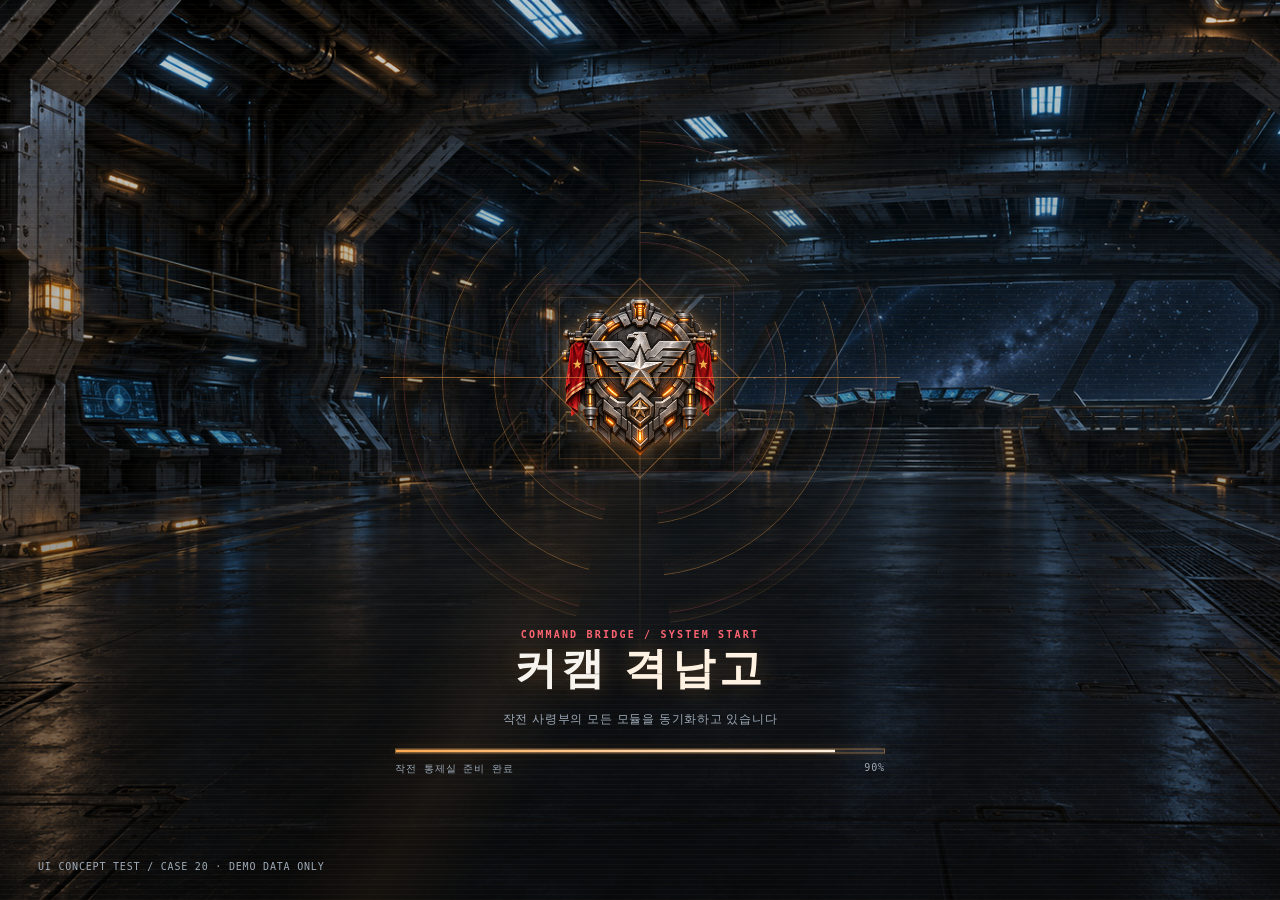
<file: Launcher/ui-hub/index.html>
<!doctype html>
<html lang="ko">
<head>
  <meta charset="utf-8">
  <meta name="viewport" content="width=device-width, initial-scale=1">
  <meta name="color-scheme" content="dark">
  <title>커캠 격납고 · UI 콘셉트 테스트</title>
  <link rel="stylesheet" href="ui.css">
  <link rel="stylesheet" href="hub-features.css">
  <link rel="stylesheet" href="ui-refinements.css">
  <link rel="stylesheet" href="ui-corrections.css">
  <link rel="stylesheet" href="ui-usability.css">
  <script src="ui.js" defer></script>
  <script src="hub-features.js" defer></script>
</head>
<body data-theme="terran" class="is-booting">
  <div class="grain" aria-hidden="true"></div>

  <div class="boot" id="boot" role="status" aria-label="시작 연출">
    <div class="boot-work-toolbar" id="bootWorkToolbar" hidden>
      <button type="button" id="bootBrowse" class="tiny-ghost">둘러보기</button>
    </div>
    <div class="boot-scene" aria-hidden="true">
      <div class="boot-halo halo-a"></div>
      <div class="boot-halo halo-b"></div>
      <div class="boot-halo halo-c"></div>
      <div class="boot-beam"></div>
      <div class="boot-crest"><span id="bootGlyph">⌬</span></div>
      <div class="boot-corners"></div>
    </div>
    <div class="boot-center">
      <div class="eyebrow" id="bootKind">TACTICAL COMMAND / INITIALIZATION</div>
      <div class="boot-headline">커캠 <span>격납고</span></div>
      <div class="boot-subhead" id="bootDescription">작전 통제 시스템을 동기화하고 있습니다</div>
      <div class="boot-progress-rail"><div id="bootProgress" class="boot-progress-fill"></div></div>
      <div class="boot-data">
        <span id="bootStep">서브시스템 연결 중</span>
        <span id="bootPercent">00%</span>
      </div>
      <div id="bootWorkAmount" class="boot-work-amount" hidden></div>
      <div id="bootWorkOverall" class="boot-work-overall" hidden>전체 작업 · 진행 중</div>
      <button type="button" id="bootWorkCancel" class="boot-work-cancel" hidden>작업 중단</button>
    </div>
    <div class="boot-bottom">
      <span>UI CONCEPT TEST / CASE 20 · DEMO DATA ONLY</span>
      <button type="button" id="skipBoot" class="tiny-ghost">시작 연출 건너뛰기 <span>↗</span></button>
    </div>
  </div>

  <div class="app" id="app">
    <header class="titlebar">
      <div class="drag-zone" id="dragZone" title="드래그해서 창 이동">
        <span class="top-mark">⬡</span>
        <span class="top-product">커캠 <b>격납고</b></span>
        <span class="top-divider"></span>
        <span class="top-subtext" id="topProductCaption">TACTICAL OPERATIONS / C20</span>
      </div>
      <div class="titlebar-actions">
        <span class="build-flag"><span class="live-dot"></span> UI TEST BUILD</span>
        <button type="button" id="replayBoot" class="top-tool" title="시작 연출 다시 보기" aria-label="시작 연출 다시 보기">↻</button>
        <button type="button" id="minimizeApp" class="window-tool" title="최소화" aria-label="최소화">—</button>
        <button type="button" id="maximizeApp" class="window-tool" title="최대화" aria-label="최대화">□</button>
        <button type="button" id="closeApp" class="window-tool close" title="닫기" aria-label="닫기">×</button>
      </div>
    </header>

    <aside class="sidebar">
      <div class="sidebar-logo">
        <div class="brand-symbol"><span id="brandGlyph">⌬</span><div class="orbit-line"></div></div>
        <div class="logo-copy"><span class="over-title" id="brandOverline">UNITED COMMAND</span><strong>커캠 격납고</strong><small id="brandSubline">CAMPAIGN OPERATIONS</small></div>
      </div>
      <div class="side-quick-actions" role="group" aria-label="바로가기">
        <button type="button" id="sideYoutubeButton" class="side-quick-button" title="DEAD SIGNAL CINEMA 유튜브" aria-label="유튜브 채널 열기"><svg viewBox="0 0 24 24" aria-hidden="true" fill="none" stroke="currentColor" stroke-width="1.7" stroke-linejoin="round"><rect x="2" y="5" width="20" height="14" rx="4"/><path d="m10 9 5 3-5 3z"/></svg></button>
        <button type="button" id="sideNotificationsButton" class="side-quick-button" title="격납고 알림" aria-label="알림 열기"><svg viewBox="0 0 24 24" aria-hidden="true" fill="none" stroke="currentColor" stroke-width="1.7" stroke-linecap="round"><path d="M18 8a6 6 0 0 0-12 0c0 7-3 7-3 9h18c0-2-3-2-3-9ZM10 21h4"/></svg><span id="sidebarNotificationCount" class="side-quick-count" hidden></span></button>
        <button type="button" id="sideSupportButton" class="side-quick-button" title="모더·후원" aria-label="모더 후원 탭 열기"><svg viewBox="0 0 24 24" aria-hidden="true" fill="none" stroke="currentColor" stroke-width="1.7" stroke-linecap="round"><path d="M12 21s-9-5.7-9-11.5a5.1 5.1 0 0 1 9-3.2 5.1 5.1 0 0 1 9 3.2C21 15.3 12 21 12 21z"/></svg></button>
      </div>
      <div class="side-group-title archive-caption"><span>01</span> <span>아카이브</span><span class="side-rule"></span></div>
      <nav class="archive-nav section-nav" aria-label="아카이브">
        <button type="button" class="nav-link is-active" data-view="archive">
          <span class="nav-icon">◈</span><span>아카이브</span>
        </button>
      </nav>
      <div class="side-group-title operations-caption"><span>02</span> <span>작전 메뉴</span><span class="side-rule"></span></div>
      <nav class="side-nav" aria-label="작전 메뉴">
        <button type="button" class="nav-link nav-campaign" data-view="all" title="설치된 모든 캠페인">
          <span class="nav-icon">▤</span><span class="nav-label"><span class="nav-short">모든</span><span class="nav-long"> 캠페인</span></span>
        </button>
        <button type="button" class="nav-link nav-campaign" data-view="wol" title="자유의 날개 캠페인">
          <span class="nav-icon">▣</span><span class="nav-label"><span class="nav-short">자날</span><span class="nav-long"> 캠페인</span></span>
        </button>
        <button type="button" class="nav-link nav-campaign" data-view="hots" title="군단의 심장 캠페인">
          <span class="nav-icon">◈</span><span class="nav-label"><span class="nav-short">군심</span><span class="nav-long"> 캠페인</span></span>
        </button>
        <button type="button" class="nav-link nav-campaign" data-view="lotv" title="공허의 유산 캠페인">
          <span class="nav-icon">◇</span><span class="nav-label"><span class="nav-short">공유</span><span class="nav-long"> 캠페인</span></span>
        </button>
        <button type="button" class="nav-link nav-campaign" data-view="nova" title="노바 비밀 작전 캠페인">
          <span class="nav-icon">✧</span><span class="nav-label"><span class="nav-short">노바</span><span class="nav-long"> 캠페인</span></span>
        </button>
        <button type="button" class="nav-link nav-campaign" data-view="dedicated" title="전용 캠페인">
          <span class="nav-icon">✦</span><span class="nav-label"><span class="nav-short">전용</span><span class="nav-long"> 캠페인</span></span>
        </button>
      </nav>

      <div class="sidebar-graphic" aria-hidden="true">
        <div class="radar-ring r1"></div><div class="radar-ring r2"></div><div class="radar-ring r3"></div>
        <div class="radar-symbol" id="radarGlyph">✧</div>
        <div class="radar-pulse"></div>
        <div class="radar-coordinates">SECTOR 07 / KO-RE</div>
      </div>

      <div class="side-group-title themes-caption"><span>03</span><span>화면 테마</span><span class="side-rule"></span></div>
      <div class="theme-switcher" role="group" aria-label="화면 테마 선택">
        <button type="button" class="theme-option is-active" data-set-theme="terran" aria-label="테란"><span class="theme-emblem" aria-hidden="true"><img src="assets/faction-identity/terran.png" alt=""></span><small>테란</small></button>
        <button type="button" class="theme-option" data-set-theme="protoss" aria-label="프로토스"><span class="theme-emblem" aria-hidden="true"><img src="assets/faction-identity/protoss.png" alt=""></span><small>프로토스</small></button>
        <button type="button" class="theme-option" data-set-theme="zerg" aria-label="저그"><span class="theme-emblem" aria-hidden="true"><img src="assets/faction-identity/zerg.png" alt=""></span><small>저그</small></button>
        <button type="button" class="theme-option" data-set-theme="nova" aria-label="노바"><span class="theme-emblem" aria-hidden="true"><img src="assets/faction-identity/nova.png" alt=""></span><small>노바</small></button>
      </div>
      <button type="button" class="nav-link layout-nav-link" data-view="custom" title="화면 요소·색상 자유 편집">
        <span class="nav-icon">▦</span><span class="nav-full-label">커스텀 편집</span><span class="nav-mini-label">편집</span>
      </button>
      <div class="side-group-title settings-caption"><span>04</span><span>환경설정</span><span class="side-rule"></span></div>
      <nav class="settings-nav section-nav" aria-label="환경설정">
        <button type="button" class="nav-link" data-view="settings">
          <span class="nav-icon">⚙</span><span class="nav-full-label">환경 설정</span><span class="nav-mini-label">설정</span>
        </button>
      </nav>
      <div class="sidebar-foot">
        <div class="side-telemetry"><span class="live-dot"></span> <span id="systemStatus">모든 시스템 준비</span><b>ONLINE</b></div>
        <small>시각·조작 테스트 전용<br>게임 및 설치 데이터 변경 없음</small>
      </div>
    </aside>

    <main class="workspace" id="workspace">
      <div class="workspace-header">
        <div>
          <div class="eyebrow section-eyebrow" id="sectionEyebrow">TACTICAL ARCHIVE / CAMPAIGN DIRECTORY</div>
          <h1 id="workspaceTitle">캠페인 보관함 <span>작전 통제실</span></h1>
          <p id="workspaceSubtitle">커스텀 캠페인을 빠르게 찾고 비교하는 미래형 격납고 UI 시안입니다.</p>
        </div>
        <div class="header-stats">
          <div><small>클리어</small><strong id="statTotal">0<span>개</span></strong></div>
          <div><small>총 플레이 시간</small><strong id="statPlayTime">0.0<span>시간</span></strong></div>
          <div><small>설치 예시</small><strong id="statInstalled">05<span>개</span></strong></div>
          <div class="network-readout"><small>격납고 연결</small><strong><span class="live-dot" aria-hidden="true"></span> 정상</strong></div>
        </div>
      </div>
      <div class="activation-readout" id="activationReadout" aria-live="polite" hidden>
        <span><b>현재 적용</b> <strong id="activeCampaignName">확인 중</strong></span>
        <span><b>직전 적용</b> <strong id="previousCampaignName">확인 중</strong></span>
      </div>

      <section class="archive-embed" id="archiveEmbed" hidden aria-label="실제 커스텀 캠페인 아카이브">
        <div class="archive-embed-toolbar">
          <div class="archive-embed-heading"><span class="live-dot"></span><strong>커스텀 캠페인 아카이브</strong><small>실제 사이트 · 격납고 설치 연동</small></div>
          <div class="archive-embed-actions" aria-label="아카이브 탐색">
            <button type="button" data-archive-action="back" title="뒤로">뒤로</button>
            <button type="button" data-archive-action="home" title="아카이브 홈">홈</button>
            <button type="button" data-archive-action="reload" title="새로고침">새로고침</button>
            <button type="button" data-archive-action="external" title="브라우저로 열기">외부 브라우저</button>
            <button type="button" data-view="wol" title="설치된 자날 캠페인 보기">내 캠페인</button>
          </div>
        </div>
        <div class="archive-embed-frame" id="archiveMount" role="group" aria-label="기존 캠페인 아카이브 웹페이지">
          <div class="archive-loading"><span class="live-dot"></span>실제 아카이브를 연결하는 중입니다.</div>
        </div>
      </section>

      <section class="hero" id="hero" aria-label="선택한 캠페인">
        <div class="hero-image" id="heroImage"></div>
        <div class="hero-field" aria-hidden="true">
          <div class="hero-lens lens-1"></div>
          <div class="hero-lens lens-2"></div>
          <div class="crosshair">╋</div>
        </div>
        <div class="hero-topline"><span class="accent-square"></span><span id="heroKicker">FEATURED CAMPAIGN</span><span class="hero-number">C20 / 001</span></div>
        <div class="hero-copy">
          <span class="hero-tag" id="heroTag">선택된 작전</span>
          <h2 id="heroTitle">레볼라이트</h2>
          <p id="heroDescription">작전 설명을 불러오는 중입니다.</p>
          <div class="hero-meta"><span>◈ 한국어 지원</span><span id="heroCategory">자날</span><span id="heroState">설치 예시</span><span id="heroUpdateBadge" class="update-indicator" hidden>업데이트</span></div>
        </div>
        <div class="focus-stack">
        <div class="focus-details" id="focusDetails" aria-label="집중형 캠페인 상세 정보">
          <div><small>제작자</small><strong id="focusAuthor">—</strong></div>
          <div><small>분류</small><strong id="focusCategory">—</strong></div>
          <div><small>설치 상태</small><strong id="focusInstalled">—</strong></div>
        </div>
        <div class="hero-records">
          <div class="hero-missions"><small>완료 임무</small><strong id="focusMissions">—</strong></div>
          <div id="heroPlayTime" class="hero-play-time" aria-live="polite"><small>플레이 시간</small><strong>기록 없음</strong></div>
        </div>
        </div>
        <div class="hero-side-index"><span id="heroSideCaption">ARCHIVE / OPERATIONAL DATA</span> <span id="heroIndex">01—12</span></div>
        <div class="hero-bottomline"><span class="scan-light"></span><span>CAMPAIGN DATA LINK ESTABLISHED</span><span>NO LIVE GAME CONNECTION</span></div>
      </section>

      <section class="action-strip" aria-label="선택된 캠페인 작업 · 빈 영역에서 우클릭 또는 메뉴 키로 숨긴 버튼 복원" tabindex="0" title="빈 영역을 우클릭하면 숨긴 작업 버튼을 다시 표시할 수 있습니다.">
        <button class="action-button action-primary" id="launchButton" type="button" aria-label="캠페인 적용" title="캠페인 적용"><span class="action-icon">▶</span><span class="action-label-full" id="primaryActionText">캠페인 적용</span><span class="action-label-compact" id="primaryActionShort" aria-hidden="true">적용</span><small>테스트 안내</small></button>
        <button class="action-button" id="installButton" type="button" aria-label="설치·관리" title="설치·관리"><span class="action-icon">⇩</span><span class="action-label-full">설치·관리</span><span class="action-label-compact" aria-hidden="true">관리</span><small>테스트 안내</small></button>
        <button class="action-button" id="detailButton" type="button" aria-label="상세 정보 보기" title="상세 정보 보기"><span class="action-icon">▤</span><span class="action-label-full">상세 정보 보기</span><span class="action-label-compact" aria-hidden="true">정보</span></button>
        <button class="action-button" id="screenshotButton" type="button" aria-label="스크린샷 관리" title="스크린샷 관리"><span class="action-icon"></span><span class="action-label-full">스크린샷 관리</span><span class="action-label-compact" aria-hidden="true">스샷</span></button>
        <button class="action-button" id="reviewButton" type="button" aria-label="리뷰 달기" title="리뷰 달기"><span class="action-icon">▤</span><span class="action-label-full">리뷰 달기</span><span class="action-label-compact" aria-hidden="true">리뷰</span></button>
        <button class="action-button" id="recommendButton" type="button" aria-label="추천" title="추천"><span class="action-icon">☆</span><span class="action-label-full">추천</span><span class="action-label-compact" aria-hidden="true">추천</span></button>
        <button class="action-button" id="importZipButton" type="button" aria-label="ZIP 가져오기" title="ZIP 가져오기"><span class="action-icon">⇧</span><span class="action-label-full">ZIP 가져오기</span><span class="action-label-compact" aria-hidden="true">ZIP</span></button>
        <span class="action-rail-label"><b id="actionCaption">QUICK OPERATIONS</b> <span>↘</span></span>
      </section>

      <section class="catalog-panel" id="catalogPanel">
        <div class="catalog-toolbar">
          <div class="catalog-heading"><div class="eyebrow" id="catalogEyebrow">MISSION DATABASE / INDEX</div><h3 id="catalogTitle">캠페인 목록 <span id="resultCount">12</span></h3></div>
          <div class="toolbar-inputs">
            <button id="favoriteButton" class="catalog-favorites" type="button" aria-label="즐겨찾기만 보기" title="즐겨찾기만 보기" aria-pressed="false">☆</button>
            <div class="search-with-hidden"><label class="search-field" for="campaignSearch"><span class="search-icon" aria-hidden="true"><svg viewBox="0 0 24 24" fill="none" stroke="currentColor" stroke-width="1.8" stroke-linecap="round"><circle cx="10.5" cy="10.5" r="6.5"/><path d="m15.6 15.6 5 5"/></svg></span><input id="campaignSearch" type="search" autocomplete="off" placeholder="캠페인 이름 · 제작자 검색" aria-label="캠페인 검색"><kbd>/</kbd></label>
            <button id="showHiddenCampaigns" class="catalog-hidden-toggle" type="button" aria-pressed="false" aria-label="숨긴 캠페인 보기" title="숨긴 캠페인 보기"><svg viewBox="0 0 24 24" aria-hidden="true" fill="none" stroke="currentColor" stroke-width="1.8" stroke-linecap="round" stroke-linejoin="round"><path d="M2 12s3.7-6.5 10-6.5S22 12 22 12s-3.7 6.5-10 6.5S2 12 2 12Z"/><circle cx="12" cy="12" r="2.8"/></svg><span id="hiddenCampaignCount" class="catalog-hidden-count" hidden>0</span></button>
            </div>
            <label class="select-field" id="categoryFilter"><span>분류</span><select id="campaignCategory" aria-label="캠페인 분류"><option value="all">전체</option><option value="자날">자날</option><option value="군심">군심</option><option value="공유">공유</option><option value="노바">노바</option><option value="전용">전용</option></select></label>
            <label class="select-field"><span>정렬</span><select id="sortCampaigns" aria-label="정렬"><option value="playtime">플레이 시간순</option><option value="name">이름순</option><option value="popular">인기순</option></select></label>
            <div class="view-mode" role="group" aria-label="목록 표시">
              <button id="gridMode" class="is-active" type="button" aria-label="격자 보기" title="격자 보기"><svg viewBox="0 0 24 24" fill="none" stroke="currentColor" stroke-width="1.8"><rect x="3" y="3" width="7" height="7" rx="1"/><rect x="14" y="3" width="7" height="7" rx="1"/><rect x="3" y="14" width="7" height="7" rx="1"/><rect x="14" y="14" width="7" height="7" rx="1"/></svg></button><button id="listMode" type="button" aria-label="목록 보기" title="목록 보기"><svg viewBox="0 0 24 24" fill="none" stroke="currentColor" stroke-width="1.8" stroke-linecap="round"><path d="M8 6h13M8 12h13M8 18h13"/><circle cx="4" cy="6" r="1"/><circle cx="4" cy="12" r="1"/><circle cx="4" cy="18" r="1"/></svg></button>
            </div>
          </div>
        </div>
        <div class="content-columns">
          <div class="campaign-list-region">
            <div id="campaignList" class="campaign-grid" aria-label="캠페인 목록"></div>
            <div id="emptyState" class="empty-state" hidden><span>⌕</span><strong>조건에 맞는 캠페인이 없습니다.</strong><p>검색어나 분류를 변경해 보세요.</p><button type="button" id="clearSearch">조건 초기화</button></div>
          </div>
          <aside class="detail-panel" id="detailPanel" aria-label="캠페인 상세 정보">
            <div class="detail-top"><span><span class="live-dot"></span> SELECTED OPERATION</span><span id="detailOrdinal">01 / 12</span></div>
            <div class="detail-art" id="detailArt"><span class="image-crosshair">⌖</span></div>
            <div class="detail-body">
              <div class="detail-category" id="detailCategory">자날 · 로그라이트</div>
              <h3 id="detailTitle">레볼라이트</h3>
              <p id="detailDescription">상세 설명을 불러오는 중입니다.</p>
              <dl class="detail-stats">
                <div><dt>제작</dt><dd id="detailAuthor">커뮤니티</dd></div>
                <div><dt>분류</dt><dd id="detailType">자날</dd></div>
                <div><dt>설치 상태</dt><dd id="detailInstalled">설치됨</dd></div>
              </dl>
              <div class="record-summary" id="recordSummary" aria-live="polite">
                <div><small>플레이 시간</small><strong id="recordPlayTime">0.0시간</strong></div>
                <div><small>완료 임무</small><strong id="recordMissions">기록 없음</strong></div>
                <button type="button" id="recordDetails">기록 상세</button>
              </div>
              <span id="detailUpdateBadge" class="update-indicator detail-update" hidden>업데이트 있음</span>
            </div>
          </aside>
        </div>
      </section>

      <section class="contact-grid" id="contactGrid" hidden aria-label="콘택트형 캠페인 화면">
        <section class="contact-cell contact-selected" data-contact-cell="detail" aria-label="선택 캠페인 상세">
          <div class="contact-heading"><span>SELECTED OPERATION</span><strong>상세 설명</strong></div>
          <div class="contact-selected-art" id="contactArt"></div>
          <h3 id="contactTitle">캠페인을 선택하세요</h3><p id="contactDescription"></p>
          <dl class="contact-facts"><div><dt>제작</dt><dd id="contactAuthor">—</dd></div><div><dt>구분</dt><dd id="contactType">—</dd></div><div><dt>플레이 시간</dt><dd id="contactPlayTime">—</dd></div></dl>
        </section>
        <section class="contact-cell" data-contact-cell="wol" aria-label="자날 캠페인"><div class="contact-heading"><span>WINGS OF LIBERTY</span><strong>자날</strong></div><div class="contact-items" data-contact-items="wol"></div></section>
        <section class="contact-cell" data-contact-cell="hots" aria-label="군심 캠페인"><div class="contact-heading"><span>HEART OF THE SWARM</span><strong>군심</strong></div><div class="contact-items" data-contact-items="hots"></div></section>
        <section class="contact-cell" data-contact-cell="lotv" aria-label="공유 캠페인"><div class="contact-heading"><span>LEGACY OF THE VOID</span><strong>공유</strong></div><div class="contact-items" data-contact-items="lotv"></div></section>
        <section class="contact-cell" data-contact-cell="nova" aria-label="노바 캠페인"><div class="contact-heading"><span>NOVA COVERT OPS</span><strong>노바</strong></div><div class="contact-items" data-contact-items="nova"></div></section>
        <section class="contact-cell" data-contact-cell="dedicated" aria-label="전용 캠페인"><div class="contact-heading"><span>DEDICATED CAMPAIGNS</span><strong>전용 캠페인</strong></div><div class="contact-items" data-contact-items="dedicated"></div></section>
      </section>

      <section class="settings-panel" id="settingsPanel" hidden aria-label="화면 및 격납고 설정">
        <div class="setting-title"><span class="eyebrow">CAMPAIGN HANGAR / DISPLAY OPTIONS</span><h2>화면 설정</h2><p id="settingExplanation">테마와 시각 효과를 조절합니다.</p></div>
        <section class="optimization-settings" aria-labelledby="optimizationTitle">
          <h3 id="optimizationTitle">최적화 설정</h3>
          <div class="optimization-options">
            <button type="button" id="optimizedMode" class="optimization-option" title="기존 WinForms 간편 화면으로 변경"><span class="optimization-glyph" aria-hidden="true">▤</span><strong>간편 UI</strong><small>기존 경량 화면</small></button>
            <button type="button" id="contrastToggle" class="optimization-option" aria-pressed="false"><span class="optimization-glyph" aria-hidden="true">◐</span><strong>고대비 켜기</strong><small>화면 가독성</small></button>
            <button type="button" id="workBrowseToggle" class="optimization-option" aria-pressed="false"><span class="optimization-glyph" aria-hidden="true">▣</span><strong>작업 진행: 전체 화면</strong><small>캠페인 작업의 진행 화면만 선택합니다. 테마 전환 로딩은 유지됩니다.</small></button>
            <button type="button" id="motionToggle" class="optimization-option" aria-pressed="false"><span class="optimization-glyph" aria-hidden="true">≋</span><strong>모션 줄이기</strong><small>애니메이션 최소화</small></button>
            <button type="button" id="themeVisibilityToggle" class="optimization-option" aria-pressed="false" title="왼쪽 테란·프로토스·저그·노바 테마 선택 영역을 숨깁니다. 화면 설정에서 다시 표시할 수 있습니다."><span class="optimization-glyph" aria-hidden="true">◫</span><strong>테마 버튼 숨기기</strong><small>왼쪽 테마 선택 영역 접기 · 다시 표시 가능</small></button>
            <button type="button" id="topSummaryToggle" class="optimization-option" aria-pressed="false" title="캠페인 썸네일 위의 제목·통계·적용 정보 영역을 접습니다. 화면 설정에서 다시 표시할 수 있습니다."><span class="optimization-glyph" aria-hidden="true">▱</span><strong>최상단 닫기</strong><small>썸네일 위 제목·통계 접고 공간 넓히기</small></button>
          </div>
        </section>
        <div class="setting-grid">
          <div class="setting-tile layout-setting-tile" id="layoutSettings" aria-label="테마별 레이아웃 설정"></div>
        </div>
        <section id="hostSettings" class="host-settings" aria-label="격납고 관리 설정">
          <h3>격납고 설정</h3>
          <div class="host-settings-grid">
            <div><small>스타크래프트 II</small><output id="hostGamePath">확인 중</output><button type="button" data-host-action="game">게임 경로 선택</button></div>
            <div><small>캠페인 보관소</small><output id="hostStoragePath">확인 중</output><button type="button" data-host-action="storage">보관소 변경</button></div>
            <div><small>ZIP 다운로드</small><output id="hostDownloadPath">확인 중</output><button type="button" data-host-action="downloads">다운로드 경로 변경</button></div>
          </div>
          <label><input type="checkbox" id="hostApplyConfirmation"> 캠페인 적용 전 확인창 표시</label>
          <label><input type="checkbox" id="hostAutoApply"> 설치 후 자동 적용</label>
          <label><input type="checkbox" id="hostAutoRemove"> 새 버전 적용 후 이전 버전 자동 삭제</label>
          <div class="host-setting-actions">
            <button type="button" data-host-action="site-refresh">사이트 목록 새로고침</button>
            <button type="button" data-host-action="update-check">앱 업데이트 확인</button>
            <button type="button" data-host-action="history">설치·다운로드 기록</button>
            <button type="button" data-host-action="bank">뱅크 폴더 관리</button>
          </div>
        </section>
      </section>
    </main>

    <footer class="statusbar">
      <div class="status-start"><span class="live-dot"></span><b id="statusTheme">TACTICAL UPLINK</b><span class="status-separator">/</span><span>CAMPAIGN HANGAR</span></div>
      <div class="status-middle"><span>CASE 20 · UI 콘셉트 검증</span><span id="statusMessage">카드를 선택하거나 검색해 보세요.</span></div>
      <div class="status-end"><span>TEST MODE · NO FILE CHANGES</span><span id="clock">--:--</span></div>
    </footer>
  </div>
  <section id="updateBanner" class="update-banner" hidden role="status" aria-label="격납고 업데이트">
    <div><strong>격납고 업데이트</strong><small id="updateBannerVersion"></small></div>
    <button type="button" id="updateBannerInstall">업데이트</button>
    <button type="button" id="updateBannerIgnore">무시</button>
  </section>
  <div class="toast" id="toast" role="status" aria-live="polite" hidden><span class="toast-icon">◆</span><span id="toastMessage"></span></div>
  <div id="recommendationBurst" class="recommendation-burst" aria-hidden="true" hidden></div>
  <div id="recommendationNotice" class="recommendation-notice" data-phase="working"
       role="status" aria-live="polite" aria-atomic="true" hidden>
    <div class="recommendation-notice-card">
      <div class="recommendation-orbit" aria-hidden="true">
        <span class="recommendation-orbit-outer"></span><span class="recommendation-orbit-inner"></span>
        <span id="recommendationGlyph" class="recommendation-orbit-glyph">⌬</span>
      </div>
      <span id="recommendationEyebrow" class="recommendation-notice-eyebrow">TACTICAL RECOMMENDATION</span>
      <strong id="recommendationHeadline" class="recommendation-notice-headline">추천 확인 중</strong>
      <p id="recommendationDescription" class="recommendation-notice-description">아카이브와 추천 상태를 확인하고 있습니다.</p>
      <span class="recommendation-notice-line" aria-hidden="true"></span>
    </div>
  </div>
  <div id="zipDropOverlay" class="zip-drop-overlay" aria-live="polite" hidden>
    <div class="zip-drop-card"><span aria-hidden="true">⇩</span><strong>캠페인 ZIP 설치·연결</strong>
      <small>파일을 놓으면 기존 설치 검사와 확인 절차가 시작됩니다</small></div>
  </div>
  <div id="cardContextMenu" class="card-context-menu" role="menu" hidden>
    <button type="button" role="menuitem" data-card-action="apply">적용</button>
    <button type="button" role="menuitem" data-card-action="manage">설치·관리</button>
    <button type="button" role="menuitem" data-card-action="detail">상세 정보 보기</button>
    <button type="button" role="menuitem" data-card-action="remove">삭제</button>
    <button type="button" role="menuitem" data-card-action="update">업데이트</button>
    <button type="button" role="menuitem" data-card-action="visibility">캠페인 숨기기</button>
  </div>
  <div id="actionContextMenu" class="card-context-menu quick-action-context-menu" role="menu"
    aria-label="작업 버튼 숨김 및 복원" hidden></div>
  <div class="manage-overlay" id="manageOverlay" hidden>
    <div class="manage-dialog" role="dialog" aria-modal="true" aria-labelledby="manageTitle">
      <div class="manage-dialog-heading"><span>CAMPAIGN OPERATIONS</span><button type="button" id="manageClose" aria-label="관리 패널 닫기">×</button></div>
      <div class="manage-dialog-intro">
        <div id="manageCover" class="manage-dialog-cover" role="img" aria-label="선택 캠페인 표지"></div>
        <div><small id="manageCategory">작전 정보</small><h2 id="manageTitle">선택된 캠페인</h2><p id="manageDescription"></p><strong id="manageState"></strong></div>
      </div>
      <div class="manage-actions">
        <button type="button" data-manage-action="install">설치</button>
        <button type="button" data-manage-action="update">업데이트</button>
        <button type="button" data-manage-action="remove">설치 제거</button>
        <button type="button" data-manage-action="versions">버전·폴더 관리</button>
        <button type="button" data-manage-action="link">캠페인 연결</button>
      </div>
      <section id="manageActionPanel" class="manage-action-panel" hidden>
        <div class="manage-action-panel-head"><span id="manageActionSymbol">◇</span><div><small>선택한 캠페인 관리</small><h3 id="manageActionTitle">관리 옵션</h3></div></div>
        <p id="manageActionHelp"></p>
        <div id="manageEmbeddedOptions" class="manage-embedded-options" hidden></div>
        <div class="manage-action-footer"><button type="button" id="manageActionBack">뒤로</button><button type="button" id="manageActionConfirm">옵션 열기</button></div>
      </section>
    </div>
  </div>
  <div id="layoutEditor" class="layout-editor" hidden aria-label="사용자 레이아웃 편집기"></div>
  <div id="recordOverlay" class="manage-overlay" hidden>
    <div class="manage-dialog record-dialog" role="dialog" aria-modal="true" aria-labelledby="recordTitle">
      <div class="manage-dialog-heading"><span>MISSION RECORDS</span><button type="button" id="recordClose" aria-label="플레이 기록 닫기">×</button></div>
      <h2 id="recordTitle">플레이 기록</h2>
      <div id="recordDetailsContent" class="record-details-content"></div>
      <div class="record-actions"><button type="button" id="recordBankLink">완료 기록 뱅크 연결</button><button type="button" id="recordNewRun">새 회차 확인</button></div>
      <div id="recordConfirm" class="record-confirm" hidden><p>새 회차로 확인하면 현재 뱅크를 새 기준으로 읽습니다. 기존 플레이 시간과 관측한 완료 기록은 보존됩니다.</p><button type="button" id="recordConfirmApply">새 회차 확인</button><button type="button" id="recordConfirmCancel">취소</button></div>
    </div>
  </div>
  <div id="busyOverlay" class="busy-overlay" role="status" aria-live="polite" hidden>
    <div class="busy-dialog"><span class="busy-orbit" aria-hidden="true"></span><strong id="busyTitle">캠페인 작업 중</strong><p id="busyElapsed">진행 시간 0초</p><small>기존 격납고의 안전한 처리 절차를 진행하고 있습니다.</small></div>
  </div>
</body>
</html>
</file>
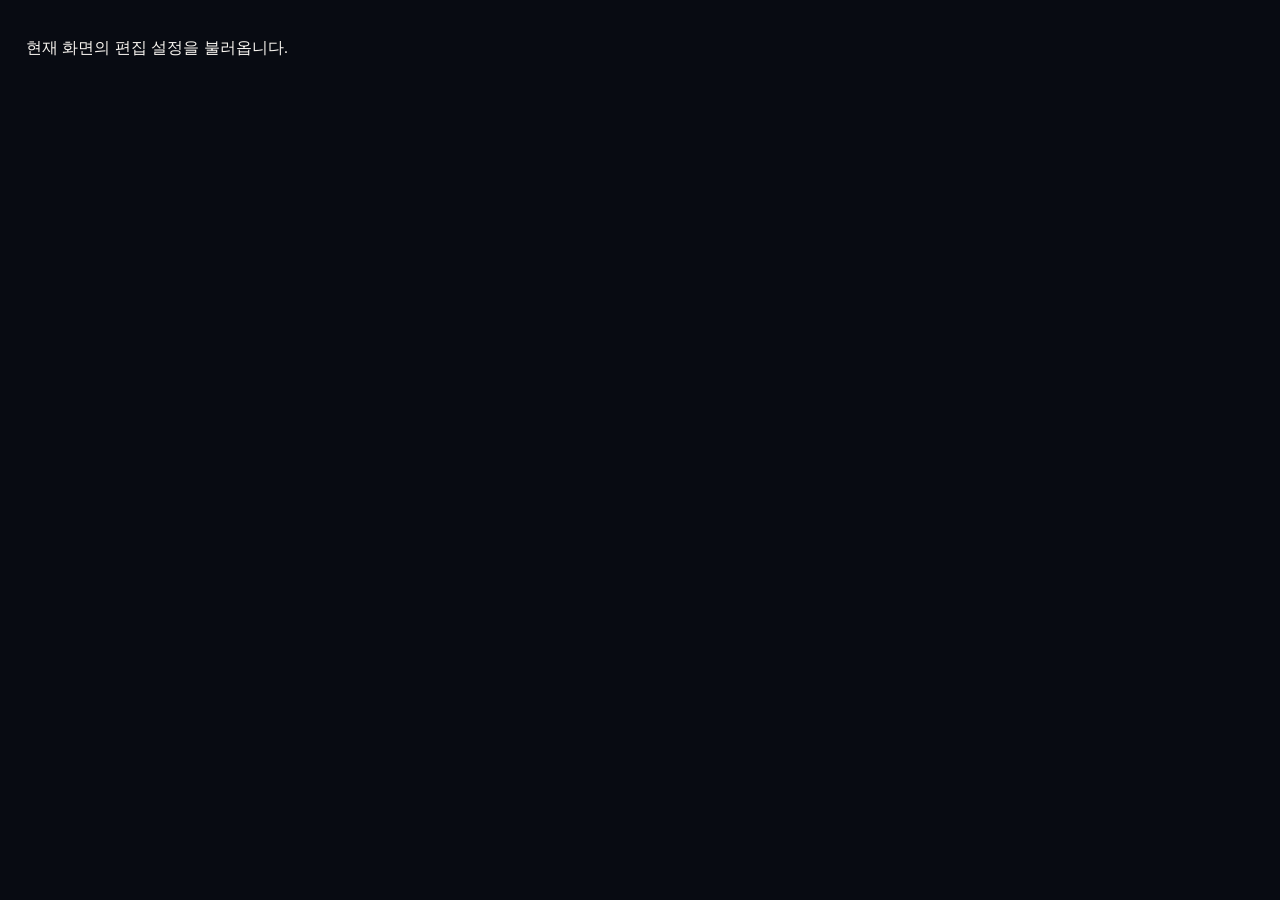
<file: Launcher/ui-hub/editor.html>
<!doctype html>
<html lang="ko">
<head>
  <meta charset="utf-8">
  <meta name="viewport" content="width=device-width,initial-scale=1">
  <meta name="color-scheme" content="dark">
  <meta http-equiv="Content-Security-Policy" content="default-src 'self'; style-src 'self' 'unsafe-inline'; script-src 'self' 'unsafe-inline'; img-src 'self'">
  <title>커스텀 편집 · 커캠 격납고</title>
  <link rel="stylesheet" href="ui.css">
  <link rel="stylesheet" href="hub-features.css">
  <link rel="stylesheet" href="ui-refinements.css">
  <link rel="stylesheet" href="ui-corrections.css">
  <link rel="stylesheet" href="ui-usability.css">
</head>
<body class="editor-window-page" data-theme="terran">
  <main id="editorContent" class="layout-editor" aria-label="커스텀 편집">
    <p>현재 화면의 편집 설정을 불러옵니다.</p>
  </main>
  <script>
  (function(){
    "use strict";
    var root=document.getElementById("editorContent"),bridge=window.chrome&&window.chrome.webview;
    function send(value){if(bridge)bridge.postMessage(JSON.stringify(value));}
    function field(node,preview){
      if(node.dataset.layoutField)send({action:"field",key:node.dataset.layoutField,value:node.value});
      else if(node.dataset.layoutRange)send({action:"range",key:node.dataset.layoutRange,value:node.value,preview:preview});
      else if(node.dataset.layoutColor)send({action:"color",key:node.dataset.layoutColor,value:node.value,preview:preview});
      else if(node.dataset.layoutText)send({action:"text",key:node.dataset.layoutText,value:node.value});
      else if(node.dataset.presetName)send({action:"preset-name",value:node.value});
      else if(node.id==="layoutAllThemes")send({action:"all",value:node.checked});
    }
    root.addEventListener("input",function(e){
      if(e.target.matches('[data-layout-range],[data-layout-color],[data-preset-name]'))field(e.target,true);
    });
    root.addEventListener("change",function(e){field(e.target,false);});
    root.addEventListener("click",function(e){
      var node=e.target.closest("[data-edit-action],[data-close-choice]");
      if(!node)return;
      if(node.dataset.closeChoice)send({action:"choice",value:node.dataset.closeChoice});
      else send({action:"button",value:node.dataset.editAction});
    });
    document.addEventListener("keydown",function(e){
      if(e.key==="Escape"){e.preventDefault();send({action:"close"});}
      if((e.ctrlKey||e.metaKey)&&!e.target.matches("input,select,textarea")){
        if(e.key.toLowerCase()==="z"){e.preventDefault();send({action:"button",value:e.shiftKey?"redo":"undo"});}
        if(e.key.toLowerCase()==="y"){e.preventDefault();send({action:"button",value:"redo"});}
      }
    });
    if(bridge){
      bridge.addEventListener("message",function(event){
        var state=event.data;if(!state||typeof state.html!=="string")return;
        document.body.dataset.theme=state.theme;
        Object.keys(state.colors||{}).forEach(function(key){document.body.style.setProperty(key,state.colors[key]);});
        var scroll=document.documentElement.scrollTop;
        root.innerHTML=state.html;
        document.documentElement.scrollTop=scroll;
        var confirm=root.querySelector("#layoutExitConfirm");
        if(confirm&&!confirm.hidden) {
          confirm.scrollIntoView({block:"center"});
          var yes=confirm.querySelector("[data-close-choice=yes]");if(yes)yes.focus();
        }
      });
      send({action:"ready"});
    }
  })();
  </script>
</body>
</html>
</file>
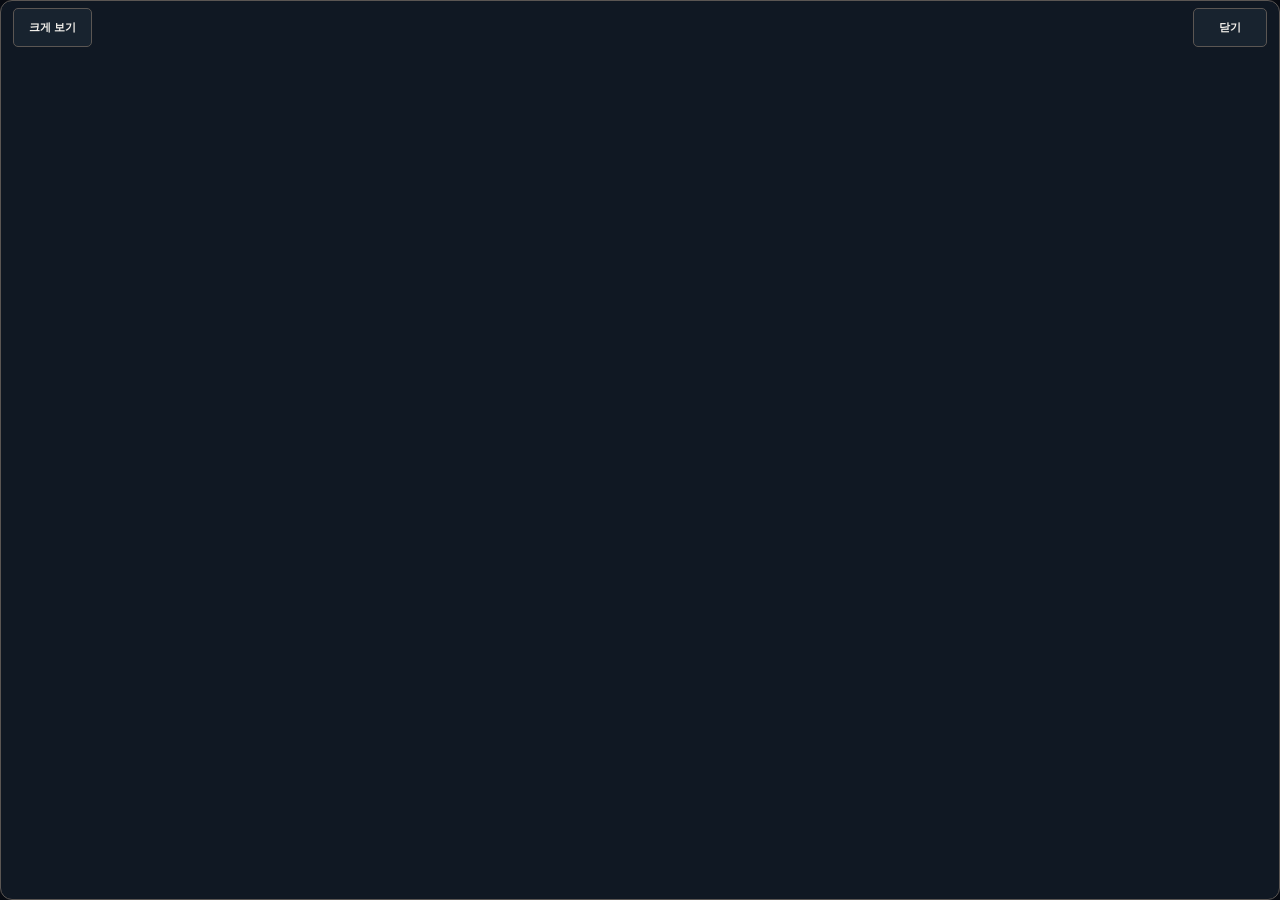
<file: Launcher/ui-hub/progress.html>
<!doctype html>
<html lang="ko">
<head>
  <meta charset="utf-8">
  <meta name="viewport" content="width=device-width,initial-scale=1">
  <meta http-equiv="Content-Security-Policy" content="default-src 'self'; style-src 'self' 'unsafe-inline'; script-src 'self' 'unsafe-inline'; img-src 'self'">
  <title>작업 진행 · 커캠 격납고</title>
  <link rel="stylesheet" href="ui.css">
  <link rel="stylesheet" href="hub-features.css">
  <link rel="stylesheet" href="ui-refinements.css">
  <link rel="stylesheet" href="ui-usability.css">
  <style>
    html,body{width:100%;height:100%;margin:0;overflow:hidden;background:var(--bg,#071018);}
    body .boot.progress-window{inset:0;background:var(--panel,#071018)!important;
      visibility:visible;opacity:1;border:1px solid var(--edge,#276477);box-sizing:border-box;
      border-radius:12px;overflow:hidden;}
    .progress-window::before,.progress-window::after{display:none;}
    body .boot.progress-window .boot-center{position:absolute;inset:0;width:100%!important;transform:none;
      max-height:none;height:100%;overflow:auto;padding:54px 18px 14px!important;}
    body .boot.progress-window .boot-headline{font-size:clamp(20px,5vw,30px)!important;}
    .progress-window .boot-subhead{overflow-wrap:anywhere;}
    .progress-toolbar{position:absolute;top:7px;left:12px;right:12px;z-index:5;
      display:flex;align-items:center;justify-content:space-between;gap:10px;pointer-events:none;}
    .progress-toolbar button{pointer-events:auto;white-space:nowrap;min-width:74px;
      border:1px solid var(--edge,#276477);border-radius:5px;background:var(--panel2,#11232c);
      color:var(--text,#d6e9ed);font-weight:600;}
    .progress-toolbar button:hover,.progress-toolbar button:focus-visible{
      border-color:var(--accent,#5bbac2);color:var(--accent-bright,#a2e4ea);}
    .progress-drag-area{flex:1;align-self:stretch;min-width:20px;min-height:30px;
      cursor:move;pointer-events:auto;touch-action:none;}
    .progress-drag-area:focus-visible{outline:2px solid var(--accent,#5bbac2);outline-offset:-2px;}
    @media(max-height:320px){
      body .boot.progress-window .boot-center{padding:36px 10px 10px!important;}
      .progress-window .eyebrow{display:none;}
      body .boot.progress-window .boot-headline{font-size:16px!important;line-height:1.2;}
      .progress-window .boot-subhead{font-size:10px;margin:4px 0 6px;}
      .progress-window .boot-progress-rail{height:5px!important;margin-top:6px!important;}
      body .boot.progress-window .boot-data{font-size:9px;margin-top:4px!important;}
      .progress-toolbar{top:4px;left:9px;right:9px;gap:6px;}
      .progress-toolbar .tiny-ghost{font-size:10px;padding:5px 8px;min-width:62px;}
      .progress-window .boot-work-amount{font-size:10px;padding-top:5px;}
      .progress-window .boot-work-overall{font-size:9px;padding-top:4px;}
      .progress-window .boot-work-cancel{font-size:10px;padding:4px 10px;margin-top:5px;}
    }
  </style>
</head>
<body data-theme="terran">
  <main class="boot is-work progress-window" role="status" aria-label="작업 진행">
    <div class="progress-toolbar" role="group" aria-label="진행창 조작">
      <button type="button" id="expandWork" class="tiny-ghost" title="전체 화면으로 보기">크게 보기</button>
      <div id="moveWork" class="progress-drag-area" title="드래그하여 진행창 이동" aria-label="진행창 이동 영역"></div>
      <button type="button" id="closeWork" class="tiny-ghost" title="작업은 계속 진행하고 진행창만 닫기">닫기</button>
    </div>
    <div id="progressContent"></div>
  </main>
  <script>
  (function(){
    "use strict";
    var bridge=window.chrome&&window.chrome.webview,root=document.getElementById("progressContent");
    if(!bridge)return;
    document.getElementById("expandWork").addEventListener("click",function(){bridge.postMessage("expand");});
    document.getElementById("closeWork").addEventListener("click",function(){bridge.postMessage("close");});
    document.getElementById("moveWork").addEventListener("pointerdown",function(e){
      if(e.button===0){e.preventDefault();bridge.postMessage("move");}
    });
    root.addEventListener("click",function(e){
      var button=e.target.closest("#bootWorkCancel");
      if(!button||button.disabled)return;
      button.disabled=true;button.textContent="중단 요청 중";bridge.postMessage("cancel");
    });
    bridge.addEventListener("message",function(e){
      var state=e.data;if(!state||typeof state.html!=="string")return;
      document.body.dataset.theme=state.theme;
      Object.keys(state.colors||{}).forEach(function(k){document.body.style.setProperty(k,state.colors[k]);});
      document.querySelector("main").classList.toggle("is-indeterminate",!!state.indeterminate);
      var old=root.querySelector(".boot-center"),scroll=old?old.scrollTop:0;
      root.innerHTML=state.html;
      root.querySelector(".boot-center").scrollTop=scroll;
      bridge.postMessage("rendered");
    });
    bridge.postMessage("ready");
  })();
  </script>
</body>
</html>
</file>
<file: Launcher/ui-hub/ui.css>
/* Campaign Hangar UI Lab. Independent demo skin: no real installation controls. */
* { box-sizing: border-box; }
html, body { margin: 0; width: 100%; height: 100%; overflow: hidden; }
button, select, input { font: inherit; }
button { cursor: pointer; }
body {
  font-family: "Malgun Gothic", "맑은 고딕", "Segoe UI", sans-serif;
  color: var(--text);
  background: var(--bg);
  -webkit-font-smoothing: antialiased;
  user-select: none;
}
body[data-theme="terran"] {
  --bg: #080b12; --panel: #101823; --panel2: #18232f; --accent: #ffa950;
  --accent-rgb: 255,169,80; --accent-bright: #fff2e2; --secondary: #ff6572;
  --secondary-rgb: 255,101,114; --text: #f7f4ef; --dim: #9eaab7;
  --edge: #5b5653; --edge-faint: #2c3541; --surface: #141d27;
  --hero-grading: linear-gradient(90deg,rgba(5,9,14,.99),rgba(12,17,24,.88) 44%,rgba(13,14,19,.25) 95%);
  --boot-image: url("assets/hangar.jpg");
}
body[data-theme="protoss"] {
  --bg: #050f21; --panel: #0a1e38; --panel2: #102b4a; --accent: #e0b65a;
  --accent-rgb: 224,182,90; --accent-bright: #ffe6a6; --secondary: #58bdff;
  --secondary-rgb: 88,189,255; --text: #eef5ff; --dim: #a6b9d2;
  --edge: #375572; --edge-faint: #1b314e; --surface: #0c2039;
  --hero-grading: linear-gradient(90deg,rgba(3,12,29,.99),rgba(6,23,47,.85) 49%,rgba(10,36,64,.18) 93%);
  --boot-image: url("assets/dark-story.webp");
}
body[data-theme="zerg"] {
  --bg: #0b0814; --panel: #1a1026; --panel2: #221331; --accent: #d16aff;
  --accent-rgb: 209,106,255; --accent-bright: #ffe9ff; --secondary: #b6f260;
  --secondary-rgb: 182,242,96; --text: #f8ecff; --dim: #bba4ca;
  --edge: #624073; --edge-faint: #382449; --surface: #1e122b;
  --hero-grading: linear-gradient(90deg, rgba(17,7,30,.99), rgba(27,9,35,.8) 46%, rgba(21,11,37,.23) 95%);
  --boot-image: url("assets/blackout.webp");
}
body[data-theme="nova"] {
  --bg: #050c11; --panel: #0b1a22; --panel2: #11262e; --accent: #39d8d0;
  --accent-rgb: 57,216,208; --accent-bright: #c4fff8; --secondary: #8edbd6;
  --secondary-rgb: 142,219,214; --text: #e7f6f5; --dim: #97b5b8;
  --edge: #2c646b; --edge-faint: #1a353c; --surface: #0e2028;
  --hero-grading: linear-gradient(90deg,rgba(5,9,14,.99),rgba(12,17,24,.88) 44%,rgba(13,14,19,.25) 95%);
  --boot-image: url("assets/freedom.webp");
}

::selection { background: rgba(var(--accent-rgb),.45); color: #fff; }
:focus-visible { outline: 2px solid var(--accent-bright); outline-offset: 3px; }
.grain {
  pointer-events:none; position:fixed; inset:0; z-index:19; opacity:.15;
  background: repeating-linear-gradient(0deg,transparent 0,transparent 3px,rgba(0,0,0,.26) 4px);
}
.app {
  position:relative; height:100vh; display:grid; overflow:hidden;
  grid-template-areas:"top top" "side main" "foot foot";
  grid-template-rows:62px minmax(0,1fr) 34px;
  grid-template-columns:246px minmax(0,1fr);
  border:0;
  background: radial-gradient(ellipse at 68% 0%,rgba(var(--accent-rgb),.07),transparent 58%),
              var(--bg);
}
.app::before {
  pointer-events:none; content:""; position:absolute; inset:62px 0 34px;
  background-image:linear-gradient(rgba(var(--accent-rgb),.04) 1px,transparent 1px),
                   linear-gradient(90deg,rgba(var(--accent-rgb),.04) 1px,transparent 1px);
  background-size:46px 46px;
  mask-image:linear-gradient(90deg,transparent,black 50%,transparent);
}
.titlebar {
  grid-area:top; z-index:8; display:flex; align-items:stretch; justify-content:space-between;
  border-bottom:1px solid rgba(var(--accent-rgb),.36);
  background:linear-gradient(180deg,rgba(21,44,59,.86),rgba(3,11,20,.98));
  box-shadow:inset 0 3px 0 rgba(var(--accent-rgb),.2),0 8px 26px rgba(0,0,0,.22);
}
.drag-zone { display:flex; align-items:center; gap:12px; flex:1; min-width:0; padding-left:25px; cursor:move; }
.top-mark { font-size:29px; color:var(--accent); text-shadow:0 0 19px var(--accent); font-weight:900; }
.top-product { font-size:19px; font-weight:900; letter-spacing:.05em; white-space:nowrap; }
.top-product b { color:var(--accent-bright); }
.top-divider {height:24px;width:1px;background:var(--edge);margin-left:6px;margin-right:2px}
.top-subtext { font-size:10px;letter-spacing:.25em;color:var(--dim);font-family:Consolas,monospace; }
.titlebar-actions { display:flex; align-items:center; gap:6px;padding-right:9px; }
.build-flag {
  font:10px Consolas,monospace; letter-spacing:.16em; color:var(--secondary);
  border:1px solid rgba(var(--secondary-rgb),.35); padding:7px 11px; margin-right:12px;
  background:rgba(var(--secondary-rgb),.065);
}
.live-dot { width:6px;height:6px;background:#75f2aa;border-radius:50%;display:inline-block;
  vertical-align:middle;box-shadow:0 0 9px rgba(99,255,176,.9); margin-right:6px;flex:none; }
.top-tool,.window-tool {
  border:1px solid transparent;background:transparent;color:var(--dim);
  height:32px;width:35px;font-size:17px;line-height:1;transition:background .18s,color .18s,border .18s;
}
.top-tool:hover,.window-tool:hover {color:var(--accent-bright);background:rgba(var(--accent-rgb),.12);border-color:var(--edge);}
.window-tool.close:hover {background:#8c2636;color:#fff;}
.sidebar {
  grid-area:side; z-index:3; min-height:0; display:flex;flex-direction:column;
  position:relative;overflow:hidden; padding:20px 14px 18px 15px;
  border-right:1px solid rgba(var(--accent-rgb),.34);
  background:linear-gradient(180deg,rgba(16,40,56,.81),rgba(4,15,26,.97) 38%,rgba(6,15,27,.96));
}
.sidebar::before {content:"";position:absolute;pointer-events:none;inset:0;
  background:repeating-linear-gradient(155deg,transparent 0 56px,rgba(var(--accent-rgb),.025) 57px 58px,transparent 59px 81px);}
.sidebar-logo {position:relative;z-index:1;display:flex;align-items:center;gap:10px;min-height:85px;
  padding:0 8px 16px;border-bottom:1px solid var(--edge-faint);}
.brand-symbol {position:relative;flex:none;display:grid;place-items:center;width:60px;height:60px;
  color:var(--accent-bright);font-size:37px;text-shadow:0 0 22px var(--accent);
  background:radial-gradient(circle,rgba(var(--accent-rgb),.19),transparent 68%);}
.orbit-line {position:absolute;inset:5px;border:1px solid rgba(var(--accent-rgb),.45);transform:rotate(45deg);
  box-shadow:0 0 14px rgba(var(--accent-rgb),.18),inset 0 0 13px rgba(var(--accent-rgb),.15)}
.logo-copy {display:flex;flex-direction:column;gap:3px;min-width:0}
.logo-copy strong {font-size:21px;white-space:nowrap;letter-spacing:-.05em}
.logo-copy small,.over-title {font:9px Consolas,monospace;letter-spacing:.17em;color:var(--dim);white-space:nowrap}
.over-title {color:var(--secondary);font-size:9px}
.side-group-title {display:flex;align-items:center;gap:8px;padding:27px 11px 12px;color:var(--dim);font-size:11px;font-weight:800;letter-spacing:.08em}
.side-group-title > span:first-child {color:var(--secondary);font:11px Consolas,monospace}
.side-rule {flex:1;border-top:1px solid var(--edge-faint);margin-left:3px}
.side-nav {display:flex;flex-direction:column;gap:7px;position:relative;z-index:2}
.nav-link {border:1px solid transparent;background:transparent;color:var(--dim);min-height:48px;
  display:flex;align-items:center;gap:12px;padding:0 13px;text-align:left;font-size:13px;font-weight:800;
  letter-spacing:-.03em;position:relative;transition:background .16s,border .16s,transform .16s,color .16s;}
.nav-link:hover {color:var(--text);border-color:rgba(var(--accent-rgb),.3);background:rgba(var(--accent-rgb),.09)}
.nav-link.is-active {color:var(--accent-bright);border-color:rgba(var(--accent-rgb),.6);
  background:linear-gradient(90deg,rgba(var(--accent-rgb),.22),rgba(var(--accent-rgb),.045));
  box-shadow:inset 3px 0 0 var(--accent),0 0 18px rgba(var(--accent-rgb),.065);}
.nav-link .nav-icon {width:24px;text-align:center;color:var(--accent);font-size:21px;line-height:1}
.nav-suffix {margin-left:auto;font:11px Consolas,monospace;border:1px solid var(--edge);padding:4px 6px;color:var(--dim)}
.sidebar-graphic {position:relative;margin:18px 9px 3px;height:134px;flex:none;overflow:hidden;
  border:1px solid rgba(var(--accent-rgb),.21);
  background:radial-gradient(ellipse at 50% 65%,rgba(var(--accent-rgb),.19),transparent 56%),rgba(0,0,0,.16);}
.radar-ring {position:absolute;border:1px solid rgba(var(--accent-rgb),.26);border-radius:50%;top:50%;left:50%;transform:translate(-50%,-50%);}
.radar-ring.r1 {height:56px;width:56px}.radar-ring.r2 {height:104px;width:104px}.radar-ring.r3 {height:170px;width:170px}
.radar-ring.r2::before {content:"";position:absolute;inset:-5px;border-top:2px solid var(--accent);border-radius:50%;animation:spin 10s linear infinite}
.radar-symbol {position:absolute;top:29%;width:100%;text-align:center;font-size:44px;color:var(--accent-bright);text-shadow:0 0 20px var(--accent);animation:float 4s ease-in-out infinite;}
.radar-coordinates {position:absolute;bottom:9px;left:12px;right:12px;text-align:center;letter-spacing:.17em;color:var(--dim);font:9px Consolas,monospace}
.radar-pulse {position:absolute;top:50%;left:50%;height:1px;width:100%;background:linear-gradient(90deg,transparent,var(--accent),transparent);transform:translate(-50%,-50%) rotate(-27deg);opacity:.4;}
.themes-caption {padding-top:14px}
.theme-switcher {display:grid;grid-template-columns:repeat(4,minmax(0,1fr));gap:5px;position:relative;z-index:2;margin:0 8px}
.theme-option {display:flex;flex-direction:column;align-items:center;justify-content:center;gap:3px;
  height:57px;background:rgba(5,14,24,.5);border:1px solid var(--edge-faint);color:var(--dim);}
.theme-option span {font:800 20px "Segoe UI",sans-serif;line-height:1}
.theme-option small {font-size:10px;letter-spacing:-.03em}
body[data-theme="terran"] .theme-option small,
body[data-theme="zerg"] .theme-option small,
body[data-theme="nova"] .theme-option small {
  font-size:9px;letter-spacing:-.07em;white-space:nowrap;
  transform:scale(.86);transform-origin:center;
}
.theme-option:hover {color:var(--text);border-color:var(--edge)}
.theme-option.is-active {color:var(--accent-bright);border-color:var(--accent);background:rgba(var(--accent-rgb),.1);box-shadow:inset 0 2px 0 var(--accent)}
.optimized-mode-link {
  z-index:2;display:flex;align-items:center;gap:9px;min-height:48px;
  border:1px solid rgba(var(--secondary-rgb),.38);background:rgba(var(--secondary-rgb),.06);
  color:var(--text);margin:11px 8px 0;padding:6px 9px;text-align:left;
  transition:background .17s,border-color .17s;
}
.optimized-mode-link:hover,.optimized-mode-link:focus-visible {
  border-color:var(--secondary);background:rgba(var(--secondary-rgb),.16);
}
.optimized-mode-link > span:first-child {font-size:24px;color:var(--secondary)}
.optimized-mode-link > span:nth-child(2) {display:flex;flex-direction:column;gap:2px;min-width:0}
.optimized-mode-link strong {font-size:11px;white-space:nowrap}
.optimized-mode-link small {font-size:9px;color:var(--dim);white-space:nowrap}
.optimized-arrow {margin-left:auto;font-size:15px;color:var(--secondary)}
.sidebar-foot {margin-top:auto;display:flex;flex-direction:column;gap:13px;position:relative;z-index:2;padding:15px 10px 0;border-top:1px solid var(--edge-faint)}
.side-telemetry {display:flex;align-items:center;color:var(--text);font-size:10px;gap:3px}
.side-telemetry b {margin-left:auto;color:#7dfab0;font:10px Consolas,monospace}
.sidebar-foot>small {font-size:10px;line-height:1.75;color:var(--dim)}
.workspace {grid-area:main;z-index:2;min-width:0;min-height:0;overflow:auto;overscroll-behavior:contain;
  padding:23px 26px 28px;scroll-behavior:smooth;scrollbar-color:var(--edge) var(--panel);scrollbar-width:thin}
.workspace::-webkit-scrollbar,.campaign-list-region::-webkit-scrollbar {width:7px}
.workspace::-webkit-scrollbar-thumb,.campaign-list-region::-webkit-scrollbar-thumb {background:var(--edge);border-radius:8px}
.workspace::-webkit-scrollbar-track,.campaign-list-region::-webkit-scrollbar-track {background:rgba(0,0,0,.2)}
.workspace-header {display:flex;align-items:end;justify-content:space-between;gap:18px;margin:0 0 18px}
.eyebrow {font:700 10px Consolas,monospace;letter-spacing:.22em;color:var(--secondary)}
.workspace-header h1 {font-size:29px;letter-spacing:-.055em;margin:8px 0 6px;line-height:1.22}
.workspace-header h1 span {font-size:15px;color:var(--dim);font-weight:500;letter-spacing:-.01em;margin-left:7px}
.workspace-header p {font-size:12px;color:var(--dim);margin:0;line-height:1.8}
.header-stats {display:flex;align-items:stretch;gap:5px}
.header-stats>div {min-width:90px;padding:8px 14px;border-left:1px solid var(--edge-faint);display:flex;flex-direction:column;gap:3px}
.header-stats small {font-size:10px;color:var(--dim);white-space:nowrap}
.header-stats strong {font:700 21px "Segoe UI",sans-serif;color:var(--accent-bright)}
.header-stats strong span {font-size:11px;font-family:"Malgun Gothic";margin-left:3px}
.header-stats .network-readout strong {color:#7ff2ba;font-size:14px}
.hero {position:relative;height:215px;overflow:hidden;border:1px solid rgba(var(--accent-rgb),.55);
  background:var(--panel);isolation:isolate;
  box-shadow:0 13px 40px rgba(0,0,0,.27),inset 0 0 0 2px rgba(var(--accent-rgb),.09)}
.hero::before,.hero::after {position:absolute;pointer-events:none;content:"";z-index:5;width:55px;height:15px;border-top:2px solid var(--accent)}
.hero::before {left:0;top:0;border-left:2px solid var(--accent)}.hero::after {right:0;bottom:0;transform:rotate(180deg);border-left:2px solid var(--accent)}
.hero-image {position:absolute;inset:0;background-position:center 44%;background-size:cover;
  transition:background-image .2s;filter:saturate(.9) brightness(.72);transform:scale(1.02)}
.hero-image::after {content:"";position:absolute;inset:0;background:var(--hero-grading)}
.hero-field {pointer-events:none;position:absolute;inset:0;z-index:2;overflow:hidden}
.hero-field::after {position:absolute;content:"";inset:0;background:var(--hero-grading)}
.hero-lens {position:absolute;border:1px solid rgba(var(--accent-rgb),.32);border-radius:50%;width:310px;height:310px;top:-66px;right:13%;box-shadow:0 0 65px rgba(var(--accent-rgb),.07),inset 0 0 60px rgba(var(--accent-rgb),.04);animation:spin 42s linear infinite}
.hero-lens.lens-2 {height:230px;width:230px;top:-26px;right:calc(13% + 40px);border-style:dashed;animation-direction:reverse;animation-duration:30s}
.crosshair {position:absolute;right:calc(13% + 122px);top:83px;font-size:26px;color:rgba(var(--accent-rgb),.7)}
.hero-topline,.hero-bottomline {z-index:6;position:absolute;left:22px;right:22px;display:flex;align-items:center;gap:8px;font:700 10px Consolas,monospace;letter-spacing:.13em}
.hero-topline {top:16px;color:var(--secondary)}.accent-square {background:var(--secondary);height:8px;width:8px;transform:rotate(45deg);box-shadow:0 0 9px var(--secondary)}
.hero-number {margin-left:auto;color:var(--dim)}
.hero-bottomline {bottom:7px;font:9px Consolas,monospace;color:var(--dim);border-top:1px solid rgba(var(--accent-rgb),.22);padding-top:7px}
.hero-bottomline span:last-child {margin-left:auto}
.scan-light {width:44px;height:2px;background:var(--accent);box-shadow:0 0 10px var(--accent);animation:beacon 3s ease-in-out infinite}
.hero-copy {position:relative;z-index:6;width:62%;padding:39px 24px 14px}
.hero-tag {display:inline-block;color:var(--accent-bright);background:rgba(var(--accent-rgb),.12);border:1px solid rgba(var(--accent-rgb),.42);font-size:10px;padding:4px 9px}
.hero-copy h2 {font-size:34px;letter-spacing:-.06em;line-height:1.16;margin:8px 0;color:#fff;text-shadow:0 2px 18px #000}
.hero-copy p {font-size:12px;color:#d0dce8;line-height:1.55;max-width:540px;min-height:0;max-height:38px;margin:0;
  display:-webkit-box;-webkit-line-clamp:2;-webkit-box-orient:vertical;overflow:hidden;text-shadow:0 2px 3px #000}
.hero-meta {display:flex;flex-wrap:wrap;gap:6px;margin-top:6px;font-size:10px}
.hero-meta span {background:rgba(0,0,0,.48);border:1px solid rgba(var(--accent-rgb),.25);padding:4px 7px}
.hero-side-index {position:absolute;right:18px;top:45px;writing-mode:vertical-rl;z-index:8;color:rgba(var(--accent-rgb),.76);font:9px Consolas,monospace;letter-spacing:.2em}
.hero-side-index span {margin-top:10px;color:var(--secondary)}
.action-strip {display:flex;align-items:stretch;flex-wrap:wrap;gap:9px;margin:13px 0 20px}
.hero[hidden],.action-strip[hidden] {display:none}
.action-button {height:48px;min-width:112px;border:1px solid var(--edge);background:var(--panel);color:var(--text);font-size:12px;font-weight:800;
  position:relative;padding:0 17px;transition:transform .12s,box-shadow .18s,border .18s;text-align:center}
.action-button:hover {transform:translateY(-2px);border-color:var(--accent);box-shadow:0 0 22px rgba(var(--accent-rgb),.18)}
.action-button:active {transform:translateY(1px)}
.action-button.action-primary {min-width:187px;color:var(--accent-bright);background:color-mix(in srgb,var(--accent) 10%,var(--panel));border-color:var(--accent);
  box-shadow:inset 0 0 0 1px rgba(255,255,255,.22),0 0 20px rgba(var(--accent-rgb),.19)}
.action-button .action-icon {font-size:17px;margin-right:8px;color:var(--accent)}
.action-primary .action-icon {color:#fff}
.action-button small {display:inline-block;font:9px "Malgun Gothic",sans-serif;color:var(--dim);margin-left:5px}
.action-rail-label {margin-left:auto;align-self:center;white-space:nowrap;font:9px Consolas,monospace;color:var(--dim);letter-spacing:.15em}
.action-rail-label span {color:var(--secondary);font-size:18px}
.catalog-panel {border:1px solid rgba(var(--accent-rgb),.32);background:linear-gradient(140deg,rgba(10,24,37,.95),rgba(3,12,22,.95));box-shadow:inset 0 1px 0 rgba(var(--accent-rgb),.13)}
.catalog-toolbar {display:flex;align-items:center;justify-content:space-between;gap:12px;padding:13px 15px;border-bottom:1px solid var(--edge-faint);}
.catalog-heading {min-width:160px}
.catalog-heading h3 {font-size:15px;line-height:1.2;margin:5px 0 0;letter-spacing:-.05em}
.catalog-heading h3 span {font:12px Consolas,monospace;color:var(--accent);margin-left:5px}
.toolbar-inputs {display:flex;align-items:center;gap:7px;flex:1;justify-content:flex-end;min-width:0}
.search-field {height:37px;display:flex;align-items:center;gap:8px;padding:0 10px;min-width:160px;width:min(35vw,315px);border:1px solid var(--edge);background:rgba(0,0,0,.24)}
.search-field span {font-size:25px;line-height:1;color:var(--accent)}
.search-field input {outline:none;border:0;background:transparent;color:var(--text);width:100%;min-width:0;min-height:24px;font-size:11px}
.search-field input::placeholder {color:#7e93a7}
.search-field:focus-within {border-color:var(--accent);box-shadow:0 0 0 1px rgba(var(--accent-rgb),.17)}
.search-field kbd {border:1px solid var(--edge);color:var(--dim);padding:1px 5px;font:10px Consolas,monospace}
.select-field {height:37px;display:flex;align-items:center;gap:7px;white-space:nowrap;border:1px solid var(--edge);background:rgba(0,0,0,.23);padding:0 7px}
.select-field span {color:var(--dim);font-size:10px}
.select-field select {border:none;outline:none;background:transparent;color:var(--text);font-size:11px;max-width:108px;min-width:70px;min-height:24px}
.select-field option {background:var(--panel);color:var(--text)}
.view-mode {display:flex;gap:3px}
.view-mode button {height:36px;width:34px;border:1px solid var(--edge);background:rgba(0,0,0,.23);color:var(--dim);font-size:20px}
.view-mode button.is-active {border-color:var(--accent);color:var(--accent-bright);background:rgba(var(--accent-rgb),.2)}
.content-columns {min-height:0;display:grid;grid-template-columns:minmax(0,1fr) 260px;gap:0}
.campaign-list-region {padding:13px;min-height:220px;max-height:366px;overflow:auto;scrollbar-width:thin;scrollbar-color:var(--edge) transparent}
.campaign-grid {display:grid;grid-template-columns:repeat(2,minmax(0,1fr));gap:10px}
.campaign-card {position:relative;display:flex;min-width:0;gap:10px;align-items:center;padding:7px;
  border:1px solid var(--edge-faint);background:linear-gradient(130deg,rgba(26,52,72,.6),rgba(10,20,36,.85));
  color:var(--text);text-align:left;min-height:92px;transition:border .16s,background .18s,transform .16s,box-shadow .16s}
.campaign-card::before {position:absolute;content:"";height:0;width:0;top:0;left:0;border-left:12px solid rgba(var(--accent-rgb),.1);border-bottom:12px solid transparent}
.campaign-card:hover {border-color:rgba(var(--accent-rgb),.8);transform:translateY(-1px);background:rgba(var(--accent-rgb),.13)}
.campaign-card.is-selected {border-color:var(--accent);background:linear-gradient(105deg,rgba(var(--accent-rgb),.19),rgba(var(--accent-rgb),.045));box-shadow:inset 2px 0 0 var(--accent),0 0 13px rgba(var(--accent-rgb),.15)}
.card-cover {width:105px;height:72px;flex:none;position:relative;overflow:hidden;background:var(--panel2);border:1px solid rgba(var(--accent-rgb),.22)}
.card-cover img {width:100%;height:100%;object-fit:cover;display:block;filter:saturate(.85) brightness(.9);transition:transform .24s}
.campaign-card:hover .card-cover img {transform:scale(1.09)}
.card-copy {min-width:0;display:flex;flex-direction:column;justify-content:center;gap:5px;flex:1}
.card-topline {display:flex;justify-content:space-between;align-items:center;gap:6px}
.card-name {overflow:hidden;text-overflow:ellipsis;white-space:nowrap;font-size:13px;font-weight:900}
.card-kind {font:9px Consolas,monospace;color:var(--dim);letter-spacing:.06em}
.card-info {overflow:hidden;text-overflow:ellipsis;white-space:nowrap;color:var(--dim);font-size:11px}
.card-endline {display:flex;align-items:center;gap:6px}
.card-status {border:1px solid rgba(var(--accent-rgb),.35);padding:2px 5px;color:var(--accent-bright);font-size:9px}
.card-status.not-installed {color:var(--dim);border-color:var(--edge-faint)}
.card-favorite {color:var(--secondary);font-size:14px;margin-left:auto}
.campaign-grid.as-list {grid-template-columns:1fr}
.campaign-grid.as-list .campaign-card {min-height:74px}
.campaign-grid.as-list .card-cover {width:90px;height:56px}
.campaign-grid.as-list .card-info {white-space:normal}
.empty-state {padding:42px 20px;text-align:center;color:var(--dim)}
.empty-state[hidden] {display:none}
.empty-state>span {display:block;font-size:40px;color:var(--accent)}
.empty-state strong {display:block;margin-top:8px;color:var(--text);font-size:14px}
.empty-state p {font-size:11px}
.empty-state button,.setting-tile button {border:1px solid var(--edge);background:rgba(var(--accent-rgb),.13);color:var(--text);padding:9px 16px;font-size:11px}
.detail-panel {border-left:1px solid rgba(var(--accent-rgb),.24);background:linear-gradient(180deg,rgba(var(--accent-rgb),.05),rgba(0,0,0,.14));display:flex;flex-direction:column;min-width:0}
.detail-top {display:flex;justify-content:space-between;align-items:center;padding:13px 12px;color:var(--dim);font:10px Consolas,monospace;letter-spacing:.08em}
.detail-art {height:116px;flex:none;position:relative;background-position:center;background-size:cover;
  box-shadow:inset 0 0 0 1px rgba(var(--accent-rgb),.4)}
.detail-art::after {position:absolute;content:"";inset:0;background:linear-gradient(0deg,rgba(0,0,0,.52),transparent 80%)}
.image-crosshair {position:absolute;right:8px;top:5px;font-size:21px;color:var(--accent-bright);z-index:1;text-shadow:0 0 6px #000}
.detail-body {padding:12px 15px;flex:0 0 auto}
.detail-category {font:9px Consolas,monospace;letter-spacing:.12em;color:var(--secondary)}
.detail-body h3 {font-size:19px;letter-spacing:-.06em;margin:5px 0 9px;line-height:1.3}
.detail-body p {font-size:10px;color:var(--dim);line-height:1.7;margin:0;min-height:58px}
.detail-stats {display:flex;flex-direction:column;gap:6px;margin:11px 0 0;border-top:1px solid var(--edge-faint);padding-top:10px}
.detail-stats div {display:flex;justify-content:space-between;gap:8px}
.detail-stats dt {font-size:10px;color:var(--dim)}
.detail-stats dd {font-size:10px;margin:0;color:var(--text);text-align:right}
.detail-bottom-action {border:1px solid var(--edge);margin:11px;color:var(--secondary);background:rgba(var(--secondary-rgb),.05);height:34px;font-size:11px;flex-shrink:0}
.detail-bottom-action:hover {border-color:var(--secondary);background:rgba(var(--secondary-rgb),.12)}
.settings-panel {border:1px solid var(--edge);padding:25px;background:var(--panel)}
.settings-panel[hidden],.catalog-panel[hidden] {display:none}
.setting-title h2 {font-size:25px;margin:8px 0}.setting-title p {font-size:12px;color:var(--dim)}
.setting-grid {display:grid;grid-template-columns:repeat(2,minmax(0,1fr));gap:13px;margin-top:21px}
.setting-tile {border:1px solid var(--edge-faint);padding:20px;background:rgba(0,0,0,.12)}
.setting-tile>span:first-child {font:10px Consolas,monospace;color:var(--secondary)}
.setting-tile strong {display:block;margin:9px 0;font-size:15px}
.setting-tile p {font-size:12px;color:var(--dim);min-height:38px;line-height:1.6}
.safety-chip {display:inline-block;color:#95f2ba;font-size:11px}
.statusbar {grid-area:foot;z-index:5;display:flex;align-items:center;justify-content:space-between;gap:14px;
  padding:0 20px;border-top:1px solid rgba(var(--accent-rgb),.4);
  background:linear-gradient(90deg,rgba(var(--accent-rgb),.11),rgba(3,10,19,.95) 33%,rgba(var(--accent-rgb),.08));font:9px Consolas,monospace;letter-spacing:.06em;color:var(--dim)}
.status-start,.status-middle,.status-end {display:flex;gap:12px;align-items:center;white-space:nowrap}
.status-start b {color:var(--accent-bright)}
.status-separator {color:var(--secondary)}
.status-middle #statusMessage {color:var(--accent-bright)}
.status-end #clock {font-size:11px;color:var(--text)}
.toast[hidden] {display:none}
.toast {z-index:40;position:fixed;bottom:60px;left:50%;transform:translateX(-50%);
  padding:14px 23px;display:flex;align-items:center;gap:12px;
  min-width:320px;max-width:min(90vw,640px);font-size:12px;
  background:linear-gradient(130deg,rgba(8,22,34,.98),rgba(18,35,50,.96));
  border:1px solid var(--accent);box-shadow:0 12px 50px #000b,0 0 23px rgba(var(--accent-rgb),.3);
  color:var(--text);animation:toastIn .2s ease-out both;}
.toast-icon {color:var(--accent);font-size:19px}

/* Distinct Terran command-bridge geometry */
body[data-theme="terran"] .titlebar {background:linear-gradient(180deg,#2c2522,#0b0e15 82%)}
body[data-theme="terran"] .sidebar {border-right:4px ridge var(--edge);
  background:linear-gradient(180deg,#1b2029,#0b1019 60%,#0a0d14);}
body[data-theme="terran"] .nav-link {clip-path:polygon(0 0,95% 0,100% 50%,95% 100%,0 100%)}
body[data-theme="terran"] .hero {clip-path:polygon(0 0,98.7% 0,100% 9%,100% 100%,0 100%)}
body[data-theme="terran"] .action-button {clip-path:polygon(0 0,94% 0,100% 26%,100% 100%,5% 100%,0 74%)}
body[data-theme="terran"] .workspace-header h1 {text-transform:none}
body[data-theme="terran"] .workspace-header h1::before {content:"//";margin-right:12px;color:var(--secondary);font:800 16px Consolas,monospace}
body[data-theme="terran"] .campaign-card.is-selected {box-shadow:inset 3px 0 0 var(--accent),0 0 14px rgba(var(--accent-rgb),.16)}

/* Protoss: wide warp gallery, centered crystal nav, luminous gold+cyan */
body[data-theme="protoss"] .app {
  grid-template-areas:"top" "side" "main" "foot";
  grid-template-columns:minmax(0,1fr);
  grid-template-rows:61px 83px minmax(0,1fr) 33px;
  border-color:rgba(255,216,143,.48);background:radial-gradient(ellipse at 50% -35%,rgba(0,142,255,.25),transparent 70%),#040e20;
}
body[data-theme="protoss"] .titlebar {background:linear-gradient(90deg,#091f39,#0a324d 54%,#07182e);
  border-bottom-color:rgba(var(--secondary-rgb),.52);box-shadow:inset 0 3px 0 rgba(var(--secondary-rgb),.5)}
body[data-theme="protoss"] .top-mark {color:var(--secondary)}
body[data-theme="protoss"] .sidebar {flex-direction:row;align-items:center;gap:20px;overflow:visible;padding:6px 28px;border-right:0;border-bottom:1px solid rgba(var(--secondary-rgb),.45);
  background:linear-gradient(180deg,rgba(14,38,69,.98),rgba(4,17,37,.99))}
body[data-theme="protoss"] .sidebar-logo {min-height:0;padding:0;border:0;min-width:245px}
body[data-theme="protoss"] .brand-symbol {width:46px;height:46px;font-size:33px;color:var(--secondary)}
body[data-theme="protoss"] .orbit-line {border-color:var(--secondary);transform:rotate(45deg)}
body[data-theme="protoss"] .logo-copy strong {font-size:19px}
body[data-theme="protoss"] .side-group-title,
body[data-theme="protoss"] .sidebar-graphic,
body[data-theme="protoss"] .sidebar-foot {display:none}
body[data-theme="protoss"] .side-nav {flex-direction:row;align-items:center;gap:4px;flex:1}
body[data-theme="protoss"] .nav-link {min-height:48px;padding:0 10px;justify-content:center;gap:7px;white-space:nowrap;font-size:12px}
body[data-theme="protoss"] .nav-link.is-active {border-color:rgba(var(--secondary-rgb),.7);box-shadow:inset 0 -3px 0 var(--secondary);color:#fff;background:rgba(var(--secondary-rgb),.11)}
body[data-theme="protoss"] .nav-link .nav-icon {color:var(--secondary)}
body[data-theme="protoss"] .nav-suffix {display:none}
body[data-theme="protoss"] .theme-switcher {width:170px;margin:0;gap:4px}
body[data-theme="protoss"] .theme-option {height:44px;padding:0}
body[data-theme="protoss"] .theme-option small {display:none}
body[data-theme="protoss"] .optimized-mode-link {min-width:128px;min-height:48px;margin:0;padding:5px 7px}
body[data-theme="protoss"] .optimized-mode-link small {display:none}
body[data-theme="protoss"] .workspace {padding:16px 30px 30px}
body[data-theme="protoss"] .workspace-header {margin-bottom:14px}
body[data-theme="protoss"] .workspace-header h1 {font-size:26px}
body[data-theme="protoss"] .hero {height:219px;clip-path:polygon(2% 0,98% 0,100% 15%,100% 88%,98% 100%,2% 100%,0 88%,0 15%);
  border-color:rgba(var(--secondary-rgb),.7);box-shadow:0 0 21px rgba(var(--accent-rgb),.19),inset 0 0 16px rgba(var(--secondary-rgb),.11)}
body[data-theme="protoss"] .hero-field .lens-1 {right:12%;border-color:rgba(var(--secondary-rgb),.5);height:420px;width:420px;top:-110px}
body[data-theme="protoss"] .hero-field .lens-2 {right:calc(12% + 52px);height:320px;width:320px;top:-58px}
body[data-theme="protoss"] .crosshair {right:calc(12% + 172px);color:var(--secondary)}
body[data-theme="protoss"] .hero-copy {padding-top:37px;padding-left:38px}
body[data-theme="protoss"] .hero-copy h2 {color:#ffefc1}
body[data-theme="protoss"] .hero-topline {left:40px}
body[data-theme="protoss"] .hero-bottomline {left:40px;right:40px}
body[data-theme="protoss"] .action-strip {justify-content:center;margin:12px 0 17px}
body[data-theme="protoss"] .action-button {clip-path:polygon(6% 0,94% 0,100% 50%,94% 100%,6% 100%,0 50%);border-color:var(--edge);height:44px;min-width:146px}
body[data-theme="protoss"] .action-button.action-primary {background:linear-gradient(120deg,rgba(var(--secondary-rgb),.5),rgba(var(--secondary-rgb),.18));border-color:var(--secondary)}
body[data-theme="protoss"] .action-rail-label {display:none}
body[data-theme="protoss"] .catalog-panel {border-color:rgba(var(--secondary-rgb),.35);background:linear-gradient(160deg,rgba(8,28,56,.95),rgba(4,14,32,.99))}
body[data-theme="protoss"] .catalog-toolbar {border-bottom-color:rgba(var(--secondary-rgb),.2)}
body[data-theme="protoss"] .content-columns {grid-template-columns:minmax(0,1fr) 258px}
body[data-theme="protoss"] .campaign-card {background:rgba(8,42,73,.68);border-color:rgba(var(--accent-rgb),.29)}
body[data-theme="protoss"] .campaign-card.is-selected {border-color:var(--secondary);box-shadow:0 0 18px rgba(var(--secondary-rgb),.2);background:rgba(var(--secondary-rgb),.09)}
body[data-theme="protoss"] .detail-top {color:var(--secondary)}

/* Zerg: biomorphic command hive, asymmetric panels and lime confirmation */
body[data-theme="zerg"] .app {grid-template-columns:205px minmax(0,1fr);border-color:#794482;
  background:radial-gradient(circle at 13% 40%,rgba(137,32,127,.17),transparent 45%),
             radial-gradient(ellipse at 95% 6%,rgba(198,93,30,.12),transparent 45%),#0c0713}
body[data-theme="zerg"] .titlebar {border-bottom:2px solid rgba(var(--accent-rgb),.5);background:linear-gradient(90deg,#2a132c,#140b20 60%,#26132e)}
body[data-theme="zerg"] .top-mark {transform:rotate(-15deg);color:var(--secondary)}
body[data-theme="zerg"] .sidebar {padding-left:9px;padding-right:10px;border-right:1px solid rgba(var(--accent-rgb),.58);
  background:radial-gradient(circle at 0 32%,rgba(171,32,126,.22),transparent 60%),linear-gradient(110deg,#27152b,#110c19 85%)}
body[data-theme="zerg"] .sidebar::after {content:"";position:absolute;right:-7px;top:0;bottom:0;width:12px;opacity:.58;
  background:repeating-linear-gradient(180deg,var(--accent) 0 16px,transparent 16px 35px);filter:blur(3px)}
body[data-theme="zerg"] .sidebar-logo {flex-direction:column;align-items:center;gap:1px;min-height:148px;justify-content:center}
body[data-theme="zerg"] .brand-symbol {font-size:55px;width:77px;height:70px;color:var(--accent);filter:drop-shadow(0 0 13px rgba(var(--accent-rgb),.62))}
body[data-theme="zerg"] .logo-copy {align-items:center}.logo-copy small {font-size:8px}
body[data-theme="zerg"] .side-group-title {padding-top:20px}
body[data-theme="zerg"] .nav-link {border-radius:16px 3px 16px 3px;min-height:45px;padding-left:9px}
body[data-theme="zerg"] .nav-link.is-active {border-color:var(--accent);box-shadow:inset 3px 0 0 var(--secondary),0 0 15px rgba(var(--accent-rgb),.14)}
body[data-theme="zerg"] .sidebar-graphic {height:114px;margin-top:16px;border-radius:50% 15% 50% 15%;box-shadow:inset 0 0 18px rgba(var(--accent-rgb),.25)}
body[data-theme="zerg"] .themes-caption {padding-top:11px}
body[data-theme="zerg"] .theme-option {border-radius:12px 2px 12px 2px}
body[data-theme="zerg"] .optimized-mode-link {border-radius:12px 3px 12px 3px}
body[data-theme="zerg"] .workspace {padding:22px 25px}
body[data-theme="zerg"] .workspace-header h1 {font-size:30px;color:#fff}
body[data-theme="zerg"] .workspace-header h1 span {color:var(--secondary)}
body[data-theme="zerg"] .hero {border-radius:24px 7px 32px 6px;height:227px;border-color:rgba(var(--accent-rgb),.66);
  box-shadow:inset 0 0 38px rgba(var(--accent-rgb),.12),0 0 24px rgba(var(--accent-rgb),.13)}
body[data-theme="zerg"] .hero-copy {padding-top:51px}
body[data-theme="zerg"] .hero-image {filter:saturate(.85) sepia(.19) hue-rotate(275deg) brightness(.62)}
body[data-theme="zerg"] .hero-lens {border-radius:42% 58% 54% 46%;animation:bioPulse 7s ease-in-out infinite}
body[data-theme="zerg"] .hero-lens.lens-2 {animation-direction:reverse;animation-duration:8s}
body[data-theme="zerg"] .hero-meta span {border-radius:12px 3px 11px 2px}
body[data-theme="zerg"] .action-button {border-radius:16px 3px 16px 3px;background:linear-gradient(120deg,#2d1c38,#181121)}
body[data-theme="zerg"] .action-button.action-primary {background:linear-gradient(115deg,rgba(var(--accent-rgb),.6),rgba(var(--accent-rgb),.11));color:#fff}
body[data-theme="zerg"] .catalog-panel {border-radius:17px 4px 17px 4px;overflow:hidden;border-color:rgba(var(--accent-rgb),.38);
  background:linear-gradient(160deg,rgba(43,19,48,.9),rgba(15,8,25,.97))}
body[data-theme="zerg"] .content-columns {grid-template-columns:minmax(0,1fr) 310px}
body[data-theme="zerg"] .campaign-grid {grid-template-columns:1fr;gap:8px}
body[data-theme="zerg"] .campaign-list-region {max-height:355px}
body[data-theme="zerg"] .campaign-card {min-height:82px;border-radius:12px 3px 12px 3px;background:rgba(71,32,77,.25);border-color:rgba(var(--accent-rgb),.26)}
body[data-theme="zerg"] .campaign-card.is-selected {border-color:var(--secondary);box-shadow:inset 3px 0 0 var(--secondary),0 0 20px rgba(var(--accent-rgb),.16)}
body[data-theme="zerg"] .card-cover {width:120px;height:65px;border-radius:9px 2px 8px 2px}
body[data-theme="zerg"] .detail-panel {border-left-color:rgba(var(--accent-rgb),.33)}
body[data-theme="zerg"] .detail-art {height:125px;filter:saturate(.85)}
body[data-theme="zerg"] .detail-bottom-action {border-radius:13px 2px 13px 2px}

/* Nova: stealth command uplink, low-profile typography, amber targeting lines. */
body[data-theme="nova"] .app {
  grid-template-columns:222px minmax(0,1fr);
  border-color:#796758;
  background:radial-gradient(ellipse at 81% 12%,rgba(171,77,25,.11),transparent 55%),#080d14;
}
body[data-theme="nova"] .titlebar {
  background:linear-gradient(90deg,#1c232c,#101620 40%,#28201d);
  border-bottom:1px solid rgba(var(--accent-rgb),.45);
  box-shadow:inset 0 3px 0 rgba(var(--secondary-rgb),.7);
}
body[data-theme="nova"] .top-mark {color:var(--secondary)}
body[data-theme="nova"] .sidebar {
  border-right:1px solid rgba(var(--accent-rgb),.5);
  background:linear-gradient(180deg,rgba(30,38,48,.96),rgba(8,13,19,.99));
}
body[data-theme="nova"] .sidebar::after {
  content:"";position:absolute;bottom:160px;right:0;height:100px;width:2px;
  background:var(--secondary);box-shadow:0 0 17px var(--secondary);
}
body[data-theme="nova"] .sidebar-logo {border-bottom-color:rgba(var(--secondary-rgb),.34)}
body[data-theme="nova"] .brand-symbol {color:var(--accent);text-shadow:0 0 19px var(--secondary)}
body[data-theme="nova"] .orbit-line {border-color:var(--secondary);transform:rotate(0)}
body[data-theme="nova"] .nav-link {border-radius:1px 0 1px 0}
body[data-theme="nova"] .nav-link.is-active {
  border-color:rgba(var(--secondary-rgb),.45);color:var(--text);
  box-shadow:inset 3px 0 0 var(--secondary);
  background:linear-gradient(90deg,rgba(var(--secondary-rgb),.15),rgba(var(--accent-rgb),.02));
}
body[data-theme="nova"] .nav-link .nav-icon {color:var(--secondary)}
body[data-theme="nova"] .sidebar-graphic {
  background:radial-gradient(circle,rgba(var(--secondary-rgb),.22),transparent 60%),#050c13;
  border-color:rgba(var(--secondary-rgb),.3);
}
body[data-theme="nova"] .radar-ring {border-radius:3px;border-style:dashed}
body[data-theme="nova"] .radar-ring.r2::before {border-top-color:var(--secondary);border-radius:3px}
body[data-theme="nova"] .radar-pulse {background:linear-gradient(90deg,transparent,var(--secondary),transparent)}
body[data-theme="nova"] .workspace-header h1 {
  border-left:3px solid var(--secondary);padding-left:15px;
}
body[data-theme="nova"] .workspace-header h1 span {color:var(--accent)}
body[data-theme="nova"] .hero {
  border-color:rgba(var(--accent-rgb),.56);border-radius:1px;
  clip-path:polygon(0 0,98.5% 0,100% 7%,100% 100%,0 100%);
}
body[data-theme="nova"] .hero-image {filter:saturate(.58) contrast(1.13) brightness(.65)}
body[data-theme="nova"] .hero-field .hero-lens {border-color:rgba(var(--secondary-rgb),.48)}
body[data-theme="nova"] .crosshair {color:var(--secondary)}
body[data-theme="nova"] .hero-tag {border-color:var(--secondary);background:rgba(var(--secondary-rgb),.13);color:var(--text)}
body[data-theme="nova"] .hero-copy h2 {letter-spacing:-.035em;text-transform:uppercase}
body[data-theme="nova"] .action-button {border-radius:0;clip-path:polygon(0 0,95% 0,100% 25%,100% 100%,0 100%)}
body[data-theme="nova"] .action-button.action-primary {
  background:linear-gradient(110deg,rgba(var(--accent-rgb),.57),rgba(var(--accent-rgb),.14));
  box-shadow:inset 2px 0 0 var(--secondary);
}
body[data-theme="nova"] .catalog-panel {border-color:rgba(var(--accent-rgb),.36)}
body[data-theme="nova"] .campaign-card {background:rgba(24,33,43,.8);border-radius:0}
body[data-theme="nova"] .campaign-card.is-selected {
  border-color:var(--secondary);box-shadow:inset 2px 0 0 var(--secondary);
}
body[data-theme="nova"] .campaign-card .card-cover {border-color:rgba(var(--secondary-rgb),.4)}
body[data-theme="nova"] .detail-top {color:var(--accent)}
body[data-theme="nova"] .detail-bottom-action {border-color:rgba(var(--secondary-rgb),.4)}
body[data-theme="nova"] .optimized-mode-link {box-shadow:inset 3px 0 0 rgba(var(--secondary-rgb),.6)}

/* Boot animation: each culture has its own geometry, timing, palette and copy. */
.boot {position:fixed;inset:0;z-index:100;overflow:hidden;opacity:1;visibility:visible;
  background:radial-gradient(ellipse at 50% 45%,rgba(var(--accent-rgb),.09),transparent 45%),
             linear-gradient(180deg,rgba(2,7,17,.92),rgba(2,7,15,.97)),
             var(--boot-image) center/cover;
  transition:opacity .48s ease,visibility .48s}
.boot.is-hidden {opacity:0;visibility:hidden;pointer-events:none}
.boot::before {content:"";position:absolute;inset:0;pointer-events:none;opacity:.15;
  background:repeating-linear-gradient(0deg,rgba(var(--accent-rgb),.25) 0 1px,transparent 1px 5px)}
.boot::after {content:"";position:absolute;inset:-10%;opacity:.42;pointer-events:none;
  background:linear-gradient(120deg,transparent 45%,rgba(var(--accent-rgb),.13) 49.5%,transparent 54%);
  animation:bootSweep 2.6s ease-in-out infinite}
.boot-scene {position:absolute;left:50%;top:44%;width:min(68vw,650px);height:min(68vw,650px);transform:translate(-50%,-50%);pointer-events:none}
.boot-halo {position:absolute;left:50%;top:50%;transform:translate(-50%,-50%);border:1px solid rgba(var(--accent-rgb),.55);border-radius:50%;
  box-shadow:0 0 30px rgba(var(--accent-rgb),.12),inset 0 0 30px rgba(var(--accent-rgb),.06)}
.boot-halo.halo-a {width:76%;height:76%;border-style:dashed;animation:spin 20s linear infinite}
.boot-halo.halo-b {width:61%;height:61%;border-width:3px;border-left-color:transparent;border-bottom-color:transparent;animation:spin 6s linear infinite reverse}
.boot-halo.halo-c {width:45%;height:45%;border-color:rgba(var(--secondary-rgb),.65);border-right-color:transparent;animation:spin 11s linear infinite}
.boot-crest {position:absolute;left:50%;top:50%;transform:translate(-50%,-50%);
  display:grid;place-items:center;width:166px;height:166px;color:var(--accent-bright);font-size:102px;
  text-shadow:0 0 20px var(--accent),0 0 55px var(--accent);
  filter:drop-shadow(0 0 18px rgba(var(--accent-rgb),.32));animation:bootBreathe 2.2s ease-in-out infinite}
.boot-crest::after {content:"";position:absolute;inset:12px;transform:rotate(45deg);border:1px solid rgba(var(--accent-rgb),.47)}
.boot-beam {position:absolute;left:50%;top:0;transform:translateX(-50%);width:2px;height:100%;
  background:linear-gradient(180deg,transparent,var(--accent),transparent);box-shadow:0 0 30px var(--accent);opacity:.18}
.boot-center {position:absolute;z-index:2;left:50%;top:78%;transform:translate(-50%,-50%);width:min(490px,76vw);text-align:center}
.boot-headline {font-weight:900;letter-spacing:.1em;font-size:43px;text-shadow:0 0 23px rgba(var(--accent-rgb),.28)}
.boot-headline span {color:var(--accent-bright)}
.boot-subhead {font-size:12px;color:var(--dim);margin:13px 0 21px;letter-spacing:.06em}
.boot-progress-rail {height:5px;width:100%;overflow:hidden;border:1px solid rgba(var(--accent-rgb),.45);background:rgba(255,255,255,.08);box-shadow:0 0 12px rgba(var(--accent-rgb),.14)}
.boot-progress-fill {height:100%;width:0;background:linear-gradient(90deg,var(--accent),var(--accent-bright),var(--secondary));box-shadow:0 0 18px var(--accent)}
.boot-data {display:flex;justify-content:space-between;margin-top:8px;color:var(--dim);font:10px Consolas,monospace;letter-spacing:.09em}
.boot-bottom {position:absolute;bottom:28px;left:38px;right:38px;display:flex;align-items:center;justify-content:space-between;
  color:var(--dim);font:10px Consolas,monospace;letter-spacing:.08em}
.tiny-ghost {background:rgba(0,0,0,.4);border:1px solid rgba(var(--accent-rgb),.35);color:var(--accent-bright);padding:11px 15px;font-size:11px}
.tiny-ghost:hover {background:rgba(var(--accent-rgb),.16);border-color:var(--accent)}
.tiny-ghost span {font-size:15px;margin-left:8px}
body[data-theme="terran"] .boot-scene {top:42%}
body[data-theme="terran"] .boot-halo {border-radius:14%;transform:translate(-50%,-50%) rotate(45deg)}
body[data-theme="terran"] .boot-crest::after {border-color:var(--secondary)}
body[data-theme="terran"] .boot-scene::after {content:"";position:absolute;left:10%;right:10%;top:49.8%;height:1px;background:rgba(var(--accent-rgb),.47)}
body[data-theme="protoss"] .boot {background:radial-gradient(ellipse at center,rgba(9,119,255,.26),transparent 43%),linear-gradient(180deg,rgba(1,6,24,.9),rgba(3,14,38,.98)),var(--boot-image) center/cover}
body[data-theme="protoss"] .boot-halo.halo-a {border-color:var(--secondary);border-width:2px}
body[data-theme="protoss"] .boot-halo.halo-c {border-color:var(--accent);box-shadow:0 0 29px var(--accent)}
body[data-theme="protoss"] .boot-crest {color:var(--secondary);text-shadow:0 0 25px var(--accent),0 0 65px var(--secondary);font-size:132px}
body[data-theme="protoss"] .boot-headline span {color:var(--secondary)}
body[data-theme="zerg"] .boot {background:radial-gradient(ellipse at 50% 38%,rgba(176,31,142,.37),transparent 40%),linear-gradient(180deg,rgba(12,5,18,.91),rgba(6,3,11,.98)),var(--boot-image) center/cover}
body[data-theme="zerg"] .boot-halo {border-radius:35% 65% 50% 50%;animation:bioPulse 6s ease-in-out infinite !important}
body[data-theme="zerg"] .boot-crest {color:var(--secondary);text-shadow:0 0 26px var(--accent),0 0 65px var(--accent)}
body[data-theme="zerg"] .boot-crest::after {border-radius:45% 20% 46% 30%;border-color:var(--secondary)}
body[data-theme="zerg"] .boot-progress-fill {background:linear-gradient(90deg,var(--accent),var(--secondary))}
body[data-theme="nova"] .boot {background:radial-gradient(ellipse at 50% 35%,rgba(204,71,42,.17),transparent 44%),
  linear-gradient(180deg,rgba(2,4,9,.96),rgba(6,10,16,.98)),var(--boot-image) center/cover}
body[data-theme="nova"] .boot-halo {border-radius:4px;border-style:dashed}
body[data-theme="nova"] .boot-halo.halo-a {border-color:var(--secondary)}
body[data-theme="nova"] .boot-halo.halo-b {border-color:var(--accent);border-left-color:transparent}
body[data-theme="nova"] .boot-crest {color:var(--secondary);text-shadow:0 0 27px var(--accent),0 0 60px var(--secondary)}
body[data-theme="nova"] .boot-crest::after {border-color:var(--secondary);transform:rotate(0deg)}
body[data-theme="nova"] .boot-progress-fill {background:linear-gradient(90deg,var(--secondary),var(--accent),#fff5cd)}

/* Embedded into the real WinForms development build. Native caption remains. */
body.embedded .app {
  grid-template-rows:0 minmax(0,1fr) 32px;
  border-color:rgba(var(--accent-rgb),.48);
}
body.embedded .titlebar {display:none}
body.embedded[data-theme="protoss"] .app {
  grid-template-rows:0 80px minmax(0,1fr) 32px;
}
body.embedded .workspace {
  display:flex;
  flex-direction:column;
  scroll-padding-top:8px;
}
body.embedded .catalog-panel[hidden],
body.embedded .settings-panel[hidden] {display:none}
body.embedded .workspace-header,
body.embedded .hero,
body.embedded .action-strip {
  flex-shrink:0;
}
body.embedded .catalog-panel {
  flex:1 0 270px;
  min-height:270px;
  display:flex;
  flex-direction:column;
}
body.embedded .catalog-toolbar {flex:0 0 auto}
body.embedded .content-columns {flex:1 1 auto;min-height:0}
body.embedded .campaign-list-region {
  max-height:none;
  min-height:0;
  height:100%;
  overflow:auto;
}
body.embedded .detail-panel {min-height:0}
body.embedded .detail-panel {overflow:auto;scrollbar-width:thin;scrollbar-color:var(--edge) transparent}
body.embedded .detail-body {min-height:0}
body.embedded .detail-bottom-action {position:relative;z-index:1}
body.embedded .settings-panel {flex:1 0 auto}
body.embedded .campaign-card {contain:layout paint style;content-visibility:auto;contain-intrinsic-size:auto 92px}
body.embedded .campaign-grid.as-list .campaign-card {contain-intrinsic-size:auto 74px}
body.embedded .campaign-list-region,
body.embedded .workspace {scroll-behavior:auto;overscroll-behavior:contain}
body.embedded .sidebar-graphic {height:88px}
body.embedded .sidebar-foot {padding-top:9px;gap:7px}
@media (max-height:930px) {
  body.embedded .sidebar-graphic {display:none}
  body.embedded .sidebar-logo {min-height:70px;padding-bottom:7px}
  body.embedded .side-group-title {padding-top:14px;padding-bottom:8px}
  body.embedded .nav-link {min-height:41px}
  body.embedded .sidebar-foot>small {line-height:1.45}
}
@media (max-width:1230px) {
  body.embedded[data-theme="protoss"] .optimized-mode-link strong {font-size:10px}
  body.embedded[data-theme="protoss"] .sidebar-logo {min-width:175px}
  body.embedded[data-theme="protoss"] .nav-link .nav-icon {display:none}
  body.embedded[data-theme="protoss"] .theme-switcher {width:152px;min-width:152px}
}
body.embedded .statusbar {background:linear-gradient(90deg,rgba(var(--accent-rgb),.16),#080f1a 48%)}

/* Small desktops and accessibility */
@media (max-width:1320px) {
  .workspace {padding:16px 18px 22px}
  .header-stats>div {padding-left:8px;padding-right:8px;min-width:74px}
  .action-strip {gap:5px}.action-button {padding:0 11px;min-width:98px}.action-button.action-primary {min-width:155px}
  .content-columns {grid-template-columns:minmax(0,1fr) 224px}
  .campaign-grid {gap:7px}.card-cover {width:82px;height:65px}.card-name {font-size:11px}
  .catalog-toolbar {flex-wrap:wrap}
  body[data-theme="protoss"] .sidebar {gap:9px;padding:4px 14px}
  body[data-theme="protoss"] .sidebar-logo {min-width:190px}
  body[data-theme="protoss"] .nav-link {font-size:11px;padding:0 5px}
  body[data-theme="protoss"] .theme-switcher {width:135px}
}
@media (max-width:1120px) {
  .app {grid-template-columns:190px minmax(0,1fr)}
  .sidebar-logo {flex-direction:column;gap:4px;text-align:center;min-height:108px}
  .sidebar-graphic {height:100px}.radar-coordinates {display:none}
  .sidebar .nav-link {padding:0 9px;font-size:11px}
  .content-columns {grid-template-columns:minmax(0,1fr)}
  .detail-panel {display:none}
  .header-stats {display:none}
  .action-rail-label {display:none}
  body[data-theme="protoss"] .sidebar-logo {flex-direction:row}
  body[data-theme="protoss"] .theme-switcher {display:none}
}
@media (max-height:790px) {
  .sidebar-graphic {display:none}
  .workspace-header {margin-bottom:9px}
  .hero {height:218px}
  .hero-copy {padding-top:40px}
  .hero-copy h2 {font-size:31px}
  .campaign-list-region {max-height:288px}
  body[data-theme="protoss"] .hero {height:207px}
  body[data-theme="zerg"] .hero {height:215px}
}
@media (prefers-reduced-motion:reduce) {
  *,*::before,*::after {animation-duration:.01ms !important;transition-duration:.01ms !important;scroll-behavior:auto !important}
}
body.reduce-motion *,body.reduce-motion *::before,body.reduce-motion *::after {animation:none !important;transition:none !important;scroll-behavior:auto !important}
body.high-contrast .campaign-card,body.high-contrast .detail-panel,body.high-contrast .catalog-panel {border-color:var(--accent)}
body.high-contrast .dim,body.high-contrast .workspace-header p {color:#fff}
@keyframes spin {from{rotate:0deg}to{rotate:360deg}}
@keyframes float {0%,100%{transform:translateY(0)}50%{transform:translateY(-8px)}}
@keyframes beacon {0%,100%{opacity:.6;width:26px}50%{opacity:1;width:64px}}
@keyframes bootSweep {0%,100%{transform:translateX(-32%)}50%{transform:translateX(38%)}}
@keyframes bootBreathe {0%,100%{opacity:.72;filter:brightness(.8)}50%{opacity:1;filter:brightness(1.3)}}
@keyframes bioPulse {0%,100%{transform:translate(-50%,-50%) scale(.92) rotate(0)}50%{transform:translate(-50%,-50%) scale(1.05) rotate(12deg)}}
@keyframes toastIn {from{opacity:0;transform:translate(-50%,16px)}to{opacity:1;transform:translate(-50%,0)}}
</file>
<file: Launcher/ui-hub/hub-features.css>
/* CASE 20: native-feature surfaces and editable, theme-scoped geometry. */
[hidden] { display: none !important; }
body { --ui-menu-width:246px; --ui-menu-height:86px; --ui-hero-height:215px;
  --ui-detail-width:270px; --ui-card-columns:2; --ui-list-height:390px;
  --ui-spacing:13px; --ui-card-height:88px; }

/* The old WinForms pages are not the default destination of the new UI. */
.workspace[data-view="archive"] {padding:0!important;overflow:hidden!important;display:flex;flex-direction:column;}
.workspace-header[hidden] {display:none;}
.archive-embed {min-height:0;flex:1;display:flex;flex-direction:column;
  border-top:1px solid rgba(var(--accent-rgb),.24);
  background:linear-gradient(170deg,rgba(var(--accent-rgb),.06),rgba(0,0,0,.14));}
.archive-embed-toolbar {min-height:52px;flex:none;padding:6px 18px;display:flex;align-items:center;
  justify-content:space-between;gap:12px;background:var(--panel);border-bottom:1px solid var(--edge);}
.archive-embed-heading {display:flex;align-items:center;gap:9px;min-width:0;color:var(--text);font-size:13px;}
.archive-embed-heading small {font-size:10px;color:var(--dim);margin-left:7px;}
.archive-embed-actions {display:flex;flex-wrap:wrap;align-items:center;gap:7px;}
.archive-embed-actions button,.host-setting-actions button,.host-settings-grid button,
.manage-actions button,.layout-settings button,.layout-editor button,.layout-editor select {
  min-height:34px;display:inline-flex;align-items:center;justify-content:center;
  text-align:center;line-height:1.35;border:1px solid var(--edge);border-radius:3px;
  background:rgba(var(--accent-rgb),.085);color:var(--text);font-size:11px;
  padding:7px 12px;transition:background .15s,border-color .15s;}
.archive-embed-actions button:hover,.host-setting-actions button:hover,
.manage-actions button:hover,.layout-settings button:hover,.layout-editor button:hover {
  border-color:var(--accent);background:rgba(var(--accent-rgb),.17);}
.archive-embed-frame {position:relative;flex:1;min-height:220px;overflow:hidden;
  border:1px solid rgba(var(--accent-rgb),.19);background:#07111d;}
.archive-loading {display:flex;align-items:center;justify-content:center;gap:8px;
  position:absolute;inset:0;color:var(--dim);font-size:13px;}

/* Actual campaign management uses the existing validated host actions, not a fake install. */
.manage-overlay {position:fixed;inset:0;z-index:90;display:grid;place-items:center;
  background:rgba(0,5,11,.78);backdrop-filter:blur(9px);padding:20px;}
.manage-dialog {width:min(690px,100%);max-height:min(710px,90vh);overflow:auto;
  border:1px solid var(--accent);background:linear-gradient(145deg,var(--panel2),var(--bg));
  box-shadow:0 24px 95px #000c,0 0 0 5px rgba(var(--accent-rgb),.09);padding:22px;}
.manage-dialog-heading {display:flex;justify-content:space-between;align-items:center;
  border-bottom:1px solid var(--edge);padding-bottom:13px;color:var(--secondary);
  font:700 11px Consolas,monospace;letter-spacing:.1em;}
.manage-dialog-heading button {height:33px;width:33px;border:1px solid var(--edge);
  background:transparent;color:var(--text);font-size:22px;display:grid;place-items:center;}
.manage-dialog-intro {display:grid;grid-template-columns:165px minmax(0,1fr);gap:18px;margin:21px 0;}
.manage-dialog-cover {aspect-ratio:16/10;background:center/cover no-repeat var(--surface);
  border:1px solid var(--edge);box-shadow:inset 0 0 19px #0009;}
.manage-dialog-intro small {color:var(--secondary);font-size:11px;}
.manage-dialog-intro h2 {font-size:23px;line-height:1.35;margin:7px 0;overflow-wrap:anywhere;}
.manage-dialog-intro p {font-size:12px;line-height:1.6;color:var(--dim);max-height:82px;overflow:auto;}
.manage-dialog-intro strong {font-size:11px;color:var(--accent-bright);}
.manage-actions {display:grid;grid-template-columns:repeat(4,minmax(0,1fr));gap:9px;}
.manage-actions button {min-height:46px;font-size:12px;font-weight:700;}
.manage-actions button:disabled {opacity:.38;cursor:not-allowed;}
.manage-safety {border-top:1px solid var(--edge);padding-top:13px;margin:18px 0 0;
  line-height:1.65;color:var(--dim);font-size:11px;}

/* In-theme management settings; file pickers and confirmations remain native dialogs. */
.host-settings,.layout-settings {border:1px solid var(--edge);margin-top:18px;padding:20px;
  background:linear-gradient(140deg,rgba(var(--accent-rgb),.07),rgba(0,0,0,.13));}
.host-settings h3,.layout-settings h3 {margin:0 0 12px;font-size:16px;}
.host-settings-grid {display:grid;grid-template-columns:repeat(3,minmax(0,1fr));gap:11px;margin-bottom:14px;}
.host-settings-grid>div {border:1px solid var(--edge-faint);padding:11px;min-width:0;}
.host-settings small {color:var(--dim);font-size:10px;}
.host-settings output {display:block;margin:8px 0;font-size:11px;overflow-wrap:anywhere;min-height:30px;}
.host-settings label {display:block;margin:8px 0;color:var(--text);font-size:12px;}
.host-settings input[type="checkbox"] {accent-color:var(--accent);}
.host-setting-actions {display:flex;flex-wrap:wrap;gap:8px;margin-top:13px;}

/* Text and icon groups are centered vertically in their visual hit boxes. */
.top-tool,.window-tool,.view-mode button,.theme-option,.optimized-mode-link,.nav-link,
.action-button,.detail-bottom-action,.setting-tile button,.card-status,
.empty-state button,.archive-embed-actions button,.manage-actions button {
  display:inline-flex;align-items:center;justify-content:center;text-align:center;line-height:1.35;
  vertical-align:middle;}
.nav-link {justify-content:flex-start;}
.nav-link .nav-icon,.action-button .action-icon {display:inline-flex;align-items:center;justify-content:center;line-height:1;flex:none;}
.card-status {min-height:18px;padding:1px 6px;line-height:1.2;}
.theme-option>span,.theme-option>small {line-height:1.25;}
.action-button small {line-height:1.2;}
.detail-bottom-action {padding:0 10px;}
.setting-tile button {min-height:35px;}

/* Distinct native geometries survive; user profiles can independently replace them. */
body[data-layout-menu="left"] .app {grid-template-areas:"top top" "side main" "foot foot"!important;
  grid-template-columns:var(--ui-menu-width) minmax(0,1fr)!important;
  grid-template-rows:62px minmax(0,1fr) 34px!important;}
body[data-layout-menu="right"] .app {grid-template-areas:"top top" "main side" "foot foot"!important;
  grid-template-columns:minmax(0,1fr) var(--ui-menu-width)!important;
  grid-template-rows:62px minmax(0,1fr) 34px!important;}
body[data-layout-menu="top"] .app {grid-template-areas:"top" "side" "main" "foot"!important;
  grid-template-columns:minmax(0,1fr)!important;
  grid-template-rows:62px var(--ui-menu-height) minmax(0,1fr) 34px!important;}
body[data-layout-menu="bottom"] .app {grid-template-areas:"top" "main" "side" "foot"!important;
  grid-template-columns:minmax(0,1fr)!important;
  grid-template-rows:62px minmax(0,1fr) var(--ui-menu-height) 34px!important;}
body[data-layout-menu="left"] .sidebar,body[data-layout-menu="right"] .sidebar {
  display:flex!important;flex-direction:column!important;align-items:stretch!important;
  padding:13px!important;min-width:0;overflow:auto!important;
  border-bottom:0!important;border-left:0;border-right:1px solid var(--edge)!important;}
body[data-layout-menu="left"] .side-nav,body[data-layout-menu="right"] .side-nav {
  flex-direction:column!important;align-items:stretch!important;flex:none!important;}
body[data-layout-menu="left"] .sidebar-logo,body[data-layout-menu="right"] .sidebar-logo {
  min-height:65px!important;min-width:0!important;flex-direction:row!important;
  border-bottom:1px solid var(--edge-faint)!important;padding:3px!important;}
body[data-layout-menu="top"] .sidebar,body[data-layout-menu="bottom"] .sidebar {
  display:flex!important;flex-direction:row!important;align-items:center!important;
  padding:7px 17px!important;gap:12px!important;overflow:visible!important;
  border-right:0!important;border-left:0!important;border-bottom:1px solid var(--edge)!important;}
body[data-layout-menu="top"] .sidebar-logo,body[data-layout-menu="bottom"] .sidebar-logo {
  min-height:0!important;min-width:155px!important;flex:none!important;border:0!important;
  padding:0!important;flex-direction:row!important;}
body[data-layout-menu="top"] .side-nav,body[data-layout-menu="bottom"] .side-nav {
  display:flex!important;flex-direction:row!important;gap:4px!important;
  align-items:center!important;flex:1!important;min-width:0!important;}
body[data-layout-menu="top"] .nav-link,body[data-layout-menu="bottom"] .nav-link {
  justify-content:center!important;min-width:0!important;flex:1!important;
  min-height:42px!important;padding:3px 6px!important;white-space:nowrap;font-size:11px!important;}
body[data-layout-menu="top"] .sidebar-graphic,body[data-layout-menu="bottom"] .sidebar-graphic,
body[data-layout-menu="top"] .side-group-title,body[data-layout-menu="bottom"] .side-group-title,
body[data-layout-menu="top"] .sidebar-foot,body[data-layout-menu="bottom"] .sidebar-foot {
  display:none!important;}
body[data-layout-menu="top"] .theme-switcher,body[data-layout-menu="bottom"] .theme-switcher {
  width:154px!important;flex:none!important;margin:0!important;gap:3px!important;}
body[data-layout-menu="top"] .optimized-mode-link,body[data-layout-menu="bottom"] .optimized-mode-link {
  margin:0!important;min-width:112px!important;flex:none!important;padding:5px!important;}
body[data-layout-menu="top"] .optimized-mode-link small,body[data-layout-menu="bottom"] .optimized-mode-link small,
body[data-layout-menu="top"] .theme-option small,body[data-layout-menu="bottom"] .theme-option small {display:none!important;}
body[data-layout-menu="right"] .sidebar {border-right:0!important;border-left:1px solid var(--edge)!important;}
body.embedded[data-layout-menu="left"] .app,body.embedded[data-layout-menu="right"] .app {
  grid-template-rows:0 minmax(0,1fr) 32px!important;}
body.embedded[data-layout-menu="top"] .app {
  grid-template-rows:0 var(--ui-menu-height) minmax(0,1fr) 32px!important;}
body.embedded[data-layout-menu="bottom"] .app {
  grid-template-rows:0 minmax(0,1fr) var(--ui-menu-height) 32px!important;}
body[data-layout-menu="left"] .sidebar,body[data-layout-menu="right"] .sidebar {
  overflow-x:hidden!important;overflow-y:auto!important;scrollbar-width:thin;}
body[data-layout-menu="left"] .sidebar-logo,body[data-layout-menu="right"] .sidebar-logo {
  flex-shrink:0!important;gap:7px!important;}
body[data-layout-menu="left"] .sidebar-logo .brand-symbol,
body[data-layout-menu="right"] .sidebar-logo .brand-symbol {width:45px!important;height:45px!important;font-size:29px!important;}
body[data-layout-menu="left"] .sidebar-logo .logo-copy strong,
body[data-layout-menu="right"] .sidebar-logo .logo-copy strong {font-size:17px!important;white-space:nowrap;}
body[data-layout-menu="left"] .sidebar-logo .logo-copy small,
body[data-layout-menu="right"] .sidebar-logo .logo-copy small {font-size:7px;letter-spacing:.04em;}
body[data-layout-menu="left"] .nav-link>span:nth-child(2),
body[data-layout-menu="right"] .nav-link>span:nth-child(2) {
  min-width:0;flex:1;white-space:normal;overflow:visible;text-overflow:clip;
  line-height:1.25;text-align:center;word-break:keep-all;}
body[data-layout-menu="left"] .nav-link,
body[data-layout-menu="right"] .nav-link {gap:7px;}
body[data-layout-menu="left"][data-radar-space="true"] .sidebar-graphic,
body[data-layout-menu="right"][data-radar-space="true"] .sidebar-graphic {
  display:block!important;flex:none!important;max-height:145px;overflow:hidden;opacity:.75;}
body[data-layout-menu="left"][data-radar-space="false"] .sidebar-graphic,
body[data-layout-menu="right"][data-radar-space="false"] .sidebar-graphic {display:none!important;}
body[data-ui-small-hero="true"] .hero-copy p,body[data-ui-small-hero="true"] .hero-meta {display:none!important;}
body[data-ui-small-hero="true"] .hero-copy {padding-top:36px!important;}

body[data-layout-active="true"] .workspace:not([data-view="archive"]) {display:flex;flex-direction:column;gap:var(--ui-spacing);}
body[data-layout-active="true"] .workspace-header {flex:none;}
body[data-layout-active="true"] .hero {height:var(--ui-hero-height)!important;min-height:140px;}
body[data-layout-active="true"] .action-strip {flex:none;margin:0;}
body[data-layout-active="true"] .catalog-panel {flex:none;min-width:0;}
body[data-layout-active="true"] .content-columns {grid-template-columns:minmax(0,1fr) var(--ui-detail-width)!important;}
body[data-layout-active="true"] .campaign-list-region {max-height:var(--ui-list-height)!important;}
body[data-layout-active="true"] .campaign-grid:not(.as-list) {grid-template-columns:repeat(var(--ui-card-columns),minmax(0,1fr))!important;}
body[data-layout-active="true"] .campaign-card {min-height:var(--ui-card-height);}
body[data-layout-detail="left"] .content-columns {grid-template-columns:var(--ui-detail-width) minmax(0,1fr)!important;}
body[data-layout-detail="left"] .detail-panel {grid-column:1;grid-row:1;border-left:0;border-right:1px solid var(--edge);}
body[data-layout-detail="left"] .campaign-list-region {grid-column:2;grid-row:1;}
body[data-layout-detail="bottom"] .content-columns {grid-template-columns:minmax(0,1fr)!important;}
body[data-layout-detail="bottom"] .detail-panel {grid-column:1;grid-row:2;border-left:0;border-top:1px solid var(--edge);}
body[data-layout-detail="bottom"] .campaign-list-region {grid-column:1;grid-row:1;}
body[data-layout-detail="hidden"] .content-columns {grid-template-columns:minmax(0,1fr)!important;}
body[data-layout-detail="hidden"] .detail-panel {display:none!important;}
body[data-layout-active="true"] .campaign-card .card-cover {max-width:42%;}
body[data-layout-active="true"] .side-nav {gap:var(--ui-nav-gap)!important;}
body[data-layout-editing="true"] .layout-drag-item {cursor:grab;outline:1px dashed rgba(var(--secondary-rgb),.6);outline-offset:3px;}
body[data-layout-editing="true"] .layout-drag-item:active {cursor:grabbing;}
body[data-layout-editing="true"] .layout-drop-over {outline:2px dashed var(--accent)!important;}
body[data-layout-editing="true"] .layout-grip {display:flex;}
.layout-grip {display:none;position:absolute;right:7px;bottom:7px;z-index:12;
  width:21px;height:21px;align-items:center;justify-content:center;
  background:var(--panel);border:1px solid var(--secondary);color:var(--secondary);
  cursor:nwse-resize;font-size:16px;}
body[data-layout-editing="true"] .hero,body[data-layout-editing="true"] .catalog-panel,body[data-layout-editing="true"] .detail-panel {position:relative;}

/* In-app preset chooser and transactional editor, independent per species. */
.layout-settings-intro {font-size:12px;color:var(--dim);line-height:1.7;margin:0 0 14px;}
.layout-presets {display:grid;grid-template-columns:repeat(4,minmax(0,1fr));gap:9px;}
.layout-preset {display:flex!important;flex-direction:column;align-items:stretch!important;gap:6px;
  text-align:left!important;min-height:95px!important;}
.layout-preset strong {font-size:12px;}
.layout-preset small {color:var(--dim);font-size:10px;line-height:1.45;}
.layout-preset[aria-pressed="true"] {border-color:var(--accent);background:rgba(var(--accent-rgb),.2);}
.layout-settings-actions {margin-top:12px;display:flex;align-items:center;gap:10px;flex-wrap:wrap;}
.layout-settings-actions small {color:var(--dim);}
.layout-editor {position:fixed;z-index:85;top:82px;right:16px;width:min(355px,calc(100vw - 32px));
  max-height:calc(100vh - 115px);overflow:auto;background:linear-gradient(155deg,var(--panel2),var(--panel));
  border:1px solid var(--accent);box-shadow:0 19px 60px #000c;padding:16px;}
.layout-editor-header {display:flex;align-items:start;justify-content:space-between;gap:10px;}
.layout-editor-header>button {flex:none;white-space:nowrap;min-width:60px;min-height:34px;}
.layout-editor-header strong {display:block;font-size:15px;}
.layout-editor-header small {display:block;color:var(--dim);font-size:10px;margin-top:4px;}
.layout-editor-row {display:grid;grid-template-columns:1fr 1fr;gap:10px;margin-top:12px;}
.layout-editor label {display:flex;flex-direction:column;gap:5px;font-size:11px;color:var(--dim);}
.layout-editor label select,.layout-editor label input:not([type="range"]) {width:100%;
  min-height:31px;background:rgba(0,0,0,.24);border:1px solid var(--edge);color:var(--text);padding:5px;}
.layout-editor select option {background:var(--panel);color:var(--text);}
.layout-editor input[type="range"] {width:100%;accent-color:var(--accent);}
.layout-editor .layout-range {margin-top:12px;}
.layout-editor .layout-range b {font-size:11px;color:var(--accent-bright);}
.layout-editor-actions {display:flex;flex-wrap:wrap;gap:7px;padding-top:13px;margin-top:12px;border-top:1px solid var(--edge);}
.layout-editor-footer {margin-top:15px;border-top:1px solid var(--edge);padding-top:12px;}
.layout-apply-all {display:flex!important;flex-direction:row!important;align-items:center;gap:8px!important;
  color:var(--text)!important;font-size:12px!important;font-weight:700;}
.layout-apply-all input {width:16px;height:16px;accent-color:var(--accent);}
.layout-editor-footer .layout-editor-actions {display:grid;grid-template-columns:1fr 1fr;margin-top:4px;border:0;padding-top:9px;}
.layout-editor-footer .layout-editor-actions button {min-height:42px;white-space:normal;line-height:1.3;}
.layout-exit-confirm {position:sticky;bottom:0;z-index:100;margin-top:10px;padding:14px;
  background:var(--panel2);border:1px solid var(--accent);box-shadow:0 -10px 24px #0009;}
.layout-exit-confirm[hidden] {display:none!important;}
.layout-exit-confirm strong,.layout-exit-confirm small {display:block;}
.layout-exit-confirm strong {font-size:14px;color:var(--text);}
.layout-exit-confirm small {font-size:11px;line-height:1.5;margin-top:5px;color:var(--dim);}
.layout-exit-buttons {display:grid;grid-template-columns:1fr 1fr;gap:8px;margin-top:12px;}
.layout-exit-buttons button {min-height:42px;}
.layout-exit-buttons button:first-child {border-color:var(--accent);background:rgba(var(--accent-rgb),.2);}
.layout-editor .layout-primary {background:rgba(var(--accent-rgb),.27);border-color:var(--accent);}
.layout-editor-help {color:var(--dim);font-size:10px;line-height:1.65;}
.layout-free-toggle {padding:10px;margin-top:13px;border:1px solid var(--edge);
  background:rgba(var(--accent-rgb),.08);}
.layout-free-toggle label {display:flex;flex-direction:row!important;align-items:center;gap:8px;
  color:var(--text);font-size:12px;font-weight:700;}
.layout-free-toggle input {accent-color:var(--accent);}
.layout-free-toggle small {display:block;font-size:10px;line-height:1.5;color:var(--dim);margin-top:5px;}
.layout-free-coordinates {margin-top:10px;padding:10px;border:1px solid var(--edge-faint);}
.layout-xy-fields {display:grid;grid-template-columns:repeat(2,minmax(0,1fr));gap:9px;margin-top:10px;}
.layout-xy-fields input {width:100%;min-height:34px;background:rgba(0,0,0,.24);
  border:1px solid var(--edge);color:var(--text);padding:6px;}
body[data-layout-free-fallback="true"] #layoutEditor::before {content:"창이 좁아 현재 기본 배치로 표시합니다. 창을 넓히면 자유 배치가 복원됩니다.";
  display:block;padding:7px 9px;margin:0 0 10px;border:1px solid var(--secondary);
  color:var(--text);font-size:11px;line-height:1.5;}

/* Opt-in free coordinates: the archive page and original WinForms optimized
   mode are untouched. Every panel stays within the workspace viewport. */
body[data-layout-free="true"] .workspace:not([data-view="archive"]):not([data-view="settings"]) {
  display:block!important;position:relative!important;overflow-x:hidden!important;
  overflow-y:auto!important;overscroll-behavior:contain;padding:0!important;}
body[data-layout-free="true"] .workspace:not([data-view="archive"]):not([data-view="settings"])::after {
  content:"";display:block;height:var(--ui-free-canvas-scroll-height,1800px);pointer-events:none;}
body[data-layout-free="true"] .workspace-header,
body[data-layout-free="true"] #hero,
body[data-layout-free="true"] .action-strip,
body[data-layout-free="true"] .catalog-toolbar,
body[data-layout-free="true"] .campaign-list-region,
body[data-layout-free="true"] #detailPanel {
  position:absolute!important;box-sizing:border-box!important;max-width:none!important;
  margin:0!important;min-width:0!important;min-height:0!important;overflow:hidden;z-index:1;}
body[data-layout-free="true"] #catalogPanel,
body[data-layout-free="true"] .content-columns {display:contents!important;}
body[data-layout-free="true"] .workspace-header {display:flex!important;align-items:center;
  padding:8px 12px;overflow:hidden;}
body[data-layout-free="true"] .workspace-header h1 {font-size:clamp(16px,1.65vw,28px);}
body[data-layout-free="true"] .workspace-header p {display:none;}
body[data-layout-free="true"] .action-strip {display:flex!important;flex-wrap:wrap;
  align-content:center;justify-content:flex-start;padding:6px 9px;gap:5px;}
body[data-layout-free="true"] .action-strip .action-button {min-height:34px;flex:1 1 122px;
  max-width:none;white-space:normal;}
body[data-layout-free="true"] .action-strip .action-rail-label {display:none!important;}
body[data-layout-free="true"] .catalog-toolbar {display:flex;flex-wrap:wrap;
  align-content:start;gap:7px;padding:9px;overflow:auto;}
body[data-layout-free="true"] .toolbar-inputs {display:flex!important;flex-wrap:wrap!important;gap:6px;min-width:0;}
body[data-layout-free="true"] .search-field {min-width:150px;flex:1 1 170px;}
body[data-layout-free="true"] .campaign-list-region {max-height:none!important;
  overflow:auto!important;border:1px solid var(--edge);background:var(--panel);padding:5px;}
body[data-layout-free="true"] #detailPanel {display:flex!important;flex-direction:column;
  grid-column:auto!important;grid-row:auto!important;border:1px solid var(--edge);overflow:auto;}
body[data-layout-free="true"][data-layout-detail="hidden"] #detailPanel {display:none!important;}
body[data-layout-free="true"] .detail-art {flex:none;min-height:110px;}
body[data-layout-editing="true"][data-layout-free="true"] .workspace-header,
body[data-layout-editing="true"][data-layout-free="true"] #hero,
body[data-layout-editing="true"][data-layout-free="true"] .action-strip,
body[data-layout-editing="true"][data-layout-free="true"] .catalog-toolbar,
body[data-layout-editing="true"][data-layout-free="true"] .campaign-list-region,
body[data-layout-editing="true"][data-layout-free="true"] #detailPanel {
  outline:1px dashed var(--secondary);outline-offset:-2px;}
.layout-free-handle {display:none;position:absolute;z-index:65;width:28px;height:26px;
  border:1px solid var(--secondary);background:var(--panel2);color:var(--text);
  align-items:center;justify-content:center;font:700 17px Consolas,monospace;
  padding:0!important;touch-action:none;user-select:none;}
body[data-layout-editing="true"][data-layout-free="true"] .layout-free-handle {display:flex;}
.layout-free-move {top:5px;right:37px;cursor:grab;}
.layout-free-move:active {cursor:grabbing;}
.layout-free-size {bottom:5px;right:5px;cursor:nwse-resize;}
.layout-free-collision {border-color:#f86f6f!important;background:#612a35!important;}
.layout-free-lock {top:5px;right:5px;cursor:pointer;font:500 15px "Segoe UI Emoji",sans-serif;}
.layout-free-lock[aria-pressed="true"] {border-color:var(--accent);background:rgba(var(--accent-rgb),.32);}
#layoutPanelLock {width:100%;min-height:38px;margin-top:9px;border:1px solid var(--edge);
  background:rgba(var(--accent-rgb),.1);color:var(--text);font-size:12px;}
#layoutPanelLock[aria-pressed="true"] {border-color:var(--accent);background:rgba(var(--accent-rgb),.2);}

/* CASE 20: the installed campaign catalogue is grouped by native SC2 slot. */
.side-nav .nav-label {display:inline-flex;align-items:center;justify-content:center;gap:3px;
  min-width:0;line-height:1.3;white-space:nowrap;word-break:keep-all;}
.side-nav .nav-label .nav-short,.side-nav .nav-label .nav-long {flex:none;}
body[data-layout-menu="top"] .nav-campaign .nav-long,
body[data-layout-menu="bottom"] .nav-campaign .nav-long,
body[data-nav-compact="true"] .nav-campaign .nav-long {display:none!important;}
.theme-option .theme-emblem {font-family:"Segoe UI Symbol","맑은 고딕",sans-serif;
  font-size:22px!important;line-height:1!important;font-weight:500;
  display:inline-flex;align-items:center;justify-content:center;min-width:20px;}
.theme-option[data-set-theme="terran"] .theme-emblem {text-shadow:0 0 10px #ffa95066;}
.theme-option[data-set-theme="protoss"] .theme-emblem {text-shadow:0 0 10px #ffcb4777;}
.theme-option[data-set-theme="zerg"] .theme-emblem {text-shadow:0 0 10px #d56aff99;}
.theme-option[data-set-theme="nova"] .theme-emblem {text-shadow:0 0 10px #ff753577;}
.optimized-mode-link .optimized-arrow {display:none!important;}
body[data-radar-space="true"][data-layout-menu="left"] .sidebar-graphic,
body[data-radar-space="true"][data-layout-menu="right"] .sidebar-graphic {
  display:block!important;max-height:95px!important;min-height:70px!important;
  flex:0 0 95px!important;overflow:hidden;}
.header-stats {min-width:0;}
.header-stats>div {flex:1 1 0;min-width:93px;gap:5px;align-items:flex-start;
  justify-content:center;box-sizing:border-box;}
.header-stats .network-readout strong {display:inline-flex;align-items:center;
  gap:7px;min-height:25px;font-size:20px;color:#7ff2ba;white-space:nowrap;}
.header-stats .network-readout .live-dot {position:static!important;flex:none;
  display:inline-block;vertical-align:middle;width:7px;height:7px;margin:0!important;}
.header-stats strong {min-height:25px;line-height:25px;}
.action-strip #favoriteButton[aria-pressed="true"] {border-color:var(--secondary)!important;
  background:rgba(var(--accent-rgb),.26)!important;}
.card-favorite {min-width:21px;min-height:21px;display:inline-flex;justify-content:center;
  align-items:center;cursor:pointer;}
.card-favorite:hover {color:var(--accent-bright);transform:scale(1.12);}
.campaign-card .card-status {white-space:nowrap!important;word-break:keep-all!important;
  min-width:40px;min-height:21px;padding:2px 5px;font-size:10px;}
.campaign-card .card-record {display:block;color:var(--secondary);font-size:9px;
  line-height:1.3;white-space:nowrap;overflow:hidden;text-overflow:ellipsis;
  letter-spacing:0;margin-top:2px;}

/* Play records are genuine local tracking values, not fabricated completion. */
.record-summary {margin:14px 0 4px;padding:11px 0;border-top:1px solid var(--edge);
  display:grid;grid-template-columns:1fr 1fr;gap:8px 12px;}
.record-summary>div {min-width:0;}
.record-summary small {display:block;color:var(--dim);font-size:10px;margin-bottom:4px;}
.record-summary strong {font-size:13px;display:block;color:var(--accent-bright);overflow-wrap:anywhere;}
.record-summary button {grid-column:1/-1;min-height:31px;display:flex;align-items:center;
  justify-content:center;background:rgba(var(--accent-rgb),.09);border:1px solid var(--edge);
  color:var(--text);font-size:11px;cursor:pointer;}
.record-summary button:disabled {opacity:.35;}
.record-dialog {width:min(680px,100%);}
.record-dialog h2 {font-size:21px;margin:18px 0;}
.record-facts {display:grid;grid-template-columns:repeat(2,minmax(0,1fr));gap:10px;}
.record-facts>div {min-width:0;border:1px solid var(--edge);background:rgba(0,0,0,.12);
  padding:13px;}
.record-facts small {display:block;color:var(--dim);font-size:11px;}
.record-facts strong {display:block;color:var(--text);font-size:15px;margin-top:7px;overflow-wrap:anywhere;}
.record-method {font-size:11px;color:var(--dim);line-height:1.7;margin:16px 0;}
.record-missions {display:flex;flex-wrap:wrap;gap:7px;margin:9px 0;max-height:170px;overflow:auto;}
.record-missions span {font-size:10px;padding:6px 8px;border:1px solid var(--edge);color:var(--text);}
.record-error {color:#ffaca6;font-size:11px;line-height:1.6;}
.record-actions {display:flex;gap:8px;flex-wrap:wrap;margin-top:20px;}
.record-actions button,.record-confirm button {min-height:39px;padding:8px 12px;
  border:1px solid var(--edge);background:rgba(var(--accent-rgb),.14);
  color:var(--text);font-size:12px;cursor:pointer;}
.record-actions button:disabled {opacity:.35;cursor:not-allowed;}
.record-confirm {margin-top:14px;border:1px solid var(--secondary);padding:12px;
  background:rgba(var(--accent-rgb),.09);}
.record-confirm p {font-size:11px;line-height:1.6;margin:0 0 10px;}
.manage-action-panel {border:1px solid var(--secondary);padding:17px;
  background:linear-gradient(120deg,rgba(var(--accent-rgb),.14),rgba(0,0,0,.17));
  margin-top:14px;}
.manage-action-panel-head {display:flex;align-items:center;gap:13px;}
.manage-action-panel-head>span {display:grid;place-items:center;flex:none;width:44px;height:44px;
  font-size:23px;border:1px solid var(--accent);color:var(--accent-bright);
  background:rgba(var(--accent-rgb),.15);}
.manage-action-panel-head small {font-size:10px;color:var(--secondary);}
.manage-action-panel-head h3 {margin:5px 0 0;font-size:18px;line-height:1.4;}
.manage-action-panel>p {font-size:12px;line-height:1.75;color:var(--dim);}
.manage-action-footer {display:flex;justify-content:flex-end;gap:9px;}
.manage-action-footer button {min-width:95px;min-height:40px;padding:8px 12px;
  border:1px solid var(--edge);background:rgba(var(--accent-rgb),.1);
  color:var(--text);cursor:pointer;}
.manage-action-footer button:last-child {background:rgba(var(--accent-rgb),.25);
  border-color:var(--accent);font-weight:700;}
.manage-embedded-options {padding:13px 0;margin:8px 0 13px;border-top:1px solid var(--edge);}
.manage-embedded-options>label {display:flex;flex-direction:column;gap:8px;
  font-size:11px;color:var(--dim);}
.manage-embedded-options select,.manage-embedded-options input[type="search"] {min-width:0;width:100%;min-height:42px;
  border:1px solid var(--edge);background:var(--panel);color:var(--text);
  padding:8px 12px;font-size:12px;}
.manage-embedded-options select[size] {height:150px;overflow:auto;}
.manage-embedded-options select option {padding:6px 7px;}
.manage-embedded-options .manage-mismatch {margin-top:10px;display:flex;flex-direction:row;
  gap:9px;align-items:center;color:var(--text);line-height:1.6;}
.manage-embedded-options .manage-mismatch input {flex:none;accent-color:var(--accent);}
.manage-embedded-options .manage-mismatch[hidden] {display:none!important;}
.manage-embedded-options select:focus-visible,.manage-embedded-options button:focus-visible,
.manage-remove-choices input:focus-visible {outline:2px solid var(--accent);outline-offset:2px;}
.manage-choice-actions {margin-top:12px;display:flex;flex-wrap:wrap;justify-content:flex-end;gap:9px;}
.manage-choice-actions button {min-height:41px;padding:7px 13px;border:1px solid var(--edge);
  background:rgba(var(--accent-rgb),.1);color:var(--text);cursor:pointer;}
.manage-choice-actions button:last-child {background:rgba(var(--accent-rgb),.24);border-color:var(--accent);}
.manage-choice-actions #manageVersionBack {margin-right:auto;background:transparent;border-color:var(--edge);color:var(--text);}
.manage-site-recommendations {margin-top:12px;}
.manage-site-recommendations>strong {display:block;font-size:12px;color:var(--text);margin-bottom:9px;}
.manage-site-cards {display:grid;grid-template-columns:repeat(2,minmax(0,1fr));gap:8px;max-height:240px;overflow-y:auto;align-content:start;}
.manage-site-card {display:flex;align-items:center;text-align:left;gap:9px;min-width:0;min-height:80px;
  padding:7px;border:1px solid var(--edge);border-radius:5px;background:rgba(var(--accent-rgb),.07);color:var(--text);}
.manage-site-card:hover,.manage-site-card:focus-visible {border-color:var(--accent);outline:1px solid var(--accent);}
.manage-site-card[aria-pressed="true"] {border-color:var(--accent);background:rgba(var(--accent-rgb),.2);}
.manage-site-card img,.manage-site-placeholder {flex:none;width:65px;height:54px;object-fit:cover;border:1px solid var(--edge-faint);}
.manage-site-placeholder {display:grid;place-items:center;font-size:22px;color:var(--secondary);}
.manage-site-card span:last-child {min-width:0;overflow:hidden;}
.manage-site-card strong {display:block;font-size:11px;line-height:1.45;overflow-wrap:anywhere;}
.manage-site-card small {display:block;font-size:10px;color:var(--dim);line-height:1.4;margin-top:4px;}
.manage-site-search {display:block;margin:15px 0 8px;}
.manage-site-results {max-height:260px;}
.manage-site-legacy-select[hidden] {display:none!important;}
@media(max-width:720px){.manage-site-cards{grid-template-columns:1fr;}}
.manage-choice-empty {margin:0;color:var(--dim);font-size:12px;}
.manage-remove-choices {display:grid;grid-template-columns:1fr;gap:9px;margin:0;
  padding:10px;border:1px solid var(--edge);}
.manage-remove-choices legend {padding:0 8px;color:var(--secondary);font-size:11px;}
.manage-remove-choices label {display:flex;gap:10px;align-items:center;padding:10px;
  border:1px solid var(--edge);background:rgba(0,0,0,.12);cursor:pointer;}
.manage-remove-choices label:has(input:checked) {border-color:var(--accent);
  background:rgba(var(--accent-rgb),.17);}
.manage-remove-choices input {flex:none;accent-color:var(--accent);}
.manage-remove-choices span {min-width:0;display:flex;flex-direction:column;gap:5px;}
.manage-remove-choices strong {font-size:12px;color:var(--text);}
.manage-remove-choices small {font-size:10px;line-height:1.5;color:var(--dim);}
.manage-remove-warning {margin-top:11px;border:1px solid #e0a95d;background:rgba(224,169,93,.11);
  color:var(--text);padding:11px 12px;font-size:11px;line-height:1.6;}

/* Four compact, illustrated layout presets replace the old two-step preview. */
.layout-setting-tile {min-width:0;}
.layout-setting-tile .setting-overline {display:block;color:var(--secondary);
  font-size:11px;margin-bottom:5px;}
.layout-setting-tile>strong {display:block;font-size:14px;}
.layout-setting-tile .layout-presets {display:grid;grid-template-columns:repeat(4,minmax(0,1fr));gap:6px;}
.layout-setting-tile .layout-preset {min-height:86px!important;padding:8px 3px!important;
  flex-direction:column!important;align-items:center!important;justify-content:center!important;gap:8px!important;
  text-align:center!important;}
.layout-setting-tile .layout-preset strong {font-size:10px;font-weight:700;word-break:keep-all;}
.layout-setting-tile .layout-settings-intro {font-size:10px;line-height:1.5;margin:9px 0;}
.layout-setting-tile .layout-settings-actions {margin:9px 0 0;gap:8px;}
.layout-setting-tile .layout-settings-actions small {font-size:10px;}
.preset-map {position:relative;display:grid;width:43px;height:32px;padding:3px;
  border:1px solid var(--secondary);background:rgba(0,0,0,.24);gap:2px;
  grid-template-columns:11px 1fr;grid-template-rows:1fr 1fr;}
.preset-map i {display:block;background:rgba(var(--accent-rgb),.54);border:1px solid var(--accent);}
.preset-map i:first-child {grid-row:1/3;}
.preset-map-wide {grid-template-columns:7px 1fr;}
.preset-map-wide i:nth-child(2) {grid-column:2;grid-row:1/3;}
.preset-map-wide i:nth-child(3) {display:none;}
.preset-map-focus {grid-template-columns:1fr 10px;}
.preset-map-focus i:first-child {grid-row:1/3;}
.preset-map-compact {grid-template-columns:repeat(2,1fr);grid-template-rows:repeat(2,1fr);}
.preset-map-compact i:first-child {grid-row:1/2;}

/* Measured loading only: no fullscreen animation when there is no real work. */
.busy-overlay {position:fixed;z-index:145;inset:0;background:rgba(3,8,18,.84);
  display:grid;place-items:center;padding:18px;}
.busy-dialog {width:min(420px,100%);border:1px solid var(--accent);
  background:linear-gradient(150deg,var(--panel2),var(--bg));padding:34px 26px;
  display:flex;flex-direction:column;align-items:center;text-align:center;
  box-shadow:0 20px 80px #000b;gap:14px;}
.busy-dialog strong {font-size:19px;color:var(--accent-bright);}
.busy-dialog p {font:700 16px Consolas,monospace;margin:0;color:var(--text);}
.busy-dialog small {font-size:11px;color:var(--dim);line-height:1.5;}
.busy-orbit {width:46px;height:46px;border-radius:50%;border:3px solid rgba(var(--accent-rgb),.17);
  border-top-color:var(--accent);animation:hub-busy-spin .9s linear infinite;}
@keyframes hub-busy-spin {to {transform:rotate(360deg);}}
body.reduce-motion .busy-orbit {animation:none;}
@media (max-width:1230px) {
  .header-stats>div {min-width:76px;padding:6px 9px;}
  .layout-setting-tile .layout-presets {grid-template-columns:repeat(2,minmax(0,1fr));}
}
@media (max-width:1120px) {
  body.embedded[data-layout-active="true"] .header-stats {display:flex!important;
    width:100%;justify-content:flex-end;gap:0;}
  body.embedded[data-layout-active="true"] .workspace-header {display:flex!important;
    flex-wrap:wrap;gap:6px!important;align-items:center;}
  body.embedded[data-layout-active="true"] .workspace-header>div:first-child {flex:1 1 240px;min-width:0;}
  body.embedded[data-layout-active="true"] .header-stats>div {min-width:0;min-height:40px;
    flex:1 1 0;padding:4px 9px;}
  body.embedded[data-layout-active="true"] .header-stats strong {font-size:17px;}
  body.embedded[data-layout-active="true"] .header-stats .network-readout strong {font-size:17px;}
  body.embedded[data-layout-active="true"] .header-stats small {font-size:10px;}
}
.layout-editor .layout-named {display:flex;gap:7px;margin:12px 0;}
.layout-editor .layout-named select {min-width:0;flex:1;}
.layout-editor .layout-named input {flex:1;min-width:0;}
@media(max-width:1250px) {
  .manage-actions {grid-template-columns:repeat(2,minmax(0,1fr));}
  .archive-embed-heading small {display:none;}
  body[data-layout-menu="top"] .sidebar-logo,body[data-layout-menu="bottom"] .sidebar-logo {display:none!important;}
}
@media(max-width:980px) {
  body[data-layout-menu="left"] .app,body[data-layout-menu="right"] .app {grid-template-columns:178px minmax(0,1fr)!important;}
  body[data-layout-menu="right"] .app {grid-template-columns:minmax(0,1fr) 178px!important;}
  .layout-presets,.host-settings-grid {grid-template-columns:repeat(2,minmax(0,1fr));}
  body[data-layout-active="true"] .campaign-grid:not(.as-list) {grid-template-columns:repeat(1,minmax(0,1fr))!important;}
}
@media(max-width:760px) {
  .archive-embed-toolbar {flex-direction:column;align-items:stretch;}
  .archive-embed-actions {justify-content:flex-start;}
  .layout-editor {top:55px;}
  .manage-dialog-intro {grid-template-columns:1fr;}
  .manage-dialog-cover {display:none;}
}
/* Compact, high-DPI WebView2 windows need actual space for the campaign list.
   This only adjusts presentation: user-saved dimensions remain unchanged. */
@media(max-height:750px) {
  body.embedded[data-layout-active="true"] .hero {
    height:min(var(--ui-hero-height),155px)!important;min-height:145px;}
  body.embedded .hero-copy {padding-top:31px!important;}
  body.embedded .hero-copy h2 {font-size:23px!important;margin:4px 0!important;}
  body.embedded .hero-copy p,body.embedded .hero-meta {display:none!important;}
  body.embedded .workspace {padding-top:10px;padding-bottom:12px;}
  body.embedded .workspace-header {margin-bottom:4px!important;}
  body.embedded .workspace-header h1 {font-size:22px!important;margin:4px 0!important;}
  body.embedded .workspace-header p {font-size:10px;line-height:1.3;}
  body.embedded .action-strip {flex-wrap:nowrap;gap:4px;}
  body.embedded .action-button {height:37px!important;min-width:0!important;flex:1;
    padding:0 5px!important;font-size:10px!important;white-space:nowrap;}
  body.embedded .action-button small {display:none;}
  body.embedded .action-button .action-icon {font-size:13px;margin-right:4px;}
  body.embedded .action-rail-label {display:none;}
  body.embedded[data-layout-menu="top"] .app,body.embedded[data-layout-menu="bottom"] .app {
    --ui-menu-height:64px;}
}
@media(max-width:1320px) {
  body.embedded[data-layout-active="true"] .catalog-toolbar {flex-wrap:wrap;gap:6px;padding:8px 12px;}
  body.embedded[data-layout-active="true"] .catalog-heading {flex:none;min-width:0;}
  body.embedded[data-layout-active="true"] .toolbar-inputs {
    flex:1 1 100%;min-width:0;display:flex;flex-wrap:wrap;justify-content:flex-start;}
  body.embedded[data-layout-active="true"] .search-field {width:min(100%,300px);flex:1 1 170px;}
  body.embedded[data-layout-active="true"] .select-field {flex:none;}
  body.embedded[data-layout-menu="top"] .theme-switcher,
  body.embedded[data-layout-menu="bottom"] .theme-switcher {
    display:grid!important;width:154px!important;min-width:154px!important;
    grid-template-columns:repeat(2,minmax(0,1fr))!important;}
  body.embedded[data-layout-menu="top"] .sidebar,
  body.embedded[data-layout-menu="bottom"] .sidebar {gap:6px!important;padding:5px 10px!important;}
  body.embedded[data-layout-menu="top"] .sidebar-logo,
  body.embedded[data-layout-menu="bottom"] .sidebar-logo {display:none!important;}
  body.embedded[data-layout-menu="top"] .side-nav,
  body.embedded[data-layout-menu="bottom"] .side-nav {gap:2px!important;}
  body.embedded[data-layout-menu="top"] .nav-link,
  body.embedded[data-layout-menu="bottom"] .nav-link {
    min-height:35px!important;font-size:10px!important;padding:2px!important;}
  body.embedded[data-layout-menu="top"] .optimized-mode-link,
  body.embedded[data-layout-menu="bottom"] .optimized-mode-link {
    min-width:99px!important;height:40px!important;}
}
/* Explorer ZIP drag-in stays above all layout editing handles. */
.zip-drop-overlay{position:fixed;inset:0;z-index:9000;display:grid;place-items:center;pointer-events:none;background:rgba(5,13,25,.72);backdrop-filter:blur(3px)}
.zip-drop-overlay[hidden]{display:none!important}
.zip-drop-card{display:flex;flex-direction:column;align-items:center;gap:12px;max-width:440px;padding:35px 45px;border:2px dashed var(--accent,#58c4e9);border-radius:16px;color:#fff;background:rgba(13,27,45,.96);text-align:center;box-shadow:0 18px 64px #0009}
.zip-drop-card>span{font-size:36px;line-height:1;color:var(--accent,#58c4e9)}
.zip-drop-card strong{font-size:20px}.zip-drop-card small{line-height:1.6;color:#c1d0de}

/* Campaign-specific controls: no duplicate card titles, responsive route icons. */
.nav-link .nav-icon svg{display:block;width:19px;height:19px;max-width:100%;color:var(--secondary);filter:drop-shadow(0 0 4px rgba(var(--accent-rgb),.3))}
body[data-layout-menu="top"] .nav-link .nav-icon svg,body[data-layout-menu="bottom"] .nav-link .nav-icon svg{width:17px;height:17px}
.nav-long{display:inline}.nav-label{display:inline;min-width:0}
body[data-nav-compact="true"] .nav-long{display:none}
body[data-layout-menu="left"] .side-nav,body[data-layout-menu="right"] .side-nav{min-height:0}
body[data-layout-menu="top"] .side-nav,body[data-layout-menu="bottom"] .side-nav{overflow-x:auto!important;scrollbar-width:thin;justify-content:flex-start}
body[data-layout-menu="top"] .nav-link,body[data-layout-menu="bottom"] .nav-link{flex:1 0 auto!important;min-width:66px!important;max-width:130px;gap:5px!important}
body[data-layout-menu="top"] .sidebar,body[data-layout-menu="bottom"] .sidebar{overflow:hidden!important}
.card-context-menu{position:fixed;z-index:9100;min-width:145px;padding:5px;border:1px solid var(--accent);border-radius:6px;background:var(--panel2);box-shadow:0 12px 30px #000b}
.card-context-menu button{width:100%;min-height:36px;display:flex;align-items:center;padding:7px 13px;line-height:1.3;text-align:left;border:0;color:var(--text);background:transparent;font-size:12px}
.card-context-menu button:hover,.card-context-menu button:focus-visible{outline:0;color:var(--accent-bright);background:rgba(var(--accent-rgb),.2)}
.hero-play-time{position:absolute;top:19px;right:20px;z-index:3;max-width:35%;min-width:126px;padding:8px 12px;text-align:right;border:1px solid rgba(var(--accent-rgb),.45);background:rgba(3,14,25,.82);box-shadow:0 8px 30px #0006;pointer-events:none}
.hero-play-time small{display:block;font-size:10px;letter-spacing:.09em;color:var(--dim);margin-bottom:3px}.hero-play-time strong{font:600 16px Consolas,monospace;color:var(--secondary)}
.update-indicator{display:inline-flex!important;align-items:center;justify-content:center;flex:none;padding:3px 7px;border:1px solid var(--secondary);color:var(--secondary);background:rgba(var(--accent-rgb),.14);border-radius:3px;font-size:10px;letter-spacing:0;line-height:1.2;font-weight:700}
.update-indicator[hidden]{display:none!important}.card-update{font-size:9px;padding:2px 5px}.detail-update{margin-top:8px}
@media(max-width:1080px){.hero-play-time{top:8px;right:8px;min-width:100px;padding:5px 7px}.hero-play-time strong{font-size:13px}}

/* CASE 20: compact game-theme links and four-option optimization settings. */
.side-quick-actions{display:flex;align-items:center;justify-content:center;gap:8px;padding:9px 4px 11px;margin:3px 0;border-top:1px solid var(--edge-faint);border-bottom:1px solid var(--edge-faint);flex:none}
.side-quick-button{position:relative;display:inline-flex;align-items:center;justify-content:center;flex:1 1 0;max-width:62px;min-width:35px;min-height:38px;border:1px solid var(--edge);border-radius:7px;background:rgba(var(--accent-rgb),.09);color:var(--secondary);transition:background .2s,border-color .2s,transform .2s}
.side-quick-button:hover,.side-quick-button:focus-visible{outline:2px solid rgba(var(--accent-rgb),.3);outline-offset:1px;border-color:var(--accent);background:rgba(var(--accent-rgb),.22)}
.side-quick-button svg{height:19px;width:19px;display:block}
.side-quick-button.is-pending{color:var(--dim)}
.side-quick-count{position:absolute;top:-6px;right:-5px;min-width:18px;height:18px;padding:0 3px;display:grid;place-items:center;font-size:10px;border-radius:9px;background:var(--accent);color:var(--bg);font-weight:800}
.side-quick-count[hidden]{display:none!important}
body[data-layout-menu="top"] .side-quick-actions,body[data-layout-menu="bottom"] .side-quick-actions{display:flex!important;flex:none;padding:0;margin:0;border:0;gap:3px}
body[data-layout-menu="top"] .side-quick-button,body[data-layout-menu="bottom"] .side-quick-button{flex:0 0 31px;min-width:31px;max-width:31px;min-height:35px}
body[data-layout-menu="left"][data-radar-space="true"] .sidebar-graphic,body[data-layout-menu="right"][data-radar-space="true"] .sidebar-graphic{display:block!important;flex:none;height:112px;min-height:112px;margin-top:8px}
body[data-layout-menu="left"][data-radar-space="false"] .sidebar-graphic,body[data-layout-menu="right"][data-radar-space="false"] .sidebar-graphic{display:none!important}
.optimization-settings{margin:4px 0 17px;padding:17px 18px 19px;border:1px solid var(--edge);background:linear-gradient(130deg,rgba(var(--accent-rgb),.12),rgba(0,0,0,.08))}
.optimization-settings h3{font-size:15px;font-weight:800;color:var(--text);margin:0 0 13px}
.optimization-options{display:grid;grid-template-columns:repeat(4,minmax(0,1fr));gap:10px}
.optimization-option{display:flex;flex-direction:column;align-items:flex-start;justify-content:center;gap:5px;min-width:0;min-height:105px;text-align:left;padding:14px 13px;border:1px solid var(--edge);border-radius:7px;background:rgba(0,0,0,.23);color:var(--text);transition:border-color .18s,background .18s}
.optimization-option:hover,.optimization-option:focus-visible{border-color:var(--accent);background:rgba(var(--accent-rgb),.16);outline:2px solid rgba(var(--accent-rgb),.26);outline-offset:1px}
.optimization-option[aria-pressed="true"]{border-color:var(--accent);background:rgba(var(--accent-rgb),.17)}
.optimization-option .optimization-glyph{font-size:23px;line-height:1.1;color:var(--secondary)}
.optimization-option strong{font-size:12px;line-height:1.4;word-break:keep-all}
.optimization-option small{font-size:10px;color:var(--dim);line-height:1.35}
body[data-layout-active="true"] .setting-grid{grid-template-columns:minmax(0,1fr)!important}
@media(max-width:920px){.optimization-options{grid-template-columns:repeat(2,minmax(0,1fr))}.optimization-option{min-height:83px}}
@media(max-width:650px){.side-quick-actions{gap:2px}.side-quick-button{min-width:29px}.optimization-options{gap:6px}.optimization-settings{padding:12px}}

/* CASE 20: four genuinely different composition models, not size-only presets. */
.focus-details {display:none;}
.contact-grid[hidden] {display:none!important;}
body[data-layout-preset="focus"] .hero {height:max(340px,var(--ui-hero-height))!important;min-height:340px!important;display:flex;align-items:stretch;}
body[data-layout-preset="focus"] .hero-copy {width:min(57%,680px);padding:65px 25px 28px;}
body[data-layout-preset="focus"] .hero-copy p {max-height:none;display:-webkit-box!important;-webkit-line-clamp:5;-webkit-box-orient:vertical;
  overflow:hidden;font-size:13px;line-height:1.6;}
body[data-layout-preset="focus"] .hero-meta {display:flex!important;}
body[data-layout-preset="focus"] .focus-details {display:grid;position:absolute;z-index:8;
  top:99px;right:55px;width:min(34%,340px);grid-template-columns:repeat(2,minmax(0,1fr));gap:14px 10px;
  padding:0;background:transparent;}
.focus-details>div {border-bottom:1px solid rgba(var(--accent-rgb),.27);min-width:0;padding-bottom:7px;}
.focus-details small {display:block;color:var(--dim);font-size:10px;margin-bottom:6px;}
.focus-details strong {font-size:12px;color:var(--text);display:block;overflow-wrap:anywhere;}
body[data-layout-preset="focus"] #detailPanel {display:none!important;}
body[data-layout-preset="focus"] .content-columns {grid-template-columns:1fr!important;}
body[data-layout-preset="focus"] .hero-play-time {right:56px;top:44px;}
body[data-layout-preset="focus"] .hero-play-time strong {font-size:23px!important;}
body[data-layout-preset="list"] #hero {display:none!important;}
/* The historic <=1120px demo CSS used to remove the detail column entirely.
   A chosen layout must remain functional even in compact WebView windows. */
body[data-layout-active="true"]:not([data-layout-detail="hidden"]):not([data-layout-preset="focus"]):not([data-layout-preset="contact"]) #detailPanel {display:flex!important;}
body[data-layout-preset="list"] .catalog-panel {flex:1;min-height:0;display:flex;flex-direction:column;}
body[data-layout-preset="list"] .content-columns {flex:1;min-height:0;}
body[data-layout-preset="list"] .campaign-list-region {max-height:none!important;min-height:260px;}
body[data-layout-preset="list"] #detailPanel {min-width:240px;}
body[data-layout-preset="contact"] #hero,
body[data-layout-preset="contact"] #catalogPanel {display:none!important;}
body[data-layout-preset="contact"] .workspace:not([data-view="archive"]):not([data-view="settings"]) {
  overflow-y:auto!important;overflow-x:hidden!important;}
body[data-layout-preset="contact"] #contactGrid:not([hidden]) {display:grid;grid-template-columns:repeat(2,minmax(0,1fr));
  grid-auto-rows:minmax(305px,calc((100vh - 190px)/2));gap:var(--ui-spacing);
  width:100%;flex:none;align-content:start;}
.contact-cell {position:relative;min-width:0;min-height:0;overflow:hidden;display:flex;flex-direction:column;
  padding:12px 14px;border:1px solid var(--edge);background:linear-gradient(145deg,rgba(var(--accent-rgb),.1),var(--panel));}
.contact-heading {display:flex;align-items:center;justify-content:space-between;gap:9px;flex:none;
  border-bottom:1px solid var(--edge);padding-bottom:9px;margin-bottom:8px;}
.contact-heading span {color:var(--secondary);font:600 10px Consolas,monospace;letter-spacing:.08em;}
.contact-heading strong {font-size:15px;color:var(--text);}
.contact-items {flex:1;min-height:0;overflow:auto;display:grid;align-content:start;grid-template-columns:1fr 1fr;gap:7px;}
.contact-campaign {display:flex;align-items:center;gap:7px;text-align:left;min-width:0;min-height:61px;
  border:1px solid var(--edge-faint);background:rgba(0,0,0,.18);padding:5px;color:var(--text);}
.contact-campaign:hover,.contact-campaign.is-selected {border-color:var(--accent);background:rgba(var(--accent-rgb),.2);}
.contact-campaign img {width:68px;height:47px;object-fit:cover;flex:none;background:var(--surface);}
.contact-campaign span {min-width:0;display:block;}
.contact-campaign strong {display:block;font-size:11px;line-height:1.3;overflow:hidden;text-overflow:ellipsis;white-space:nowrap;}
.contact-campaign small {display:block;font-size:9px;margin-top:4px;color:var(--dim);white-space:nowrap;overflow:hidden;text-overflow:ellipsis;}
.contact-empty {color:var(--dim);font-size:11px;line-height:1.6;}
.contact-selected-art {width:100%;height:83px;flex:none;background:var(--surface) center/cover no-repeat;
  border:1px solid var(--edge-faint);}
.contact-selected h3 {font-size:15px;margin:8px 0 4px;white-space:nowrap;overflow:hidden;text-overflow:ellipsis;}
.contact-selected p {margin:0;line-height:1.5;font-size:10px;color:var(--dim);flex-shrink:0;}
.contact-facts {display:grid;grid-template-columns:repeat(3,minmax(0,1fr));gap:5px;margin:8px 0;}
.contact-facts div {min-width:0;}.contact-facts dt {font-size:9px;color:var(--dim);}
.contact-facts dd {margin:3px 0 0;font-size:10px;color:var(--text);overflow:hidden;white-space:nowrap;text-overflow:ellipsis;}
body[data-layout-editing="true"] .contact-cell[draggable="true"] {cursor:grab;outline:1px dashed var(--secondary);outline-offset:-4px;}
@media(max-width:1080px){.contact-items{grid-template-columns:1fr}.contact-campaign img{width:54px;height:42px}}

/* Matching settings controls: consistent vertical rhythm and button geometry. */
.optimization-options,.layout-setting-tile .layout-presets {display:grid;grid-template-columns:repeat(4,minmax(0,1fr));gap:10px;}
.optimization-option,.layout-setting-tile .layout-preset {min-height:110px!important;min-width:0!important;
  border:1px solid var(--edge);border-radius:7px!important;background:rgba(0,0,0,.23);
  padding:13px!important;display:flex!important;flex-direction:column!important;align-items:flex-start!important;
  justify-content:center!important;gap:8px!important;text-align:left!important;}
.layout-setting-tile .layout-preset:hover {background:rgba(var(--accent-rgb),.16);border-color:var(--accent);}
.layout-setting-tile .layout-preset[aria-pressed="true"] {background:rgba(var(--accent-rgb),.2);border-color:var(--accent);}
.layout-setting-tile .layout-preset strong {font-size:12px;line-height:1.4;}
.layout-setting-tile .layout-settings-intro {font-size:11px;line-height:1.6;margin:10px 0 13px;}
.layout-setting-tile .layout-settings-actions {margin-top:12px;}
.layout-setting-tile {padding:17px 18px 19px;}
.preset-map {width:52px;height:33px;display:grid;grid-template-columns:9px 1fr 1fr;grid-template-rows:repeat(2,1fr);
  gap:2px;padding:3px;border:1px solid var(--secondary);border-radius:3px;}
.preset-map i {min-width:0;min-height:0;}
.preset-map-base i:first-child,.preset-map-focus i:first-child,.preset-map-contact i:first-child {grid-row:span 2;}
.preset-map-base i:nth-child(2) {grid-column:2/4;}.preset-map-base i:nth-child(3){grid-column:2;}.preset-map-base i:nth-child(4){grid-column:3;}
.preset-map-list {grid-template-columns:1fr 1fr;grid-template-rows:6px 1fr 1fr;}
.preset-map-list i:first-child {grid-column:1/3;grid-row:1;}.preset-map-list i:nth-child(2){grid-row:2/4;}
.preset-map-focus i:nth-child(2){grid-column:2/4;grid-row:1/3;}
.preset-map-contact {grid-template-columns:8px 1fr 1fr;grid-template-rows:repeat(3,1fr);}
.preset-map-contact i:first-child{grid-row:1/4;}
.preset-map-contact i:nth-child(2){grid-column:2;grid-row:1;}
.preset-map-contact i:nth-child(3){grid-column:3;grid-row:1;}
.preset-map-contact i:nth-child(4){grid-column:2;grid-row:2;}
.preset-map-contact i:nth-child(5){grid-column:3;grid-row:2;}
.preset-map-contact i:nth-child(6){grid-column:2/4;grid-row:3;}
.layout-color-panel {border-top:1px solid var(--edge);margin-top:16px;padding-top:13px;}
.layout-color-panel>strong {font-size:13px;display:block;}.layout-color-panel>small {font-size:10px;line-height:1.6;color:var(--dim);display:block;margin:5px 0 11px;}
.layout-color-grid {display:grid;grid-template-columns:repeat(3,minmax(0,1fr));gap:9px;}
.layout-color-grid label {display:flex;flex-direction:column;gap:5px;min-width:0;}
.layout-color-grid input[type="color"] {display:block;width:100%;height:35px;padding:2px 3px;background:var(--panel);border:1px solid var(--edge);cursor:pointer;}
.layout-color-panel button {width:100%;margin-top:11px;}

/* Playtime: larger, inset, and integrated with the artwork rather than a box. */
.hero-play-time {z-index:9!important;top:49px;right:56px;min-width:0;max-width:27%;padding:0!important;
  border:0!important;border-radius:0!important;background:transparent!important;box-shadow:none!important;
  text-align:right;text-shadow:0 2px 11px #000,0 1px 4px #000;}
.hero-play-time small {font-size:11px;margin-bottom:5px;color:#d0dbe5;letter-spacing:.1em;}
.hero-play-time strong {font:700 22px Consolas,monospace;line-height:1.1;color:var(--secondary);}
.hero-copy {max-width:60%;}

/* Header, theme cards and loading crest share the same race artwork. */
.brand-symbol {display:grid!important;place-items:center!important;flex-shrink:0;isolation:isolate;}
.brand-symbol::before {content:none!important;display:none!important;}
.brand-symbol .orbit-line {display:none;}
#brandGlyph {position:relative;z-index:2;display:grid!important;place-items:center!important;
  width:83%;height:83%;line-height:0;visibility:visible!important;}
#brandGlyph img,#bootGlyph img {width:100%;height:100%;display:block;object-fit:contain;
  filter:drop-shadow(0 0 5px rgba(var(--accent-rgb),.3));}
.theme-option .theme-emblem {width:26px;height:26px;min-width:26px;font-size:0!important;
  display:grid;place-items:center;background:none!important;mask:none!important;-webkit-mask:none!important;}
.theme-option .theme-emblem img {width:100%;height:100%;display:block;object-fit:contain;}
.emblem-fill {fill:currentColor;fill-opacity:.12;}
.theme-option[data-set-theme="terran"] {color:#ffb674!important;}
.theme-option[data-set-theme="protoss"] {color:#f6c96d!important;}
.theme-option[data-set-theme="zerg"] {color:#d997fb!important;}
.theme-option[data-set-theme="nova"] {color:#70e6df!important;}
body[data-layout-menu="left"] .theme-switcher,body[data-layout-menu="right"] .theme-switcher {
  width:100%!important;margin:0!important;grid-template-columns:repeat(2,minmax(0,1fr))!important;gap:6px!important;}
body[data-layout-menu="left"] .theme-option small,body[data-layout-menu="right"] .theme-option small {
  display:block!important;font-size:11px!important;transform:none!important;white-space:nowrap;}
body[data-layout-menu="top"] .theme-option small,body[data-layout-menu="bottom"] .theme-option small {
  display:block!important;font-size:9px!important;transform:none!important;white-space:nowrap;}
body[data-layout-menu="top"] .theme-option,body[data-layout-menu="bottom"] .theme-option {gap:4px;height:30px;}
body[data-layout-menu="top"] .side-nav .nav-link,body[data-layout-menu="bottom"] .side-nav .nav-link {
  min-width:43px!important;flex:1 1 43px!important;padding:0 4px!important;gap:4px!important;
  justify-content:center!important;white-space:nowrap;letter-spacing:-.06em;}
body[data-layout-menu="top"] .side-nav .nav-icon,body[data-layout-menu="bottom"] .side-nav .nav-icon {
  width:18px!important;flex:0 0 18px;}
body[data-layout-menu="top"] .side-nav .nav-link,body[data-layout-menu="bottom"] .side-nav .nav-link {font-size:10px!important;}
body[data-layout-menu="top"] .side-nav .nav-label,body[data-layout-menu="bottom"] .side-nav .nav-label {font-size:10px!important;}
.nav-mini-label {display:none;}
body[data-layout-menu="top"] .side-nav .nav-full-label,
body[data-layout-menu="bottom"] .side-nav .nav-full-label {display:none;}
body[data-layout-menu="top"] .side-nav .nav-mini-label,
body[data-layout-menu="bottom"] .side-nav .nav-mini-label {display:inline;}
body[data-layout-menu="top"] .side-nav .nav-link,
body[data-layout-menu="bottom"] .side-nav .nav-link {min-width:0!important;max-width:none!important;flex:1 1 0!important;}
body[data-layout-menu="top"] .side-nav .nav-icon,
body[data-layout-menu="bottom"] .side-nav .nav-icon {width:15px!important;flex-basis:15px!important;}
body[data-layout-menu="top"] .side-nav .nav-link svg,
body[data-layout-menu="bottom"] .side-nav .nav-link svg {width:15px!important;height:15px!important;}
/* Keep the art's right-hand tactical index completely clear of playtime. */
.hero-play-time {right:108px!important;max-width:30%!important;}
body[data-layout-preset="focus"] .hero-play-time {right:108px!important;}
@media(max-width:1120px){.hero-play-time {right:92px!important;max-width:33%!important;}}
@media(max-width:740px){.hero-play-time {right:74px!important;max-width:37%!important;}}
body[data-layout-menu="top"] .theme-switcher,body[data-layout-menu="bottom"] .theme-switcher {
  width:154px!important;min-width:154px!important;display:grid!important;grid-template-columns:repeat(2,minmax(0,1fr));gap:3px!important;}
body[data-layout-menu="top"] .theme-option,body[data-layout-menu="bottom"] .theme-option {
  min-width:0!important;max-width:100%;box-sizing:border-box;padding:0 1px!important;}
.nav-link[data-view="wol"] .nav-icon svg {color:#48bcff!important;}
.nav-link[data-view="hots"] .nav-icon svg {color:#d081f5!important;}
.nav-link[data-view="lotv"] .nav-icon svg {color:#f3cb72!important;}
.nav-link[data-view="nova"] .nav-icon svg {color:#ffad6b!important;}
/* The old compact Protoss variant hid every SVG menu icon. */
body.embedded[data-theme="protoss"] .side-nav .nav-link .nav-icon {display:inline-flex!important;}
body[data-layout-menu="left"] .side-nav .nav-link .nav-icon,
body[data-layout-menu="right"] .side-nav .nav-link .nav-icon {flex:none;width:24px!important;}
.layout-nav-link {border-top:1px solid var(--edge-faint)!important;margin-top:3px;}

/* Protoss pairs a deep blue sanctum with gold ornament and psionic light. */
body[data-theme="protoss"] .sidebar {background:linear-gradient(180deg,#102b4a,#081a32 60%,#071326)!important;}
body[data-theme="protoss"] .titlebar {background:linear-gradient(90deg,#14375a,#0b2544 60%,#07182e)!important;}
body[data-theme="protoss"] .app {background:radial-gradient(ellipse at 64% 0%,rgba(var(--accent-rgb),.13),transparent 60%),var(--bg)!important;}
body[data-theme="protoss"] .catalog-panel {background:linear-gradient(160deg,#102b4a,#07162d)!important;border-color:rgba(var(--accent-rgb),.44)!important;}
body[data-theme="protoss"] .campaign-card {background:rgba(54,104,171,.13)!important;border-color:rgba(var(--accent-rgb),.24)!important;}
body[data-theme="protoss"] .campaign-card.is-selected {background:rgba(var(--accent-rgb),.17)!important;border-color:var(--accent)!important;}
body[data-theme="protoss"] .hero {border-color:rgba(var(--accent-rgb),.65)!important;background:#07182e!important;}
body[data-theme="protoss"] .nav-link.is-active {border-color:var(--accent)!important;box-shadow:inset 0 -3px 0 var(--accent)!important;color:#ffe6a1!important;}

/* Outline follows each clipped silhouette instead of stopping at the cut edge. */
body[data-theme="terran"] .action-button,body[data-theme="protoss"] .action-button,
body[data-theme="nova"] .action-button {clip-path:none!important;border:0!important;
  border-radius:0!important;background:transparent!important;box-shadow:none!important;position:relative;isolation:isolate;}
body[data-theme="terran"] .action-button::before,body[data-theme="protoss"] .action-button::before,
body[data-theme="nova"] .action-button::before,
body[data-theme="terran"] .action-button::after,body[data-theme="protoss"] .action-button::after,
body[data-theme="nova"] .action-button::after {content:"";position:absolute;pointer-events:none;z-index:-1;}
body[data-theme="terran"] .action-button::before,body[data-theme="protoss"] .action-button::before,
body[data-theme="nova"] .action-button::before {inset:0;background:var(--accent);}
body[data-theme="terran"] .action-button::after,body[data-theme="protoss"] .action-button::after,
body[data-theme="nova"] .action-button::after {inset:1px;background:var(--panel);}
body[data-theme="terran"] .action-button::before,body[data-theme="terran"] .action-button::after {
  clip-path:polygon(0 0,94% 0,100% 26%,100% 100%,5% 100%,0 74%);}
body[data-theme="protoss"] .action-button::before,body[data-theme="protoss"] .action-button::after {
  clip-path:polygon(6% 0,94% 0,100% 50%,94% 100%,6% 100%,0 50%);}
body[data-theme="nova"] .action-button::before,body[data-theme="nova"] .action-button::after {
  clip-path:polygon(0 0,97% 0,100% 20%,100% 100%,3% 100%,0 80%);}
body[data-theme="terran"] .action-button.action-primary::after,
body[data-theme="protoss"] .action-button.action-primary::after,
body[data-theme="nova"] .action-button.action-primary::after {background:color-mix(in srgb,var(--accent) 10%,var(--panel));}
body[data-theme="terran"] .action-button:hover::before,body[data-theme="protoss"] .action-button:hover::before,
body[data-theme="nova"] .action-button:hover::before {background:var(--secondary);}

/* Dialogs, drop layer and management share the selected race's material. */
.manage-dialog,.record-dialog,.layout-editor,.busy-dialog,.zip-drop-card {border:1px solid var(--accent)!important;
  background:linear-gradient(145deg,var(--panel2),var(--bg))!important;box-shadow:0 19px 65px #000b,0 0 0 2px rgba(var(--accent-rgb),.13)!important;}
body[data-theme="protoss"] .manage-dialog,body[data-theme="protoss"] .record-dialog,
body[data-theme="protoss"] .layout-editor,body[data-theme="protoss"] .zip-drop-card {
  clip-path:polygon(0 14px,14px 0,calc(100% - 14px) 0,100% 14px,100% calc(100% - 14px),calc(100% - 14px) 100%,14px 100%,0 calc(100% - 14px));
  outline:2px solid var(--secondary);}
body[data-theme="zerg"] .manage-dialog,body[data-theme="zerg"] .record-dialog,
body[data-theme="zerg"] .layout-editor,body[data-theme="zerg"] .zip-drop-card {border-radius:18px 5px 18px 5px!important;}
body[data-theme="nova"] .manage-dialog,body[data-theme="nova"] .record-dialog,
body[data-theme="nova"] .layout-editor,body[data-theme="nova"] .zip-drop-card {border-left:3px solid var(--secondary)!important;}
@media(max-width:1120px){.optimization-options,.layout-setting-tile .layout-presets{grid-template-columns:repeat(2,minmax(0,1fr));}
  .hero-play-time{top:41px;right:46px;max-width:30%;}.hero-play-time strong{font-size:19px;}
  body[data-layout-preset="focus"] .focus-details{top:91px;right:35px;}}
@media(max-width:740px){body[data-layout-preset="contact"] #contactGrid:not([hidden]){grid-template-columns:1fr;grid-auto-rows:minmax(230px,auto);}
  .contact-items{grid-template-columns:repeat(2,minmax(0,1fr));}
  .hero-play-time{top:42px;right:25px;max-width:34%;}
  body[data-layout-preset="focus"] .focus-details{grid-template-columns:1fr;gap:4px;width:32%;}}

/* Numbered navigation: 01 Archive, 02 Operations + editor, 03 Themes, 04 Settings.
   Fixed section membership does not discard saved operation orders. */
.sidebar>.side-group-title {flex:none;padding-top:14px;padding-bottom:7px;}
.sidebar>.archive-caption {padding-top:10px;}
.sidebar>.settings-caption {padding-top:12px;}
.sidebar>.section-nav {display:flex;flex-direction:column;align-items:stretch;
  flex:none;gap:var(--ui-nav-gap,5px);min-width:0;position:relative;z-index:2;}
.sidebar>.section-nav>.nav-link {width:100%;flex:none;min-width:0;}
.sidebar>.side-nav {flex:none;}
.sidebar>.side-nav>.layout-nav-link {flex:none;align-self:stretch;margin:8px 0 0!important;
  padding:0 13px;min-height:42px;}
.sidebar>.theme-switcher {flex:none;display:grid!important;}
body[data-layout-menu="left"] .sidebar>.section-nav,
body[data-layout-menu="right"] .sidebar>.section-nav {width:100%;}
body[data-layout-menu="left"] .sidebar>.side-nav>.layout-nav-link,
body[data-layout-menu="right"] .sidebar>.side-nav>.layout-nav-link {width:100%;}
body[data-layout-menu="left"] .sidebar>.section-nav .nav-link,
body[data-layout-menu="right"] .sidebar>.section-nav .nav-link {gap:7px;justify-content:flex-start!important;}
body[data-layout-menu="left"] .sidebar>.section-nav .nav-icon,
body[data-layout-menu="right"] .sidebar>.section-nav .nav-icon {width:24px;flex:none;}
body[data-layout-menu="top"] .sidebar,body[data-layout-menu="bottom"] .sidebar {gap:7px!important;}
body[data-layout-menu="top"] .sidebar>.section-nav,
body[data-layout-menu="bottom"] .sidebar>.section-nav {flex:0 0 72px;max-width:72px;}
body[data-layout-menu="top"] .sidebar>.settings-nav,
body[data-layout-menu="bottom"] .sidebar>.settings-nav {flex-basis:68px;max-width:68px;}
body[data-layout-menu="top"] .sidebar>.section-nav .nav-link,
body[data-layout-menu="bottom"] .sidebar>.section-nav .nav-link {min-height:40px!important;padding:2px 4px!important;
  justify-content:center!important;gap:3px!important;font-size:10px!important;}
body[data-layout-menu="top"] .sidebar>.side-nav>.layout-nav-link,
body[data-layout-menu="bottom"] .sidebar>.side-nav>.layout-nav-link {flex:0 0 68px!important;max-width:68px;
  align-self:center;margin:0!important;padding:2px 3px!important;min-height:40px!important;
  font-size:10px!important;justify-content:center!important;gap:3px!important;}
body[data-layout-menu="top"] .sidebar>.section-nav .nav-full-label,
body[data-layout-menu="bottom"] .sidebar>.section-nav .nav-full-label,
body[data-layout-menu="top"] .sidebar>.side-nav>.layout-nav-link .nav-full-label,
body[data-layout-menu="bottom"] .sidebar>.side-nav>.layout-nav-link .nav-full-label {display:none!important;}
body[data-layout-menu="top"] .sidebar>.section-nav .nav-mini-label,
body[data-layout-menu="bottom"] .sidebar>.section-nav .nav-mini-label,
body[data-layout-menu="top"] .sidebar>.side-nav>.layout-nav-link .nav-mini-label,
body[data-layout-menu="bottom"] .sidebar>.side-nav>.layout-nav-link .nav-mini-label {display:inline!important;}
body[data-layout-menu="top"] .sidebar>.section-nav .nav-icon,
body[data-layout-menu="bottom"] .sidebar>.section-nav .nav-icon,
body[data-layout-menu="top"] .sidebar>.side-nav>.layout-nav-link .nav-icon,
body[data-layout-menu="bottom"] .sidebar>.side-nav>.layout-nav-link .nav-icon {width:16px!important;flex:0 0 16px;}
body[data-layout-menu="top"] .sidebar>.section-nav .nav-icon svg,
body[data-layout-menu="bottom"] .sidebar>.section-nav .nav-icon svg,
body[data-layout-menu="top"] .sidebar>.side-nav>.layout-nav-link .nav-icon svg,
body[data-layout-menu="bottom"] .sidebar>.side-nav>.layout-nav-link .nav-icon svg {width:16px;height:16px;}
body[data-layout-menu="top"] .sidebar>.side-nav,
body[data-layout-menu="bottom"] .sidebar>.side-nav {flex:1 1 0!important;min-width:0!important;}
body[data-layout-menu="top"] .sidebar>.theme-switcher,
body[data-layout-menu="bottom"] .sidebar>.theme-switcher {flex:0 0 154px!important;min-width:154px!important;}
/* All four numbered groups must remain visible in every race's left/right skin.
   Compact the navigation rather than hiding the Protoss section headings. */
body[data-layout-menu="left"] .sidebar>.side-group-title,
body[data-layout-menu="right"] .sidebar>.side-group-title {
  display:flex!important;align-items:center;gap:8px;min-height:19px!important;
  padding:8px 8px 4px!important;margin:0!important;font-size:10px!important;}
body[data-layout-menu="left"] .sidebar>.side-nav,
body[data-layout-menu="right"] .sidebar>.side-nav {gap:3px!important;flex:0 0 auto!important;}
body[data-layout-menu="left"] .sidebar>.side-nav>.nav-link,
body[data-layout-menu="right"] .sidebar>.side-nav>.nav-link,
body[data-layout-menu="left"] .sidebar>.section-nav>.nav-link,
body[data-layout-menu="right"] .sidebar>.section-nav>.nav-link {
  min-height:41px!important;height:41px!important;max-height:41px!important;
  padding:0 9px!important;box-sizing:border-box;flex:none!important;}
body[data-layout-menu="left"] .sidebar>.side-quick-actions,
body[data-layout-menu="right"] .sidebar>.side-quick-actions {
  padding:5px 2px!important;margin:5px 0!important;gap:6px!important;}
body[data-layout-menu="left"] .sidebar>.side-quick-actions .side-quick-button,
body[data-layout-menu="right"] .sidebar>.side-quick-actions .side-quick-button {
  min-height:34px!important;max-height:36px!important;}
body[data-layout-menu="left"] .sidebar>.theme-switcher .theme-option,
body[data-layout-menu="right"] .sidebar>.theme-switcher .theme-option {height:51px!important;}
body[data-layout-menu="left"] .sidebar>.side-nav>.layout-nav-link,
body[data-layout-menu="right"] .sidebar>.side-nav>.layout-nav-link {
  height:41px!important;min-height:41px!important;max-height:41px!important;margin:4px 0!important;}
/* Supplementary shortcuts sit above 01 Archive, including on side rails. */
body[data-layout-menu="left"] .sidebar>.side-quick-actions,
body[data-layout-menu="right"] .sidebar>.side-quick-actions {order:0!important;}
body[data-layout-menu="left"] .sidebar>.sidebar-graphic,
body[data-layout-menu="right"] .sidebar>.sidebar-graphic {order:11;}
body[data-layout-menu="left"] .sidebar>.sidebar-foot,
body[data-layout-menu="right"] .sidebar>.sidebar-foot {order:12;}

/* The native library and protected commands never receive a hide control.
   Only campaign tabs may be dismissed while editing. */
.side-nav .nav-link[data-campaign-hidden="true"] {display:none!important;}
body[data-layout-editing="true"] .side-nav .nav-link[data-campaign-hidden="true"] {
  display:flex!important;opacity:.48;border-style:dashed!important;}
.nav-visibility-toggle {display:none;position:relative;flex:none;margin-left:auto;
  width:23px;height:23px;align-items:center;justify-content:center;z-index:4;
  border:1px solid var(--edge);border-radius:5px;color:var(--secondary);
  background:var(--panel2);font:700 16px/1 Consolas,monospace;cursor:pointer;}
body[data-layout-editing="true"] .side-nav .nav-visibility-toggle {display:inline-flex;}
.nav-visibility-toggle:hover,.nav-visibility-toggle:focus-visible {
  border-color:var(--accent);color:var(--text);outline:1px solid var(--secondary);}
body[data-layout-menu="top"] .nav-visibility-toggle,
body[data-layout-menu="bottom"] .nav-visibility-toggle {width:17px;height:22px;font-size:13px;}

/* Free-placement mode is an unobtrusive floating save/cancel bar.
   Grab a panel's empty surface to move; grab any edge or corner to resize. */
body[data-layout-editing="true"][data-layout-free="true"] #layoutEditor {
  position:fixed!important;left:50%!important;right:auto!important;top:12px!important;
  transform:translateX(-50%)!important;width:auto!important;min-width:204px;
  max-width:calc(100vw - 28px);height:auto;max-height:none;overflow:visible!important;
  padding:7px 8px!important;border:1px solid var(--edge)!important;
  border-radius:9px!important;background:var(--panel2)!important;
  box-shadow:0 8px 22px #0008!important;clip-path:none!important;z-index:190!important;}
.layout-free-quickbar {display:grid;grid-template-columns:repeat(2,minmax(88px,1fr));gap:7px;}
.layout-free-quickbar button {min-height:36px!important;padding:5px 18px!important;
  border-radius:6px;white-space:nowrap;font-size:12px;}
.layout-editor input[type="checkbox"] {width:13px!important;height:13px!important;min-height:0!important;
  margin:0;flex:0 0 13px;accent-color:var(--accent);}
.layout-free-toggle {padding:8px 10px!important;margin-top:10px!important;border-radius:7px;}
.layout-free-toggle small,.layout-apply-all small {display:none!important;}
.layout-editor-row .layout-range {min-width:0;margin-top:0!important;}
.layout-editor-row .layout-range input[type="range"] {min-width:0;}
body[data-layout-editing="true"][data-layout-free="true"] .workspace-header,
body[data-layout-editing="true"][data-layout-free="true"] #hero,
body[data-layout-editing="true"][data-layout-free="true"] .action-strip,
body[data-layout-editing="true"][data-layout-free="true"] .catalog-toolbar,
body[data-layout-editing="true"][data-layout-free="true"] .campaign-list-region,
body[data-layout-editing="true"][data-layout-free="true"] #detailPanel {
  cursor:grab;touch-action:none;user-select:none;outline:1px solid rgba(var(--accent-rgb),.55)!important;}
body[data-layout-editing="true"][data-layout-free="true"] .layout-free-edge {
  position:absolute;display:block;z-index:60;touch-action:none;background:transparent;}
.layout-free-edge-n {top:0;left:10px;right:10px;height:7px;cursor:n-resize;}
.layout-free-edge-s {bottom:0;left:10px;right:10px;height:7px;cursor:s-resize;}
.layout-free-edge-e {right:0;top:10px;bottom:10px;width:7px;cursor:e-resize;}
.layout-free-edge-w {left:0;top:10px;bottom:10px;width:7px;cursor:w-resize;}
.layout-free-edge-ne {right:0;top:0;width:12px;height:12px;cursor:ne-resize;}
.layout-free-edge-nw {left:0;top:0;width:12px;height:12px;cursor:nw-resize;}
.layout-free-edge-se {right:0;bottom:0;width:14px;height:14px;cursor:se-resize;
  border-right:2px solid var(--secondary);border-bottom:2px solid var(--secondary);}
.layout-free-edge-sw {left:0;bottom:0;width:12px;height:12px;cursor:sw-resize;}
.layout-menu-resize {display:none;position:absolute;z-index:110;touch-action:none;
  background:rgba(var(--accent-rgb),.21);border:1px solid rgba(var(--accent-rgb),.48);}
body[data-layout-editing="true"][data-layout-free="true"] .layout-menu-resize {display:block;}
body[data-layout-menu="left"] .layout-menu-resize {right:0;top:38%;height:115px;width:9px;cursor:ew-resize;}
body[data-layout-menu="right"] .layout-menu-resize {left:0;top:38%;height:115px;width:9px;cursor:ew-resize;}
body[data-layout-menu="top"] .layout-menu-resize {bottom:0;left:38%;width:115px;height:9px;cursor:ns-resize;}
body[data-layout-menu="bottom"] .layout-menu-resize {top:0;left:38%;width:115px;height:9px;cursor:ns-resize;}

/* Make the original user-approved clipped silhouettes quieter. */
body[data-theme="terran"] .action-button::before,body[data-theme="protoss"] .action-button::before,
body[data-theme="nova"] .action-button::before {background:rgba(var(--accent-rgb),.59)!important;}
body[data-theme="terran"] .action-button::after,body[data-theme="protoss"] .action-button::after,
body[data-theme="nova"] .action-button::after {inset:1px!important;
  background:var(--panel)!important;}
body[data-theme="terran"] .action-button.action-primary::after,
body[data-theme="protoss"] .action-button.action-primary::after,
body[data-theme="nova"] .action-button.action-primary::after {
  background:color-mix(in srgb,var(--accent) 10%,var(--panel))!important;}
body[data-theme="terran"] .action-button:hover::before,
body[data-theme="protoss"] .action-button:hover::before,
body[data-theme="nova"] .action-button:hover::before {background:var(--accent)!important;}
/* Focus information stays integrated with the cover, but should not crowd it. */
body[data-layout-preset="focus"] .focus-details {top:102px!important;right:44px!important;
  width:min(31%,310px)!important;gap:9px 9px!important;}
body[data-layout-preset="focus"] .focus-details strong {font-size:11px!important;}
body[data-layout-preset="focus"] .focus-details small {font-size:9px!important;margin-bottom:4px!important;}
body[data-layout-preset="contact"] .contact-items {grid-template-columns:repeat(var(--ui-contact-columns,2),minmax(0,1fr))!important;gap:9px!important;}
body[data-layout-preset="contact"] .contact-campaign {min-height:80px!important;padding:8px!important;gap:11px!important;}
body[data-layout-preset="contact"] .contact-campaign img {
  width:clamp(83px,24%,124px)!important;height:64px!important;border-radius:3px;object-fit:cover!important;}
body[data-layout-preset="contact"] .contact-campaign strong {font-size:12px!important;}
body[data-layout-preset="contact"] .contact-campaign small {font-size:10px!important;}
body[data-layout-preset="contact"]:is([data-contact-columns="2"],[data-contact-columns="3"]) .contact-campaign {
  padding:6px!important;gap:7px!important;}
body[data-layout-preset="contact"]:is([data-contact-columns="2"],[data-contact-columns="3"]) .contact-campaign img {
  width:clamp(36px,32%,80px)!important;height:52px!important;}
body[data-layout-preset="contact"] .contact-selected-art {height:120px!important;}
body[data-layout-preset="contact"] #contactGrid:not([hidden]) {grid-auto-rows:minmax(336px,calc((100vh - 180px)/2))!important;}
/* Preserve compact editor mode on narrow windows where XY is temporarily paused. */
body[data-layout-editing="true"] #layoutEditor:has(.layout-free-quickbar) {
  left:50%!important;right:auto!important;top:12px!important;
  transform:translateX(-50%)!important;width:auto!important;min-width:204px;
  max-height:none;overflow:visible!important;padding:7px 8px!important;
  clip-path:none!important;background:var(--panel2)!important;z-index:190!important;}
.activation-readout {display:flex;align-items:center;justify-content:flex-start;gap:8px 22px;
  flex-wrap:wrap;margin:0 0 4px;padding:8px 12px;border:1px solid var(--edge-faint);
  border-left:2px solid var(--accent);background:rgba(var(--accent-rgb),.035);
  font-size:11px;line-height:1.4;min-width:0;}
.activation-readout[hidden],.workspace[data-view="archive"] .activation-readout {display:none!important;}
.activation-readout span {display:inline-flex;gap:9px;min-width:0;max-width:100%;align-items:baseline;}
.activation-readout b {color:var(--dim);font-size:10px;white-space:nowrap;font-weight:600;}
.activation-readout strong {font-size:11px;color:var(--text);overflow:hidden;white-space:nowrap;text-overflow:ellipsis;}
.detail-stats>div[hidden],.focus-details>div[hidden],.hero-meta>[hidden] {display:none!important;}
body[data-layout-free="true"] .workspace-header .activation-readout {
  position:absolute!important;left:9px!important;right:9px!important;bottom:3px!important;
  margin:0!important;padding:3px 6px!important;border-width:0 0 0 2px!important;
  background:rgba(var(--accent-rgb),.035)!important;gap:4px 11px!important;z-index:5!important;}
body[data-layout-free="true"] .workspace-header .activation-readout strong,
body[data-layout-free="true"] .workspace-header .activation-readout b {font-size:9px!important;}
body[data-layout-editing="true"][data-layout-free="true"] .workspace-header .activation-readout {display:none!important;}
/* Keep the immediately shown boot layer, but never block clicks for seconds
   while a theme's ornamental exit animation fades out. */
body.embedded .boot {transition:opacity .12s ease,visibility .12s!important;}
.boot-work-amount {padding-top:12px;text-align:center;color:var(--secondary);
  font:600 12px Consolas,monospace;letter-spacing:.03em;}
.boot-work-overall {padding-top:6px;text-align:center;color:var(--dim);
  font:500 11px "맑은 고딕",sans-serif;letter-spacing:0;line-height:1.5;}
.boot-work-overall[hidden] {display:none!important;}
.boot-work-cancel {display:block;margin:10px auto 0;padding:8px 19px;
  border:1px solid var(--edge);border-radius:5px;background:rgba(0,0,0,.3);
  color:var(--text);font-size:11px;cursor:pointer;}
.boot-work-cancel[hidden] {display:none!important;}
.boot-work-cancel:disabled {opacity:.55;cursor:wait;}
.campaign-card .applied-state {display:inline-flex;align-items:center;
  margin-left:auto;padding:2px 5px;border-left:2px solid var(--accent);
  color:var(--secondary);background:rgba(var(--accent-rgb),.10);
  font-size:9px;font-weight:700;letter-spacing:0;white-space:nowrap;}
.activation-readout {display:none!important;}
.search-field .search-icon {display:grid!important;place-items:center!important;
  flex:0 0 18px;width:18px;height:18px;line-height:0!important;}
.search-field .search-icon svg {display:block!important;width:18px;height:18px;transform:none;}
.view-mode button {display:inline-grid!important;place-items:center!important;
  padding:0!important;line-height:0!important;vertical-align:middle;}
.view-mode button svg {display:block;width:19px;height:19px;margin:auto;}
.nav-link .nav-icon img {display:block;width:22px;height:22px;max-width:100%;object-fit:contain;
  filter:drop-shadow(0 0 3px rgba(0,0,0,.44));}
body[data-layout-menu="top"] .nav-link .nav-icon img,
body[data-layout-menu="bottom"] .nav-link .nav-icon img {width:17px;height:17px;}
.side-nav>.layout-nav-link {border:1px solid var(--edge)!important;border-radius:7px!important;
  background:linear-gradient(110deg,rgba(var(--accent-rgb),.10),rgba(0,0,0,.15))!important;
  box-shadow:inset 0 1px 0 rgba(var(--accent-rgb),.13)!important;
  margin:7px 0 3px!important;}
.side-nav>.layout-nav-link:hover,.side-nav>.layout-nav-link:focus-visible {
  border-color:var(--accent)!important;background:rgba(var(--accent-rgb),.17)!important;}
body[data-theme="nova"] .nav-link[data-view="nova"] .nav-icon img {filter:drop-shadow(0 0 5px #29b9ae80);}
body[data-theme="terran"] {--boot-image:url("assets/case20-theme-finish/loading-terran.png")!important;}
body[data-theme="zerg"] {--boot-image:url("assets/case20-theme-finish/loading-zerg.png")!important;}
body[data-theme="protoss"] {--boot-image:url("assets/case20-theme-finish/loading-protoss.png")!important;}
body[data-theme="nova"] {--boot-image:url("assets/case20-theme-finish/loading-nova.png")!important;}
body[data-theme="terran"] .boot,body[data-theme="protoss"] .boot,
body[data-theme="zerg"] .boot,body[data-theme="nova"] .boot {
  background:linear-gradient(180deg,rgba(0,0,0,.18),rgba(0,0,0,.53)),
    var(--boot-image) center/cover no-repeat!important;}
.boot.is-work {z-index:260!important;}
.boot.is-work .boot-scene {display:none!important;}
.boot.is-work #skipBoot {display:none!important;}
.boot.is-work .boot-center {top:78%;width:min(670px,80vw)!important;
  padding:26px 35px 22px!important;box-sizing:border-box;
  background:rgba(1,7,12,.87)!important;border:1px solid rgba(var(--accent-rgb),.42)!important;
  box-shadow:0 16px 52px #000b,inset 0 1px 0 rgba(var(--accent-rgb),.15)!important;
  border-radius:7px!important;backdrop-filter:blur(5px);}
.boot.is-work .boot-headline {font-size:30px!important;letter-spacing:-.03em!important;
  line-height:1.23;text-shadow:0 2px 12px #000!important;}
.boot.is-work .boot-progress-rail {height:9px!important;margin-top:14px;}
.boot.is-work .boot-data {margin-top:8px!important;}
.boot.is-indeterminate .boot-progress-fill {width:100%!important;
  background:linear-gradient(90deg,transparent 8%,var(--accent) 46%,transparent 85%);
  animation:bootWorkPulse 1.4s linear infinite;}
@keyframes bootWorkPulse {0%{transform:translateX(-85%)}100%{transform:translateX(85%)}}
.theme-switcher {grid-template-columns:repeat(2,minmax(0,1fr));}
.theme-option {position:relative;min-width:0;height:auto!important;min-height:77px;
  padding:7px 4px!important;gap:3px;border-radius:4px;background:var(--panel);}
.theme-option .theme-emblem {width:36px;height:36px;min-width:0;}
.theme-note {font-size:9px;font-style:normal;color:var(--dim);white-space:nowrap;}
.theme-option.is-active::after {content:"";position:absolute;top:5px;right:5px;
  width:5px;height:5px;border-radius:50%;background:var(--accent-bright);}
body[data-layout-menu="top"] .theme-option,body[data-layout-menu="bottom"] .theme-option {
  flex-direction:row;min-height:24px;height:24px!important;padding:1px!important;gap:3px;}
body[data-layout-menu="top"] .theme-emblem,body[data-layout-menu="bottom"] .theme-emblem {
  width:20px;height:20px;min-width:0;}
body[data-layout-menu="top"] .theme-note,body[data-layout-menu="bottom"] .theme-note {display:none;}
body[data-layout-menu="top"] .theme-option.is-active::after,
body[data-layout-menu="bottom"] .theme-option.is-active::after {top:2px;right:2px;width:3px;height:3px;}
#bootGlyph {display:block;width:100%;height:100%;}
body.embedded .app {box-shadow:none;}
.logo-copy small,.logo-copy .over-title {white-space:normal;overflow-wrap:anywhere;max-width:100%;line-height:1.4;}
@media(max-width:1320px) {
  body.embedded[data-layout-menu="top"] .sidebar-logo,
  body.embedded[data-layout-menu="bottom"] .sidebar-logo {
    display:flex!important;min-width:36px!important;width:36px;flex:0 0 36px!important;}
  body.embedded[data-layout-menu="top"] .sidebar-logo .brand-symbol,
  body.embedded[data-layout-menu="bottom"] .sidebar-logo .brand-symbol {width:36px;height:36px;}
  body.embedded[data-layout-menu="top"] .sidebar-logo .logo-copy,
  body.embedded[data-layout-menu="bottom"] .sidebar-logo .logo-copy {display:none;}
}
</file>
<file: Launcher/ui-hub/ui-refinements.css>
/* Separate editable surfaces keep background, text and icon colors independent. */
body {
  --panelEnd:var(--panel2);--menu:var(--panel);--menuEnd:var(--panel2);
  --list:var(--panel);--listEnd:var(--panel2);--detail:var(--panel);--detailEnd:var(--panel2);
  --titleText:var(--text);--mutedText:var(--dim);--buttonText:var(--text);
  --menuIcon:var(--secondary);--iconColor:var(--accent);--borderColor:var(--edge);
  --selectedColor:var(--accent);--progressColor:var(--accent);
}
body[data-layout-active] .sidebar {background:linear-gradient(155deg,var(--menu),var(--menuEnd))!important;}
body[data-layout-active] .catalog-panel {background:linear-gradient(145deg,var(--list),var(--listEnd))!important;border-color:var(--borderColor)!important;}
body[data-layout-active] .campaign-card:not(.is-selected) {background:linear-gradient(145deg,var(--list),var(--listEnd))!important;}
body[data-layout-active] .detail-panel,body[data-layout-active] .contact-cell {
  background:linear-gradient(145deg,var(--detail),var(--detailEnd))!important;border-color:var(--borderColor)!important;}
body[data-layout-active] .manage-dialog,body[data-layout-active] .record-dialog,
body[data-layout-active] .host-settings,body[data-layout-active] .layout-editor {
  background:linear-gradient(145deg,var(--panel),var(--panelEnd))!important;}
body[data-layout-active] h1,body[data-layout-active] h2,body[data-layout-active] h3,
body[data-layout-active] .card-name,body[data-layout-active] .contact-campaign strong {color:var(--titleText)!important;}
body[data-layout-active] .card-info,body[data-layout-active] .card-kind,
body[data-layout-active] .card-record,body[data-layout-active] .workspace-header p,
body[data-layout-active] #heroDescription,body[data-layout-active] #detailDescription,
body[data-layout-active] #contactDescription,body[data-layout-active] .contact-campaign small,
body[data-layout-active] .detail-stats small,body[data-layout-active] .focus-details small {color:var(--mutedText)!important;}
body[data-layout-active] .action-button,body[data-layout-active] .action-button.action-primary,
body[data-layout-active] .manage-actions button,
body[data-layout-active] .archive-embed-actions button {color:var(--buttonText)!important;}
body[data-layout-active] .action-button .action-icon,body[data-layout-active] .action-primary .action-icon,
body[data-layout-active] .action-rail-label svg {color:var(--iconColor)!important;}
body[data-layout-active] .nav-link .nav-icon {color:var(--menuIcon)!important;}
body[data-layout-active] .nav-link {color:var(--text)!important;}
body[data-layout-active] .nav-link.is-active {color:var(--selectedColor)!important;}
body[data-layout-active] .side-group-title,body[data-layout-active] .contact-facts dt,
body[data-layout-active] .contact-heading span {color:var(--mutedText)!important;}
body[data-layout-active] .campaign-card.is-selected,
body[data-layout-active]:not([data-menu-shape="protoss"]) .nav-link.is-active {
  border-color:var(--selectedColor)!important;box-shadow:inset 3px 0 var(--selectedColor)!important;}
.boot-progress-fill {background:linear-gradient(90deg,var(--progressColor),var(--accent-bright))!important;}
.action-button:disabled {opacity:.65;cursor:default;transform:none!important;}
.action-icon svg,.action-rail-label svg,.archive-embed-actions svg,.manage-action-panel-head svg {
  display:block;width:20px;height:20px;fill:none;stroke:currentColor;stroke-width:1.7;
  stroke-linecap:round;stroke-linejoin:round;}
.action-rail-label svg {width:15px;height:15px;}
.archive-embed-actions button {width:36px;min-width:36px;height:36px;padding:6px;}
.archive-embed-actions button:last-child {width:auto;}
.catalog-favorites {min-width:36px;min-height:36px;border:1px solid var(--borderColor);
  background:transparent;color:var(--iconColor);font-size:20px;}
.catalog-favorites[aria-pressed="true"] {background:var(--panelEnd);color:var(--selectedColor);}

body[data-menu-shape="terran"] {--menu-cut:polygon(0 0,95% 0,100% 25%,100% 100%,5% 100%,0 75%);}
body[data-menu-shape="protoss"] {--menu-cut:polygon(6% 0,94% 0,100% 50%,94% 100%,6% 100%,0 50%);}
body[data-menu-shape="zerg"] {--menu-cut:inset(0 round 17px 4px 17px 4px);}
body[data-menu-shape="nova"] {--menu-cut:polygon(0 0,97% 0,100% 20%,100% 100%,3% 100%,0 80%);}
body[data-menu-shape] .nav-link {clip-path:var(--menu-cut)!important;}
body[data-menu-shape] .action-button {clip-path:none!important;border:0!important;
  border-radius:0!important;background:transparent!important;box-shadow:none!important;position:relative;isolation:isolate;}
body[data-menu-shape] .action-button::before,body[data-menu-shape] .action-button::after {
  content:"";position:absolute;pointer-events:none;z-index:-1;}
body[data-menu-shape] .action-button::before {inset:0;background:var(--borderColor)!important;}
body[data-menu-shape] .action-button::after {inset:1px;
  background:linear-gradient(135deg,color-mix(in srgb,var(--accent) 7%,var(--panel)),var(--panelEnd))!important;}
body[data-menu-shape] .action-button.action-primary::after {
  background:linear-gradient(135deg,color-mix(in srgb,var(--accent) 13%,var(--panel)),
    color-mix(in srgb,var(--accent) 4%,var(--panelEnd)))!important;}
body[data-menu-shape] .action-button::before,body[data-menu-shape] .action-button::after {clip-path:var(--menu-cut)!important;}
body[data-menu-shape="zerg"] .action-button {border-radius:17px 4px!important;}
.sidebar>.layout-nav-link {width:100%;flex:none;margin:8px 0 4px;border:1px solid var(--edge);
  min-height:40px;padding:4px 10px;background:rgba(var(--accent-rgb),.06);}
body[data-layout-menu="top"] .sidebar>.archive-nav,
body[data-layout-menu="bottom"] .sidebar>.archive-nav {flex:0 0 92px!important;max-width:92px!important;}
body[data-layout-menu="top"] .sidebar>.layout-nav-link,
body[data-layout-menu="bottom"] .sidebar>.layout-nav-link {width:62px;flex:0 0 62px;margin:0;justify-content:center;padding:3px;}
body[data-layout-menu="top"] .layout-nav-link .nav-full-label,
body[data-layout-menu="bottom"] .layout-nav-link .nav-full-label {display:none;}
body[data-layout-menu="top"] .layout-nav-link .nav-mini-label,
body[data-layout-menu="bottom"] .layout-nav-link .nav-mini-label {display:inline;}
body[data-layout-menu="top"] .sidebar .side-nav .nav-link,
body[data-layout-menu="bottom"] .sidebar .side-nav .nav-link {flex:1 1 0!important;min-width:0!important;padding:2px!important;gap:3px!important;}
body[data-layout-menu="top"] .sidebar .theme-option,
body[data-layout-menu="bottom"] .sidebar .theme-option {height:26px!important;min-height:26px!important;max-height:26px!important;}
body[data-layout-menu="left"] .sidebar .theme-option,
body[data-layout-menu="right"] .sidebar .theme-option {height:82px!important;min-height:82px!important;max-height:82px!important;}
body[data-layout-preset="contact"] .side-nav [data-view]:not([data-view="all"]) {display:none!important;}
body[data-layout-preset="contact"] .side-nav {flex:0 1 auto!important;}

body[data-layout-preset="focus"] .hero {height:var(--ui-hero-height)!important;min-height:280px!important;}
body[data-layout-preset="focus"] .hero-copy {padding:48px 27px 22px!important;}
body[data-layout-preset="focus"] .hero-copy p {line-height:1.85!important;letter-spacing:.018em;max-height:126px!important;}
body[data-layout-preset="focus"] .focus-details {top:90px!important;gap:18px 18px!important;}
body[data-layout-preset="focus"] .focus-details strong {line-height:1.7;letter-spacing:.015em;}
body[data-layout-preset="list"] #detailPanel .detail-art {min-height:160px;height:clamp(160px,22vh,270px);}
body[data-layout-preset="list"] #detailPanel .detail-body {line-height:1.8;}
body[data-layout-preset="contact"] .contact-campaign {
  background:linear-gradient(145deg,var(--list),var(--listEnd))!important;}
body[data-layout-preset="contact"] .contact-campaign.is-selected {
  border-color:var(--selectedColor)!important;}
.contact-items {grid-template-columns:repeat(var(--ui-contact-columns,2),minmax(0,1fr))!important;align-content:start;
  overscroll-behavior:auto;}
.contact-facts {display:flex!important;flex-wrap:wrap;gap:12px 24px;line-height:1.6;}
.contact-selected-art {flex:1 1 150px!important;min-height:120px!important;max-height:340px;}
.contact-selected {overflow:auto;}
.layout-quick-actions {display:grid;grid-template-columns:1fr 1fr;gap:9px;margin-top:12px;}
.layout-quick-actions button {width:100%;margin:0!important;min-height:40px;}
.layout-color-panel fieldset {border:1px solid var(--edge-faint);margin:12px 0;padding:10px;}
.layout-color-panel legend {padding:0 7px;font-size:12px;color:var(--secondary);}
.layout-color-grid {grid-template-columns:repeat(2,minmax(0,1fr));}
.layout-color-grid label {line-height:1.5;font-size:11px;}
.layout-color-panel>small {line-height:1.7;}
body[data-layout-free="true"][data-layout-preset="list"] #hero {display:none!important;}
body[data-layout-free="true"][data-layout-preset="focus"] #detailPanel {display:none!important;}
body[data-layout-free="true"][data-layout-preset="contact"] #hero,
body[data-layout-free="true"][data-layout-preset="contact"] #catalogPanel {display:none!important;}
body[data-layout-free="true"][data-layout-preset="contact"] #contactGrid {
  position:static!important;display:block!important;height:0!important;overflow:visible!important;}
body[data-layout-free="true"][data-layout-preset="contact"] .contact-cell {
  position:absolute!important;min-width:0!important;min-height:0!important;margin:0!important;}
.editor-window-page {overflow:auto!important;user-select:auto;padding:0;background:var(--bg);}
.editor-window-page .layout-editor {display:block!important;position:static!important;
  width:100%!important;max-width:none!important;max-height:none!important;
  height:auto!important;margin:0!important;transform:none!important;border:0!important;
  border-radius:0!important;box-shadow:none!important;clip-path:none!important;padding:18px!important;}
.editor-window-page .layout-editor-header {position:sticky;top:0;z-index:2;background:var(--panel);padding:8px 0;}
.editor-window-page .layout-editor-row {grid-template-columns:repeat(2,minmax(0,1fr));}
.editor-window-page .layout-editor select,.editor-window-page .layout-editor button {min-height:38px;}
.manage-actions button {gap:7px;}
.manage-actions button svg {width:20px;height:20px;flex:none;fill:none;stroke:currentColor;
  stroke-width:1.7;stroke-linecap:round;stroke-linejoin:round;}
.manage-action-panel-head>span {display:grid;place-items:center;}
.catalog-favorites svg {display:block;width:19px;height:19px;margin:auto;}
body[data-layout-free="true"] .contact-cell {cursor:grab;}
@media(max-width:980px) {
  .header-stats {flex-wrap:wrap;}
  .header-stats>div {min-width:60px;}
}
.editor-window-page .layout-free-quickbar {display:grid;grid-template-columns:1fr 1fr;}
.update-banner {position:fixed;top:12px;left:50%;transform:translateX(-50%);z-index:280;
  display:flex;align-items:center;gap:9px;max-width:calc(100vw - 28px);padding:9px 12px;
  border:1px solid color-mix(in srgb,var(--accent) 48%,transparent);border-radius:16px;
  background:linear-gradient(135deg,var(--panel),var(--panelEnd));
  box-shadow:0 8px 24px #0005;color:var(--text);font-size:12px;}
.update-banner[hidden] {display:none;}
.update-banner>div {display:flex;flex-direction:column;gap:3px;}
.update-banner strong {font-size:13px;font-weight:700;}
.update-banner small {color:var(--mutedText);font-size:11px;}
.update-banner button {min-height:32px;padding:5px 10px;color:var(--buttonText);font-size:12px;border-radius:10px;
  background:var(--panelEnd);border:1px solid color-mix(in srgb,var(--accent) 42%,transparent);white-space:nowrap;}
@media(max-width:900px) {
  body[data-layout-menu="top"] .sidebar .side-nav .nav-icon,
  body[data-layout-menu="bottom"] .sidebar .side-nav .nav-icon {display:none!important;}
  .contact-grid {grid-template-columns:1fr!important;}
}
</file>
<file: Launcher/ui-hub/ui-corrections.css>
/* Preserve independent inner scrolling instead of enlarging campaign rows. */
.contact-items {min-height:0;grid-auto-rows:max-content;}
.contact-campaign {flex-direction:row;height:auto;min-height:61px;padding:5px;gap:7px;}
.contact-campaign img {width:68px;height:47px;object-fit:cover;flex:none;}
.contact-campaign>span {flex:1;min-width:0;}
.contact-selected-art {background-size:contain;}
.contact-selected p {max-height:120px;overflow:auto;flex:none;}
.contact-selected {min-height:0;}

.header-stats {flex-wrap:wrap;flex-shrink:0;}
.header-stats strong {display:inline-flex;align-items:baseline;white-space:nowrap;flex-wrap:nowrap;}
.header-stats strong span {flex:none;white-space:nowrap;}
.header-stats>div:nth-child(2) {flex:0 0 auto!important;min-width:max-content!important;}
#statPlayTime {font-variant-numeric:tabular-nums;}

body[data-layout-active] #detailPanel {align-self:start;min-height:0;max-height:660px;overflow:auto;}
body[data-layout-active] #detailDescription {min-height:0;max-height:180px;overflow:auto;}
body[data-layout-active] #detailPanel .detail-body {flex:none;}
.hero-missions {display:none;}
body[data-layout-preset="focus"] #hero {min-height:280px!important;flex:none;overflow:hidden;}
body[data-layout-preset="focus"] #hero .hero-copy {width:53%;max-width:760px;padding:48px 30px 40px!important;}
body[data-layout-preset="focus"] #hero .hero-copy h2 {font-size:clamp(22px,2.5vw,36px);margin:9px 0;}
body[data-layout-preset="focus"] #hero .hero-copy p {max-width:100%;max-height:140px!important;
  display:block!important;overflow:auto;-webkit-line-clamp:unset;line-height:1.65!important;}
body[data-layout-preset="focus"] #hero .hero-meta {display:none!important;}
.focus-summary {display:none;}
.focus-stack {display:contents;}
body[data-layout-preset="focus"] .focus-stack {display:flex;position:absolute;z-index:9;
  top:80px;bottom:38px;right:45px;width:38%;max-width:360px;flex-direction:column;justify-content:center;gap:24px;}
body[data-layout-preset="focus"] #focusDetails {position:static;order:2;flex:none;
  width:100%!important;display:flex;gap:18px!important;}
body[data-layout-preset="focus"] #focusDetails>div {flex:1;max-width:50%;border:0;padding:0;}
body[data-layout-preset="focus"] #focusDetails strong {font-size:12px;line-height:1.5;overflow-wrap:anywhere;
  max-height:3.4em;overflow:auto;}
body[data-layout-preset="focus"] .hero-records {order:3;flex:none;
  width:100%;display:grid;grid-template-columns:1fr 1fr;gap:20px;}
body[data-layout-preset="focus"] #heroPlayTime,
body[data-layout-preset="focus"] .hero-missions {display:block;position:static!important;max-width:none!important;
  text-align:left;padding:0!important;border:0;background:none;}
body[data-layout-preset="focus"] .hero-records small {display:block;color:var(--mutedText);font-size:11px;margin-bottom:5px;}
body[data-layout-preset="focus"] .hero-records strong {display:block;font:700 22px Consolas,monospace;
  color:var(--secondary);white-space:nowrap;line-height:1.2;}

body[data-layout-menu="top"] .sidebar,body[data-layout-menu="bottom"] .sidebar {
  overflow-x:auto!important;overflow-y:hidden!important;gap:5px!important;scrollbar-width:thin;}
body[data-layout-menu="top"] .sidebar>.section-nav,
body[data-layout-menu="bottom"] .sidebar>.section-nav,
body[data-layout-menu="top"] .sidebar>.side-nav,
body[data-layout-menu="bottom"] .sidebar>.side-nav,
body[data-layout-menu="top"] .sidebar>.theme-switcher,
body[data-layout-menu="bottom"] .sidebar>.theme-switcher,
body[data-layout-menu="top"] .sidebar>.layout-nav-link,
body[data-layout-menu="bottom"] .sidebar>.layout-nav-link {
  border-left:1px solid var(--borderColor);padding-left:7px!important;border-radius:0;}
body[data-layout-menu="top"] .sidebar>.side-quick-actions,
body[data-layout-menu="bottom"] .sidebar>.side-quick-actions {display:flex!important;flex:0 0 auto!important;}
body[data-layout-menu="top"] .sidebar>.layout-nav-link,
body[data-layout-menu="bottom"] .sidebar>.layout-nav-link {
  flex:0 1 58px!important;width:auto!important;min-width:42px!important;max-width:58px!important;}
body[data-layout-preset="contact"][data-layout-menu="top"] .sidebar>.side-nav,
body[data-layout-preset="contact"][data-layout-menu="bottom"] .sidebar>.side-nav {
  flex:0 1 100px!important;max-width:100px!important;min-width:75px!important;}
body[data-layout-menu="top"] .nav-link .nav-label,
body[data-layout-menu="bottom"] .nav-link .nav-label {white-space:nowrap!important;word-break:keep-all!important;letter-spacing:normal!important;}
@media(max-width:1100px) {
  body[data-layout-menu="top"] .sidebar-logo,
  body[data-layout-menu="bottom"] .sidebar-logo {min-width:40px!important;width:40px!important;}
  body[data-layout-menu="top"] .sidebar-logo .logo-copy,
  body[data-layout-menu="bottom"] .sidebar-logo .logo-copy {display:none!important;}
  body[data-layout-menu="top"] .sidebar>.archive-nav,
  body[data-layout-menu="bottom"] .sidebar>.archive-nav {flex-basis:68px!important;max-width:68px!important;}
}

#skipBoot {display:none!important;}
.boot-halo {border:0!important;box-shadow:none!important;background:none!important;}
.boot-halo {animation:none!important;transform:translate(-50%,-50%)!important;}
.boot-halo::before,.boot-halo::after {content:"";position:absolute;inset:0;pointer-events:none;
  border:1px solid rgba(var(--accent-rgb),.35);border-radius:50%;
  mask-image:conic-gradient(#000 0 48deg,transparent 48deg 67deg,#000 67deg 173deg,transparent 173deg 195deg,#000 195deg 320deg,transparent 320deg);
  box-shadow:inset 0 0 22px rgba(var(--accent-rgb),.08);animation:hangarFrameDrift 28s linear infinite;}
.boot-halo::after {inset:10px;border-color:rgba(var(--secondary-rgb),.22);animation:hangarFrameDrift 38s linear infinite reverse;}
.boot-corners {position:absolute;left:50%;top:50%;width:48%;height:48%;transform:translate(-50%,-50%);
  border:0!important;box-shadow:none!important;background:none!important;}
.boot-crest {filter:drop-shadow(0 0 18px rgba(var(--accent-rgb),.23));}
.boot-crest::before,.boot-crest::after {border-color:rgba(var(--accent-rgb),.4)!important;box-shadow:none!important;}
.layout-palettes {display:grid;grid-template-columns:1fr 1fr;gap:7px;margin-top:10px;}
.layout-palettes[hidden] {display:none;}
.layout-color-panel .layout-palettes button {margin:0;min-width:0;padding:8px;font-size:11px;text-align:left;}
.palette-swatches {display:flex;gap:3px;margin-bottom:6px;}
.palette-swatches i {display:block;flex:1;height:12px;border:1px solid #ffffff30;}
.layout-color-grid label>button {margin:0;min-height:28px!important;font-size:11px;}
.layout-editor-footer .layout-apply-all {display:flex;flex-direction:row;align-items:center;justify-content:center;
  padding:8px;border:1px solid var(--edge);min-height:42px;white-space:nowrap;}
body[data-layout-active] .campaign-grid:not(.as-list) {
  grid-template-columns:repeat(var(--ui-card-columns),minmax(0,1fr))!important;}
body[data-layout-active] .nav-icon svg {width:24px;height:24px;filter:drop-shadow(0 1px 3px #0005);}

body[data-layout-free="true"] .layout-free-action {position:absolute!important;z-index:6;box-sizing:border-box;min-width:0;}
.layout-free-action>.action-button {width:100%;height:100%;min-height:0;}
.layout-free-action>[data-contact-action] {width:100%;height:100%;border:1px solid var(--borderColor);
  color:var(--buttonText);background:var(--panel);font:inherit;}
body[data-layout-free="true"] .action-strip {display:none!important;}
.layout-free-close {right:32px!important;top:5px!important;left:auto!important;min-width:24px;
  color:var(--text)!important;background:var(--panel)!important;border:1px solid var(--accent)!important;z-index:31!important;}
.layout-free-move {left:5px!important;top:5px!important;right:auto!important;cursor:grab;
  padding:2px 5px;background:var(--panel);color:var(--accent);z-index:31!important;}
.layout-free-options {margin:15px 0;padding:12px;border:1px solid var(--edge);}
.layout-free-options h3 {font-size:13px;color:var(--secondary);}
.layout-free-options label {margin:10px 0;}
.layout-hidden-list {display:grid;gap:7px;}
.layout-hidden-list p {color:var(--dim);font-size:12px;line-height:1.6;}
.action-rail-label b {font:inherit;}
.boot-corners::before,.boot-corners::after {content:"";position:absolute;inset:20%;pointer-events:none;
  border:1px solid var(--accent);opacity:.22;animation:hangarFrameDrift 22s linear infinite;
  box-shadow:0 0 12px rgba(var(--accent-rgb),.08),inset 0 0 20px rgba(var(--accent-rgb),.05);
  clip-path:polygon(0 0,28% 0,28% 1%,1% 1%,1% 28%,0 28%,0 0,100% 0,100% 28%,99% 28%,99% 1%,72% 1%,72% 0,100% 0,100% 100%,72% 100%,72% 99%,99% 99%,99% 72%,100% 72%,100% 100%,0 100%,0 72%,1% 72%,1% 99%,28% 99%,28% 100%,0 100%);}
.boot-corners::after {inset:24%;opacity:.16;animation-direction:reverse;animation-duration:32s;}
.boot-halo.halo-a::before {border-width:1px;border-style:double;opacity:.4;filter:drop-shadow(0 0 3px var(--accent));}
.boot-halo.halo-b::after {border-width:1px;border-style:dashed;opacity:.35;}
body[data-theme="terran"] .boot-corners::before {border-color:var(--secondary);}
body[data-theme="protoss"] .boot-corners::after {opacity:.25;box-shadow:0 0 15px rgba(var(--secondary-rgb),.1);}
body[data-theme="zerg"] .boot-corners::before {clip-path:none;border-radius:42% 58% 39% 61%;border-width:1px;
  background:radial-gradient(ellipse,transparent 60%,rgba(var(--secondary-rgb),.12));}
body[data-theme="nova"] .boot-corners::before {border-style:dashed;filter:drop-shadow(0 0 5px var(--accent));}
@keyframes hangarFrameDrift {from{transform:rotate(0deg)}to{transform:rotate(360deg)}}
@media(prefers-reduced-motion:reduce) {
  .boot-corners::before,.boot-corners::after,.boot-halo::before,.boot-halo::after {animation:none!important;}
}
body.reduce-motion .boot-corners::before,body.reduce-motion .boot-corners::after,
body.reduce-motion .boot-halo::before,body.reduce-motion .boot-halo::after {animation:none!important;}
body[data-layout-free="false"][data-layout-preset="base"] #catalogPanel,
body[data-layout-free="false"][data-layout-preset="focus"] #catalogPanel {
  flex:1 1 0!important;display:flex;flex-direction:column;min-height:calc(var(--ui-list-height) + 100px);}
body[data-layout-free="false"][data-layout-preset="base"] .content-columns,
body[data-layout-free="false"][data-layout-preset="focus"] .content-columns {
  flex:1;min-height:0;overflow:hidden;}
body[data-layout-free="false"][data-layout-preset="base"] .campaign-list-region,
body[data-layout-free="false"][data-layout-preset="focus"] .campaign-list-region {
  max-height:none!important;height:100%;min-height:0;overflow:auto;}
body[data-layout-free="false"][data-layout-preset="base"] #detailPanel {align-self:stretch;max-height:none;}
</file>
<file: Launcher/ui-hub/ui-usability.css>
.sidebar {scrollbar-width:none!important;-ms-overflow-style:none;}
.sidebar::-webkit-scrollbar {display:none!important;width:0!important;height:0!important;}
.quick-resize {position:absolute;display:block;z-index:45;touch-action:none;user-select:none;}
.quick-resize-e {right:0;top:0;bottom:0;width:7px;cursor:ew-resize;}
.quick-resize-s {bottom:0;left:0;right:0;height:7px;cursor:ns-resize;}
.quick-resize-se {bottom:0;right:0;width:12px;height:12px;cursor:nwse-resize;}
.quick-resize:hover {background:rgba(var(--accent-rgb),.16);}
body[data-layout-editing="true"][data-layout-free="true"] .workspace {
  background-image:linear-gradient(to right,rgba(var(--accent-rgb),.16) 1px,transparent 1px),
    linear-gradient(to bottom,rgba(var(--accent-rgb),.16) 1px,transparent 1px);
  background-size:var(--ui-free-grid-x) var(--ui-free-grid-y);background-attachment:local;}
#detailPanel,#detailArt,#contactArt {position:relative;}
body[data-layout-editing="true"] .quick-resize,
body[data-layout-free="true"] .quick-resize {display:none!important;}
.sidebar>.quick-resize-se,#hero>.quick-resize-e {display:none;}
body[data-layout-menu="left"] .sidebar>.quick-resize-s,
body[data-layout-menu="right"] .sidebar>.quick-resize-s,
body[data-layout-menu="top"] .sidebar>.quick-resize-e,
body[data-layout-menu="bottom"] .sidebar>.quick-resize-e {display:none;}
body[data-layout-menu="right"] .sidebar>.quick-resize-e {left:0;right:auto;}
body[data-layout-menu="bottom"] .sidebar>.quick-resize-s {top:0;bottom:auto;}
body[data-layout-detail="right"] #detailPanel>.quick-resize-e,
body[data-layout-detail="right"] #detailPanel>.quick-resize-se {left:0;right:auto;}
body[data-layout-free="false"] #hero {
  height:min(var(--ui-hero-height),clamp(145px,25vh,280px))!important;
  min-height:145px!important;flex:none!important;}
body[data-layout-free="false"][data-layout-preset="focus"] #hero {
  height:min(var(--ui-hero-height),clamp(210px,27vh,280px))!important;min-height:210px!important;}
body[data-layout-preset="focus"] .focus-stack {
  top:66px;bottom:auto;justify-content:flex-start;gap:15px;width:40%;right:35px;}
body[data-layout-preset="focus"] #hero .hero-copy {padding:42px 26px 20px!important;}
body[data-layout-preset="focus"] #hero .hero-copy h2 {font-size:clamp(22px,2.3vw,32px);}
body[data-layout-preset="focus"] #hero .hero-copy p {max-height:95px!important;font-size:12px;line-height:1.65!important;}
body[data-layout-preset="focus"] .hero-records strong {font-size:20px!important;}
body[data-layout-preset="focus"] #focusDetails>div:has(#focusInstalled) {display:none!important;}
body[data-layout-free="false"] .contact-cell {max-width:100%;box-sizing:border-box;}
body[data-layout-preset="base"] #detailArt {height:auto;min-height:116px;flex:1 0 116px;
  background-size:contain!important;background-position:center!important;background-repeat:no-repeat!important;}
/* On compact embedded archive windows the themed header is intentionally
   hidden by UiLab. Do not let the narrow-layout display:flex!important rule
   resurrect its title, preview hint and statistics above the real website. */
body.embedded .workspace[data-view="archive"] > .workspace-header{
  display:none!important;}
.editor-window-page .layout-editor-header {background:var(--bg)!important;
  border-bottom:0;padding:10px 0 14px;}
.editor-window-page .layout-editor-header strong {color:var(--text);}
.editor-window-page .layout-editor-header small {color:var(--dim);}
.editor-window-page .layout-editor-header small {white-space:nowrap;}
.boot-work-toolbar {position:absolute;top:22px;right:28px;z-index:5;}
.boot-work-toolbar[hidden] {display:none;}
body .boot.is-compact-work {inset:auto;left:var(--work-box-left);top:var(--work-box-top);width:var(--work-box-width);height:auto;
  background:none!important;border:0;box-shadow:none;overflow:visible;}
.boot.is-compact-work::before,.boot.is-compact-work::after {display:none;}
.boot.is-compact-work .boot-scene,.boot.is-compact-work .boot-bottom {display:none;}
.boot.is-compact-work .boot-center {position:relative;top:auto;bottom:auto;left:auto;right:auto;
  width:100%!important;transform:none;max-height:calc(100vh - 140px);padding-top:56px!important;overflow:auto;}
.boot.is-compact-work .boot-subhead {overflow-wrap:anywhere;}
.boot.is-compact-work .boot-work-toolbar {top:10px;right:14px;}
body .boot.is-native-work {visibility:hidden;pointer-events:none;}
body:is([data-layout-menu="top"],[data-layout-menu="bottom"]) .sidebar>.archive-nav>.nav-link {
  width:100%!important;max-width:none!important;min-width:0!important;box-sizing:border-box;}
.editor-window-page .layout-editor {background:var(--bg)!important;}
.action-rail-label>span {display:inline-flex;vertical-align:middle;margin-left:6px;}
.action-rail-label>b {vertical-align:middle;}
body[data-layout-preset="contact"]:is([data-layout-menu="top"],[data-layout-menu="bottom"]) .sidebar>.archive-nav,
body[data-layout-preset="contact"]:is([data-layout-menu="top"],[data-layout-menu="bottom"]) .sidebar>.side-nav,
body[data-layout-preset="contact"]:is([data-layout-menu="top"],[data-layout-menu="bottom"]) .sidebar>.settings-nav,
body[data-layout-preset="contact"]:is([data-layout-menu="top"],[data-layout-menu="bottom"]) .sidebar>.layout-nav-link {
  flex:1 1 0!important;max-width:none!important;width:auto!important;min-width:76px!important;}
body[data-layout-preset="contact"]:is([data-layout-menu="top"],[data-layout-menu="bottom"]) .sidebar>.theme-switcher {
  flex:1.4 1 200px!important;min-width:154px!important;max-width:360px!important;width:auto!important;}
body[data-layout-preset="contact"]:is([data-layout-menu="top"],[data-layout-menu="bottom"]) .sidebar .nav-link {
  min-height:42px!important;white-space:nowrap!important;}
body[data-menu-shape="protoss"] .nav-link {
  isolation:isolate;clip-path:none!important;background:transparent!important;border-color:transparent!important;box-shadow:none!important;}
body[data-menu-shape="protoss"] .nav-link::before,
body[data-menu-shape="protoss"] .nav-link::after {
  content:"";position:absolute;pointer-events:none;z-index:-1;clip-path:var(--menu-cut);}
body[data-menu-shape="protoss"] .nav-link::before {inset:0;background:transparent;}
body[data-menu-shape="protoss"] .nav-link::after {inset:1.5px;background:linear-gradient(90deg,var(--menu),var(--menuEnd));}
body[data-menu-shape="protoss"] .nav-link.is-active::before {background:var(--selectedColor);}
body[data-menu-shape="protoss"] .nav-link.is-active {border-color:transparent!important;box-shadow:none!important;}
body[data-menu-shape="protoss"] .nav-link:hover::before {background:var(--borderColor);}
body[data-menu-shape="protoss"] .nav-link.is-active::after {
  background:linear-gradient(90deg,color-mix(in srgb,var(--selectedColor) 18%,var(--menu)),var(--menuEnd));}
.search-with-hidden{display:flex;align-items:center;gap:7px;flex:1 1 240px;
  min-width:210px;max-width:355px}
.search-with-hidden .search-field{flex:1 1 auto;min-width:0;width:auto}
.catalog-hidden-toggle{position:relative;display:grid;place-items:center;flex:none;width:38px;height:37px;
  border:1px solid var(--edge);border-radius:6px;color:var(--dim);background:rgba(0,0,0,.24);cursor:pointer}
.catalog-hidden-toggle svg{width:20px;height:20px;display:block}
.catalog-hidden-toggle:hover,.catalog-hidden-toggle:focus-visible,.catalog-hidden-toggle.is-active{
  color:var(--accent);border-color:var(--accent);background:rgba(var(--accent-rgb),.14);outline:none}
.catalog-hidden-count{position:absolute;top:-6px;right:-6px;padding:1px 5px;border-radius:8px;
  background:var(--accent);color:var(--bg);font-size:9px;font-weight:800}
.campaign-card.is-hidden-campaign{opacity:.69;border-style:dashed}
.card-hidden-label{display:inline-block;padding:1px 5px;border:1px solid var(--accent);
  border-radius:3px;color:var(--accent);font-size:10px;vertical-align:middle}
.layout-library{margin:18px 0 8px;padding:14px;border:1px solid var(--edge);
  border-radius:9px;background:rgba(0,0,0,.13)}
.layout-library-heading{display:flex;flex-wrap:wrap;align-items:baseline;gap:10px;margin-bottom:13px}
.layout-library-heading strong{color:var(--text);font-size:15px}
.layout-library-heading small{color:var(--dim);font-size:11px}
.layout-library-name{margin-bottom:9px}
.layout-library-actions{display:flex;gap:8px;flex-wrap:wrap;margin:9px 0 14px}
.layout-library-actions button{flex:1 1 115px;min-height:38px!important;font-size:12px}
.layout-library-list{display:grid;gap:8px;max-height:360px;overflow:auto;padding-right:3px}
.layout-library-item{display:flex;flex-wrap:wrap;justify-content:space-between;
  align-items:center;gap:9px;padding:10px;border:1px solid var(--edge-faint);
  border-radius:7px;background:rgba(0,0,0,.14);min-width:0}
.layout-library-item>div:first-child{display:grid;gap:4px;min-width:100px;flex:1 1 135px}
.layout-library-item strong{display:block;max-width:100%;overflow-wrap:anywhere;font-size:12px}
.layout-library-item small{font-size:10px;color:var(--dim)}
.layout-library-item-actions{display:flex;flex-wrap:wrap;gap:5px}
.layout-library-item-actions button{min-height:33px!important;padding:5px 9px!important;font-size:11px}
.layout-library-empty{margin:0;padding:13px 7px;color:var(--dim);font-size:11px}
.layout-library-pages{display:flex;justify-content:center;align-items:center;gap:12px;padding:7px}
.layout-library-pages span{font-size:11px;color:var(--dim);min-width:44px;text-align:center}
.layout-library-pages button{min-height:32px!important}
/* The action rail responds to its own allocated width, not just screen width.
   Keep every existing SVG icon, full accessible name, and all seven actions. */
.action-strip .action-label-full{display:inline}
.action-strip .action-label-compact{display:none}
.action-strip[data-compact-actions="true"] .action-label-full{display:none!important}
.action-strip[data-compact-actions="true"] .action-label-compact{display:inline!important}
.action-strip[data-compact-actions="true"]{flex-wrap:wrap!important;gap:4px!important}
.action-strip[data-compact-actions="true"]>.action-button,
body.embedded .action-strip[data-compact-actions="true"]>.action-button{
  display:inline-flex;align-items:center;justify-content:center;gap:5px;
  flex:1 1 74px!important;min-width:72px!important;
  padding:0 7px!important;font-size:11px!important;white-space:nowrap;line-height:1.2}
.action-strip[data-compact-actions="true"]>.action-button .action-icon{
  display:inline-flex!important;align-items:center;justify-content:center;
  flex:0 0 17px;width:17px;height:17px;margin:0!important}
.action-strip[data-compact-actions="true"]>.action-button .action-icon svg{
  width:17px;height:17px;display:block}
.action-strip[data-compact-actions="true"]>.action-button small{display:none!important}

/* A wider editor changes the arrangement of settings rather than merely
   stretching each input. The same data controls are retained in every mode. */
.editor-window-page .layout-editor-dashboard{
  display:grid;grid-template-columns:minmax(0,1fr);gap:12px;align-items:start;
  grid-template-areas:"geometry" "colors" "saved" "extras";
  container-type:inline-size}
.editor-window-page .layout-editor-section{
  min-width:0;padding:14px;border:1px solid var(--edge);border-radius:8px;
  background:rgba(var(--accent-rgb),.035)}
.editor-window-page .layout-editor-section>h3{
  margin:0 0 12px;color:var(--accent-bright);font-size:13px;line-height:1.4}
.editor-window-page .layout-editor-section--geometry{grid-area:geometry}
.editor-window-page .layout-editor-section--colors{grid-area:colors}
.editor-window-page .layout-editor-section--extras{grid-area:extras}
.editor-window-page .layout-editor-section--saved{grid-area:saved}
.editor-window-page .layout-editor-section .layout-editor-row{
  grid-template-columns:repeat(2,minmax(0,1fr));gap:10px;margin-top:10px}
.editor-window-page .layout-editor-section .layout-editor-row>*{min-width:0}
.editor-window-page .layout-editor-section .layout-range{margin-top:0!important}
.editor-window-page .layout-editor-section--colors .layout-color-panel{
  border:0;margin:0;padding:0;min-width:0}
.editor-window-page .layout-editor-section--colors .layout-color-panel fieldset{
  min-width:0;max-width:100%;box-sizing:border-box}
.editor-window-page .layout-editor-section--colors .layout-color-grid{
  grid-template-columns:repeat(2,minmax(0,1fr))}
.editor-window-page .layout-editor-section--saved .layout-library{
  margin:0;padding:0;border:0;background:none}
.editor-window-page .layout-editor-section--saved .layout-library-list{
  grid-template-columns:minmax(0,1fr)}
.editor-window-page .layout-editor-section--saved .layout-library-item{
  min-width:0;overflow-wrap:anywhere}
.editor-window-page .layout-editor-section--extras .layout-quick-actions{
  margin-top:0}
.editor-window-page .layout-editor-section--extras .layout-free-options{
  min-width:0}
@media (max-width:430px){
  .editor-window-page .layout-editor-section{padding:10px}
  .editor-window-page .layout-editor-section .layout-editor-row{grid-template-columns:minmax(0,1fr)}
}
.action-strip #reviewButton,.action-strip #recommendButton{white-space:nowrap}
body.embedded .action-strip{flex-wrap:wrap;row-gap:6px}
body.embedded .action-strip>.action-button{flex:1 1 110px}
body.embedded .action-strip #reviewButton,body.embedded .action-strip #recommendButton{
  min-width:92px!important}
@media(max-width:900px){
  .action-strip #reviewButton,.action-strip #recommendButton{min-width:100px}
}

/* Short-lived recommendation signal: uses the current faction's boot palette
   without interrupting the work overlay or the campaign browsing context. */
.recommendation-notice[hidden]{display:none!important}
.recommendation-notice{position:fixed;inset:0;z-index:120;display:grid;place-items:center;
  padding:18px;pointer-events:none;background:rgba(1,8,17,.24);opacity:1;visibility:visible;
  backdrop-filter:blur(2px);-webkit-backdrop-filter:blur(2px);
  transition:opacity .34s ease-in-out,visibility .34s ease-in-out}
.recommendation-notice.is-fading{opacity:0;visibility:hidden}
.recommendation-notice-card{position:relative;display:flex;flex-direction:column;align-items:center;
  width:min(480px,calc(100vw - 36px));min-height:262px;padding:21px 27px 27px;
  text-align:center;overflow:hidden;border:1px solid rgba(var(--accent-rgb),.64);
  background:linear-gradient(158deg,rgba(9,24,42,.98),rgba(5,13,25,.98));
  box-shadow:0 18px 55px rgba(0,0,0,.6),inset 0 0 28px rgba(var(--accent-rgb),.09),
    0 0 35px rgba(var(--accent-rgb),.18)}
.recommendation-notice-card::after{content:"";position:absolute;inset:0;
  background:linear-gradient(112deg,transparent 39%,rgba(var(--accent-rgb),.13) 49%,transparent 60%);
  animation:recommendSignalSweep 1.5s ease-in-out both;pointer-events:none}
.recommendation-orbit{position:relative;display:grid;place-items:center;width:100px;height:100px;
  flex:0 0 100px;color:var(--accent-bright);filter:drop-shadow(0 0 12px rgba(var(--accent-rgb),.42))}
.recommendation-orbit-outer,.recommendation-orbit-inner{position:absolute;inset:7px;
  border:2px dashed rgba(var(--accent-rgb),.58);border-radius:50%;animation:spin 3.2s linear infinite}
.recommendation-orbit-inner{inset:19px;border:2px solid rgba(var(--secondary-rgb),.72);
  border-top-color:transparent;border-bottom-color:transparent;animation-direction:reverse;
  animation-duration:1.8s}
.recommendation-orbit-glyph{position:relative;z-index:1;font-size:41px;text-shadow:0 0 21px var(--accent)}
.recommendation-notice-eyebrow{margin:10px 0 8px;font:700 10px/1.4 Consolas,monospace;
  letter-spacing:.18em;color:var(--secondary);text-transform:uppercase}
.recommendation-notice-headline{color:var(--accent-bright);font-size:23px;line-height:1.35}
.recommendation-notice-description{margin:8px 0 4px;max-width:100%;font-size:13px;
  line-height:1.65;color:var(--text);overflow-wrap:anywhere}
.recommendation-notice-line{position:absolute;left:18%;bottom:0;width:64%;height:3px;
  background:linear-gradient(90deg,transparent,var(--accent),var(--secondary),transparent);
  box-shadow:0 0 13px rgba(var(--accent-rgb),.65)}

/* Successful recommendations celebrate in place: no modal, dimming or text box.
   Particles live at body level so themed action-button clipping cannot cut them off. */
.recommendation-burst[hidden]{display:none!important}
.recommendation-burst{position:fixed;left:0;top:0;z-index:125;width:220px;height:220px;
  transform:translate(-50%,-50%);pointer-events:none;overflow:visible;
  color:var(--accent-bright)}
.recommendation-burst-core{position:absolute;left:50%;top:50%;width:66px;height:66px;
  background:linear-gradient(145deg,#fff8dd,var(--secondary),var(--accent-bright));
  clip-path:polygon(50% 0,61% 34%,98% 35%,68% 57%,79% 92%,50% 72%,
    21% 92%,32% 57%,2% 35%,39% 34%);
  filter:drop-shadow(0 0 16px var(--accent));
  animation:recommendStarPop 1.5s cubic-bezier(.2,.74,.32,1) both}
.recommendation-burst-flash{position:absolute;left:50%;top:50%;
  width:128px;height:128px;border:2px solid var(--secondary);
  border-radius:50%;box-shadow:0 0 17px rgba(var(--accent-rgb),.4);
  animation:recommendStarRing 1.5s ease-out both}
.recommendation-burst-star{position:absolute;left:50%;top:50%;width:var(--size);
  height:var(--size);background:var(--secondary);
  clip-path:polygon(50% 0,61% 34%,98% 35%,68% 57%,79% 92%,50% 72%,
    21% 92%,32% 57%,2% 35%,39% 34%);
  filter:drop-shadow(0 0 7px var(--accent));
  animation:recommendStarScatter 1.5s ease-out var(--delay) both}
.recommendation-burst-star:nth-child(odd){background:var(--accent-bright)}
.recommendation-burst-star:nth-child(4n){background:#fff3cb}
.action-button.is-recommend-pending .action-icon{color:var(--secondary)!important;
  animation:recommendCharge .85s ease-in-out infinite}
@keyframes recommendStarPop{
  0%{opacity:0;transform:translate(-50%,-50%) rotate(-42deg) scale(.08)}
  17%{opacity:1;transform:translate(-50%,-50%) rotate(-8deg) scale(1.55)}
  35%{opacity:1;transform:translate(-50%,-50%) rotate(7deg) scale(.94)}
  60%{opacity:1;transform:translate(-50%,-50%) rotate(16deg) scale(1.08)}
  100%{opacity:0;transform:translate(-50%,-50%) rotate(35deg) scale(.18)}
}
@keyframes recommendStarRing{
  0%{opacity:0;transform:translate(-50%,-50%) scale(.05)}
  16%{opacity:.92}
  60%{opacity:.35}
  100%{opacity:0;transform:translate(-50%,-50%) scale(1.9)}
}
@keyframes recommendStarScatter{
  0%{opacity:0;transform:translate(-50%,-50%) rotate(var(--angle)) translateX(2px) scale(.1)}
  19%{opacity:1}
  54%{opacity:.94;transform:translate(-50%,-50%) rotate(var(--angle))
      translateX(var(--distance)) scale(1)}
  100%{opacity:0;transform:translate(-50%,-50%) rotate(var(--angle))
      translateX(calc(var(--distance) + 19px)) scale(.1)}
}
@keyframes recommendCharge{0%,100%{opacity:.6;transform:scale(.95)}
  50%{opacity:1;transform:scale(1.2)}}
body[data-theme="terran"] .recommendation-burst-core{filter:drop-shadow(0 0 18px #e68b48)}
body[data-theme="protoss"] .recommendation-burst-core{filter:drop-shadow(0 0 22px #80dbff)}
body[data-theme="zerg"] .recommendation-burst-core{filter:drop-shadow(0 0 22px #d358dd)}
body[data-theme="nova"] .recommendation-burst-core{filter:drop-shadow(0 0 15px #fa9c71)}
.recommendation-notice[data-phase="success"] .recommendation-orbit-inner,
.recommendation-notice[data-phase="duplicate"] .recommendation-orbit-inner,
.recommendation-notice[data-phase="error"] .recommendation-orbit-inner{animation-play-state:paused}
body[data-theme="terran"] .recommendation-notice-card{
  clip-path:polygon(0 0,95% 0,100% 13%,100% 100%,5% 100%,0 87%)}
body[data-theme="terran"] .recommendation-orbit-outer,
body[data-theme="terran"] .recommendation-orbit-inner{border-radius:15%;transform:rotate(45deg)}
body[data-theme="protoss"] .recommendation-notice-card{
  border-color:rgba(var(--secondary-rgb),.85);
  background:radial-gradient(ellipse at 50% 12%,rgba(var(--secondary-rgb),.17),transparent 55%),
    linear-gradient(165deg,rgba(4,14,45,.98),rgba(2,7,26,.99))}
body[data-theme="protoss"] .recommendation-orbit-glyph{font-size:54px;color:var(--secondary)}
body[data-theme="zerg"] .recommendation-notice-card{border-radius:23px 6px 23px 6px;
  background:radial-gradient(ellipse at 50% 16%,rgba(var(--accent-rgb),.18),transparent 57%),
    linear-gradient(160deg,rgba(29,9,39,.98),rgba(10,5,19,.98))}
body[data-theme="zerg"] .recommendation-orbit-outer,
body[data-theme="zerg"] .recommendation-orbit-inner{border-radius:45% 55% 43% 57%;
  animation:recommendHivePulse 1.5s ease-in-out infinite}
body[data-theme="nova"] .recommendation-notice-card{border-left:3px solid var(--secondary);
  background:linear-gradient(160deg,rgba(15,22,34,.99),rgba(4,7,13,.99))}
body[data-theme="nova"] .recommendation-orbit-outer,
body[data-theme="nova"] .recommendation-orbit-inner{border-radius:4px}
@keyframes recommendSignalSweep{from{transform:translateX(-120%)}to{transform:translateX(120%)}}
@keyframes recommendHivePulse{0%,100%{transform:scale(.91);opacity:.62}
  50%{transform:scale(1.07);opacity:1}}
@media(prefers-reduced-motion:reduce){
  .recommendation-notice-card::after,.recommendation-orbit-outer,
  .recommendation-orbit-inner{animation:none!important}
  .recommendation-burst-core{animation:recommendReducedStar .4s ease-out both}
  .recommendation-burst-flash,.recommendation-burst-star{display:none}
  .action-button.is-recommend-pending .action-icon{animation:none}
}
body.reduce-motion .recommendation-burst-core{animation:recommendReducedStar .4s ease-out both}
body.reduce-motion .recommendation-burst-flash,
body.reduce-motion .recommendation-burst-star{display:none}
body.reduce-motion .action-button.is-recommend-pending .action-icon{animation:none}
@keyframes recommendReducedStar{
  0%{opacity:.8;transform:translate(-50%,-50%) scale(.75)}
  100%{opacity:0;transform:translate(-50%,-50%) scale(1)}
}
@media(min-width:810px){
  .editor-window-page .layout-editor{padding:22px 26px!important}
  .editor-window-page .layout-library-list{grid-template-columns:repeat(2,minmax(0,1fr))}
  .editor-window-page .layout-color-grid{grid-template-columns:repeat(3,minmax(0,1fr))}
}
@media(max-width:530px){
  .editor-window-page .layout-library-item-actions{width:100%}
  .editor-window-page .layout-library-actions button{flex:1 1 100px}
}

/* CASE 20: reflow the controls WITHIN each group.
   The dashboard itself stays full-width so four actual control columns fit. */
.editor-window-page .layout-editor-choices,
.editor-window-page .layout-editor-metrics{
  display:grid;grid-template-columns:repeat(2,minmax(0,1fr));
  column-gap:12px;row-gap:12px;min-width:0}
.editor-window-page .layout-editor-choices>label,
.editor-window-page .layout-editor-metrics>label{min-width:0;margin:0!important}
.editor-window-page .layout-editor-choices{margin-bottom:15px}
.editor-window-page .layout-editor-subheading{
  font-size:12px;font-weight:700;color:var(--secondary);margin:14px 0 10px;
  padding-top:10px;border-top:1px solid var(--edge-faint)}
.editor-window-page .layout-editor-metrics .layout-range b{
  font-variant-numeric:tabular-nums;white-space:nowrap}
.editor-window-page .layout-color-groups{
  display:grid;grid-template-columns:minmax(0,1fr);gap:11px;align-items:start}
.editor-window-page .layout-color-groups>fieldset{min-width:0;margin:0!important}
.editor-window-page .layout-color-groups .layout-color-grid{
  display:grid;grid-template-columns:repeat(2,minmax(0,1fr));gap:8px}
.editor-window-page .layout-color-groups .layout-color-grid label{min-width:0}
.editor-window-page .layout-library-list{
  display:grid;grid-template-columns:minmax(0,1fr);gap:9px;
  max-height:none;overflow:visible}
.editor-window-page .layout-library-item{min-width:0;padding:9px 11px}
.editor-window-page .layout-library-item>div:first-child{flex-basis:100%}
.editor-window-page .layout-library-item-actions{
  display:grid;grid-template-columns:repeat(3,minmax(0,1fr));width:100%;gap:5px}
.editor-window-page .layout-library-item-actions button{
  min-width:0;min-height:31px!important;padding:5px 3px!important}
.editor-window-page .layout-library-pages{margin-top:11px}
@container (min-width:560px){
  .editor-window-page .layout-editor-choices{
    grid-template-columns:repeat(4,minmax(0,1fr))}
  .editor-window-page .layout-color-groups{
    grid-template-columns:minmax(0,.95fr) minmax(0,1.15fr);
    grid-template-areas:"panel surfaces" "text surfaces" "icons status";gap:12px}
  .editor-window-page .layout-color-group--panel{grid-area:panel}
  .editor-window-page .layout-color-group--surfaces{grid-area:surfaces}
  .editor-window-page .layout-color-group--text{grid-area:text}
  .editor-window-page .layout-color-group--icons{grid-area:icons}
  .editor-window-page .layout-color-group--status{grid-area:status}
  .editor-window-page .layout-editor-section--saved .layout-library-list{
    grid-template-columns:repeat(2,minmax(0,1fr))}
}
@container (min-width:850px){
  .editor-window-page .layout-editor-metrics{
    grid-template-columns:repeat(4,minmax(0,1fr))}
  .editor-window-page .layout-color-group--surfaces .layout-color-grid{
    grid-template-columns:repeat(3,minmax(0,1fr))}
  .editor-window-page .layout-editor-section--saved .layout-library-list{
    grid-template-columns:repeat(3,minmax(0,1fr))}
}
@container (min-width:1260px){
  .editor-window-page .layout-editor-section--saved .layout-library-list{
    grid-template-columns:repeat(4,minmax(0,1fr))}
}
@container (max-width:440px){
  .editor-window-page .layout-editor-choices{
    grid-template-columns:repeat(2,minmax(0,1fr))}
  .editor-window-page .layout-color-groups .layout-color-grid{
    grid-template-columns:minmax(0,1fr)}
}
/* Zerg's original vertical logo centered its content. When the responsive
   side rail turns the logo horizontal, match the other race skins' left edge. */
body[data-theme="zerg"]:is([data-layout-menu="left"],[data-layout-menu="right"]) .sidebar-logo{
  justify-content:flex-start!important;
}
body[data-theme="zerg"]:is([data-layout-menu="left"],[data-layout-menu="right"]) .sidebar-logo .logo-copy{
  align-items:flex-start!important;text-align:left!important;
}
/* Two separate optimization toggles. Keep settings navigation and native
   window controls available so both choices can always be reversed. */
body[data-hide-themes="true"] .sidebar>.themes-caption,
body[data-hide-themes="true"] .sidebar>.theme-switcher{
  display:none!important;
}
body[data-hide-top="true"] #workspace>.workspace-header,
body[data-hide-top="true"] #workspace>.activation-readout{
  display:none!important;
}
/* Quick-operation right-click hide and blank-canvas restore. Position is
   viewport-clamped by JS; a theme's action clip-path must not clip this menu. */
.quick-action-context-menu{
  min-width:215px;max-width:min(310px,calc(100vw - 16px));
  max-height:min(60vh,370px);overflow-y:auto;overflow-x:hidden;
}
.quick-action-context-menu .quick-action-menu-heading{
  display:block;padding:9px 12px 8px;border-bottom:1px solid var(--edge-faint);
  font-size:11px;line-height:1.4;color:var(--secondary);overflow-wrap:anywhere;
}
.quick-action-context-menu button{
  min-height:38px;white-space:normal;overflow-wrap:anywhere;word-break:keep-all;
}
.quick-action-menu-empty{
  display:block;padding:12px;color:var(--dim);font-size:11px;line-height:1.5;
}
.action-strip:focus-visible{
  outline:2px solid var(--accent);outline-offset:3px;
}
</file>
